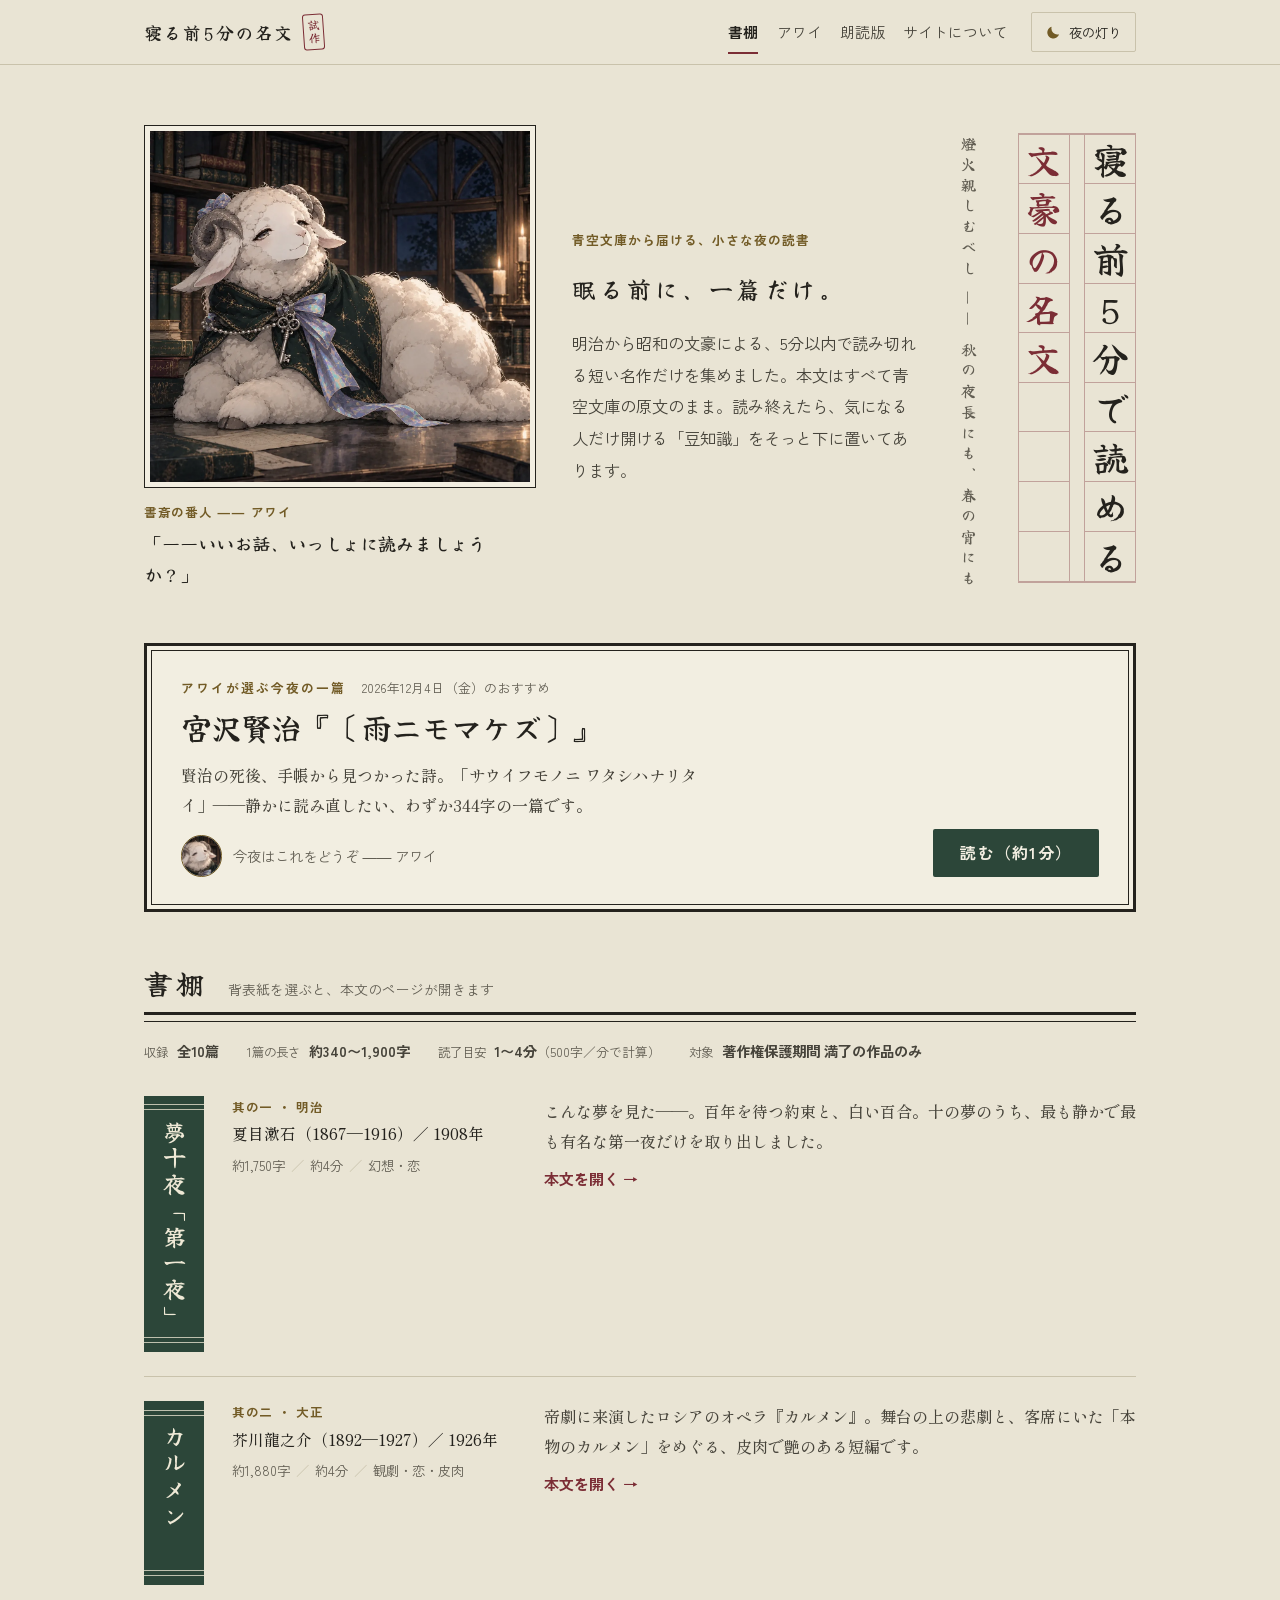
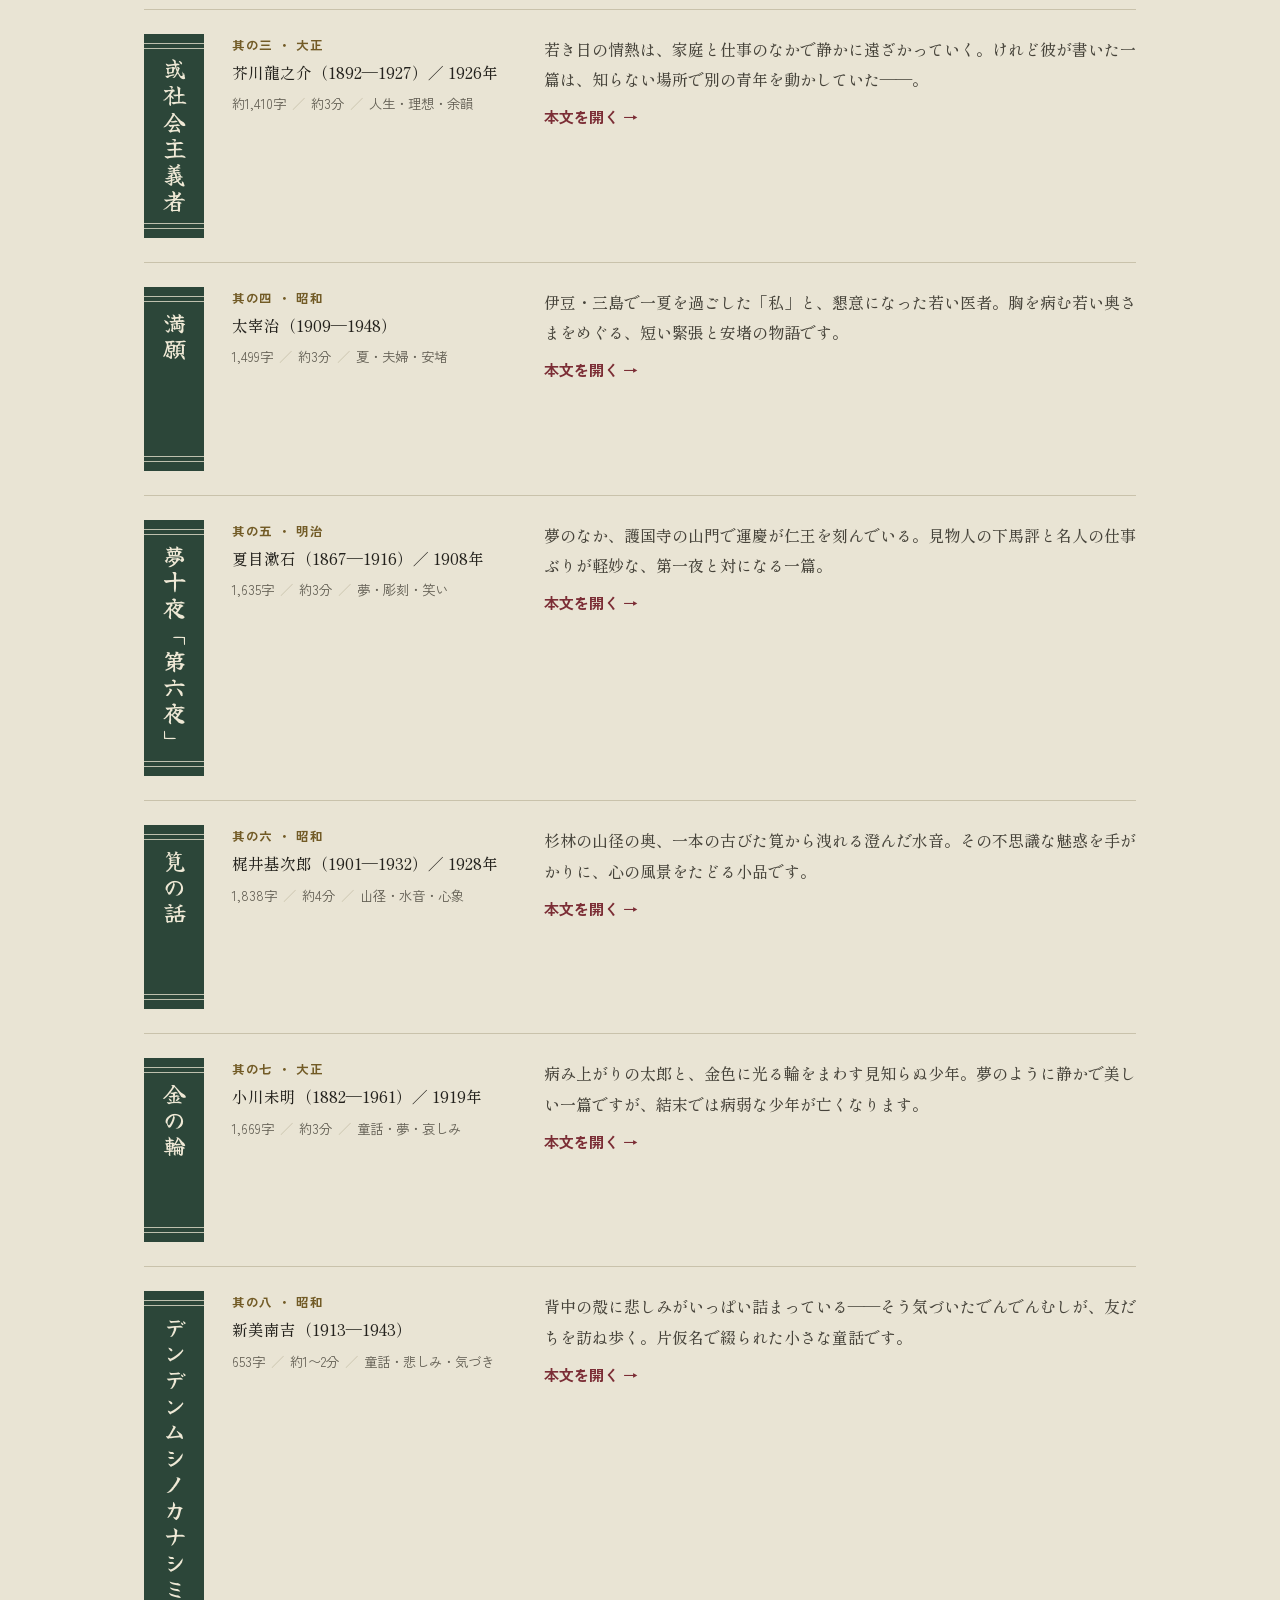
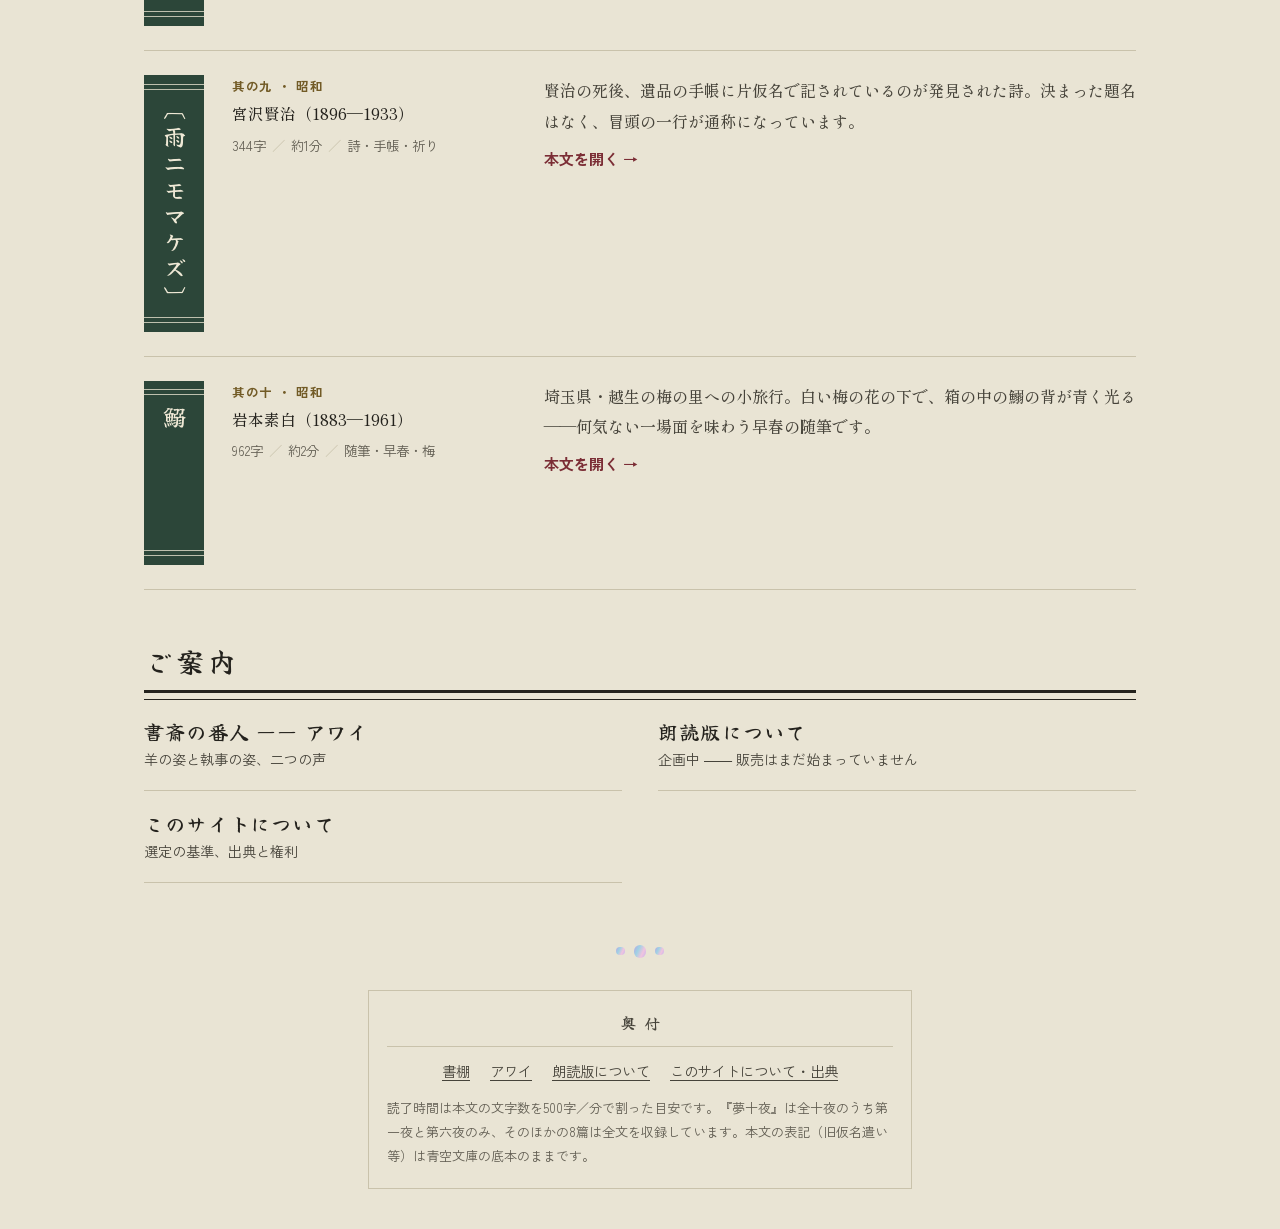
<file: index.html>
<!doctype html>
<html lang="ja">
<head>
<meta charset="utf-8">
<meta name="viewport" content="width=device-width, initial-scale=1, viewport-fit=cover">
<title>寝る前5分で読める文豪の名文</title>
<meta name="description" content="眠る前に、一篇だけ。明治から昭和の文豪による、5分以内で読み切れる短い名作を集めました。">
<link rel="icon" href="assets/favicon.svg" type="image/svg+xml">
<link rel="preconnect" href="https://fonts.googleapis.com">
<link rel="preconnect" href="https://fonts.gstatic.com" crossorigin>
<link rel="stylesheet" href="https://fonts.googleapis.com/css2?family=Shippori+Mincho:wght@500;700&family=Yuji+Syuku&family=Zen+Kaku+Gothic+New:wght@400;500;700&display=swap">
<link rel="stylesheet" href="assets/style.css">
<script>document.documentElement.lang='ja';try{var t=localStorage.getItem('nemae5-theme');if(t==='dark'||t==='light'){document.documentElement.setAttribute('data-theme',t);}var s=localStorage.getItem('nemae5-size');if(s&&!isNaN(parseFloat(s))){document.documentElement.style.setProperty('--read-size',parseFloat(s)+'rem');}}catch(e){}</script>
</head>
<body>
<header class="bar"><div class="wrap bar-in"><a class="brand" href="index.html">寝る前5分の名文<span class="seal">試作</span></a><nav class="nav" aria-label="サイト内の案内"><a href="index.html" aria-current="page">書棚</a><a href="awai.html">アワイ</a><a href="audio.html">朗読版</a><a href="about.html">サイトについて</a></nav><button class="theme" id="themeBtn" type="button"><svg class="i-moon" viewBox="0 0 24 24" aria-hidden="true"><path fill="currentColor" d="M20 14.5A8.5 8.5 0 0 1 9.5 4a8.5 8.5 0 1 0 10.5 10.5z"/></svg><svg class="i-sun" viewBox="0 0 24 24" aria-hidden="true"><circle cx="12" cy="12" r="4.5" fill="currentColor"/><path fill="none" stroke="currentColor" stroke-width="2" stroke-linecap="round" d="M12 2v3M12 19v3M2 12h3M19 12h3M4.9 4.9 7 7M17 17l2.1 2.1M4.9 19.1 7 17M17 7l2.1-2.1"/></svg><span id="themeLbl">夜の灯り</span></button></div></header>
<main>
<section class="tobira"><div class="wrap tobira-in"><h1 class="genko" aria-label="寝る前5分で読める文豪の名文"><span class="col" aria-hidden="true"><span>寝</span><span>る</span><span>前</span><span>5</span><span>分</span><span>で</span><span>読</span><span>め</span><span>る</span></span><span class="col em" aria-hidden="true"><span>文</span><span>豪</span><span>の</span><span>名</span><span>文</span><span></span><span></span><span></span><span></span></span></h1><p class="soe" aria-hidden="true">燈火親しむべし ―― 秋の夜長にも、春の宵にも</p><div class="tobira-text"><p class="kicker">青空文庫から届ける、小さな夜の読書</p><p class="tagline">眠る前に、一篇だけ。</p><p class="lead">明治から昭和の文豪による、5分以内で読み切れる短い名作だけを集めました。本文はすべて青空文庫の原文のまま。読み終えたら、気になる人だけ開ける「豆知識」をそっと下に置いてあります。</p></div><figure class="awai-greet"><a class="frame" href="awai.html" style="display:block"><img src="assets/awai-sheep.webp" alt="書斎にいる羊のアワイ。星柄の深緑のマントをまとい、銀の鍵と虹色のリボンをつけている" width="1200" height="1107"></a><figcaption><span class="awai-name">書斎の番人 ―― アワイ</span><span class="awai-line">「――いいお話、いっしょに読みましょうか？」</span></figcaption></figure></div></section>
<div class="wrap">
<a class="tonight" id="tonightLink" href="yume.html"><span><span class="t-label">アワイが選ぶ今夜の一篇<span class="t-date" id="tonightDate"></span></span><span class="t-title" id="tonightTitle">夏目漱石『夢十夜』より「第一夜」</span><span class="t-desc" id="tonightDesc">「百年待っていて下さい」――死にゆく女と、墓の傍らで待ち続ける「自分」。夢そのもののような一篇で、眠りへの境目にいちばん似合います。</span><span class="t-from"><img class="awai-cut" src="assets/awai-sheep-face.webp" alt="" width="192" height="192">今夜はこれをどうぞ ―― アワイ</span></span><span class="btn" id="tonightBtn">読む（約4分）</span></a>
<section class="sec" id="shelf"><div class="sec-head"><h2>書棚</h2><p>背表紙を選ぶと、本文のページが開きます</p></div><dl class="facts"><div><dt>収録</dt><dd>全10篇</dd></div><div><dt>1篇の長さ</dt><dd>約340〜1,900字</dd></div><div><dt>読了目安</dt><dd>1〜4分<small>（500字／分で計算）</small></dd></div><div><dt>対象</dt><dd>著作権保護期間 満了の作品のみ</dd></div></dl><ol class="shelf"><li><a class="book" href="yume.html"><span class="spine"><span class="s-title">夢十夜「第一夜」</span></span><span class="b-body"><span class="b-meta"><span class="no">其の一 ・ 明治</span><span class="b-author">夏目漱石（1867―1916）／ 1908年</span><span class="specs"><span>約1,750字</span><span>約4分</span><span>幻想・恋</span></span></span><span class="b-text"><span class="b-desc">こんな夢を見た――。百年を待つ約束と、白い百合。十の夢のうち、最も静かで最も有名な第一夜だけを取り出しました。</span><span class="b-go">本文を開く →</span></span></span></a></li><li><a class="book" href="carmen.html"><span class="spine"><span class="s-title">カルメン</span></span><span class="b-body"><span class="b-meta"><span class="no">其の二 ・ 大正</span><span class="b-author">芥川龍之介（1892―1927）／ 1926年</span><span class="specs"><span>約1,880字</span><span>約4分</span><span>観劇・恋・皮肉</span></span></span><span class="b-text"><span class="b-desc">帝劇に来演したロシアのオペラ『カルメン』。舞台の上の悲劇と、客席にいた「本物のカルメン」をめぐる、皮肉で艶のある短編です。</span><span class="b-go">本文を開く →</span></span></span></a></li><li><a class="book" href="shakai.html"><span class="spine"><span class="s-title">或社会主義者</span></span><span class="b-body"><span class="b-meta"><span class="no">其の三 ・ 大正</span><span class="b-author">芥川龍之介（1892―1927）／ 1926年</span><span class="specs"><span>約1,410字</span><span>約3分</span><span>人生・理想・余韻</span></span></span><span class="b-text"><span class="b-desc">若き日の情熱は、家庭と仕事のなかで静かに遠ざかっていく。けれど彼が書いた一篇は、知らない場所で別の青年を動かしていた――。</span><span class="b-go">本文を開く →</span></span></span></a></li><li><a class="book" href="mangan.html"><span class="spine"><span class="s-title">満願</span></span><span class="b-body"><span class="b-meta"><span class="no">其の四 ・ 昭和</span><span class="b-author">太宰治（1909―1948）</span><span class="specs"><span>1,499字</span><span>約3分</span><span>夏・夫婦・安堵</span></span></span><span class="b-text"><span class="b-desc">伊豆・三島で一夏を過ごした「私」と、懇意になった若い医者。胸を病む若い奥さまをめぐる、短い緊張と安堵の物語です。</span><span class="b-go">本文を開く →</span></span></span></a></li><li><a class="book" href="yume6.html"><span class="spine"><span class="s-title">夢十夜「第六夜」</span></span><span class="b-body"><span class="b-meta"><span class="no">其の五 ・ 明治</span><span class="b-author">夏目漱石（1867―1916）／ 1908年</span><span class="specs"><span>1,635字</span><span>約3分</span><span>夢・彫刻・笑い</span></span></span><span class="b-text"><span class="b-desc">夢のなか、護国寺の山門で運慶が仁王を刻んでいる。見物人の下馬評と名人の仕事ぶりが軽妙な、第一夜と対になる一篇。</span><span class="b-go">本文を開く →</span></span></span></a></li><li><a class="book" href="kakei.html"><span class="spine"><span class="s-title">筧の話</span></span><span class="b-body"><span class="b-meta"><span class="no">其の六 ・ 昭和</span><span class="b-author">梶井基次郎（1901―1932）／ 1928年</span><span class="specs"><span>1,838字</span><span>約4分</span><span>山径・水音・心象</span></span></span><span class="b-text"><span class="b-desc">杉林の山径の奥、一本の古びた筧から洩れる澄んだ水音。その不思議な魅惑を手がかりに、心の風景をたどる小品です。</span><span class="b-go">本文を開く →</span></span></span></a></li><li><a class="book" href="kinwa.html"><span class="spine"><span class="s-title">金の輪</span></span><span class="b-body"><span class="b-meta"><span class="no">其の七 ・ 大正</span><span class="b-author">小川未明（1882―1961）／ 1919年</span><span class="specs"><span>1,669字</span><span>約3分</span><span>童話・夢・哀しみ</span></span></span><span class="b-text"><span class="b-desc">病み上がりの太郎と、金色に光る輪をまわす見知らぬ少年。夢のように静かで美しい一篇ですが、結末では病弱な少年が亡くなります。</span><span class="b-go">本文を開く →</span></span></span></a></li><li><a class="book" href="denden.html"><span class="spine"><span class="s-title">デンデンムシノカナシミ</span></span><span class="b-body"><span class="b-meta"><span class="no">其の八 ・ 昭和</span><span class="b-author">新美南吉（1913―1943）</span><span class="specs"><span>653字</span><span>約1〜2分</span><span>童話・悲しみ・気づき</span></span></span><span class="b-text"><span class="b-desc">背中の殻に悲しみがいっぱい詰まっている――そう気づいたでんでんむしが、友だちを訪ね歩く。片仮名で綴られた小さな童話です。</span><span class="b-go">本文を開く →</span></span></span></a></li><li><a class="book" href="ame.html"><span class="spine"><span class="s-title">〔雨ニモマケズ〕</span></span><span class="b-body"><span class="b-meta"><span class="no">其の九 ・ 昭和</span><span class="b-author">宮沢賢治（1896―1933）</span><span class="specs"><span>344字</span><span>約1分</span><span>詩・手帳・祈り</span></span></span><span class="b-text"><span class="b-desc">賢治の死後、遺品の手帳に片仮名で記されているのが発見された詩。決まった題名はなく、冒頭の一行が通称になっています。</span><span class="b-go">本文を開く →</span></span></span></a></li><li><a class="book" href="iwashi.html"><span class="spine"><span class="s-title">鰯</span></span><span class="b-body"><span class="b-meta"><span class="no">其の十 ・ 昭和</span><span class="b-author">岩本素白（1883―1961）</span><span class="specs"><span>962字</span><span>約2分</span><span>随筆・早春・梅</span></span></span><span class="b-text"><span class="b-desc">埼玉県・越生の梅の里への小旅行。白い梅の花の下で、箱の中の鰯の背が青く光る――何気ない一場面を味わう早春の随筆です。</span><span class="b-go">本文を開く →</span></span></span></a></li></ol></section>
<section class="sec"><div class="sec-head"><h2>ご案内</h2></div><div class="more"><a href="awai.html"><b>書斎の番人 ―― アワイ</b><span>羊の姿と執事の姿、二つの声</span></a><a href="audio.html"><b>朗読版について</b><span>企画中 ―― 販売はまだ始まっていません</span></a><a href="about.html"><b>このサイトについて</b><span>選定の基準、出典と権利</span></a></div></section>
</div>
</main>
<footer class="foot"><div class="wrap"><div class="tama" aria-hidden="true"><i></i><i></i><i></i></div><div class="okuzuke" style="margin-top:2rem"><h2>奥付</h2><nav aria-label="フッター"><a href="index.html">書棚</a><a href="awai.html">アワイ</a><a href="audio.html">朗読版について</a><a href="about.html">このサイトについて・出典</a></nav><p>読了時間は本文の文字数を500字／分で割った目安です。『夢十夜』は全十夜のうち第一夜と第六夜のみ、そのほかの8篇は全文を収録しています。本文の表記（旧仮名遣い等）は青空文庫の底本のままです。</p></div></div></footer>
<script src="assets/site.js"></script>
</body>
</html>
</file>
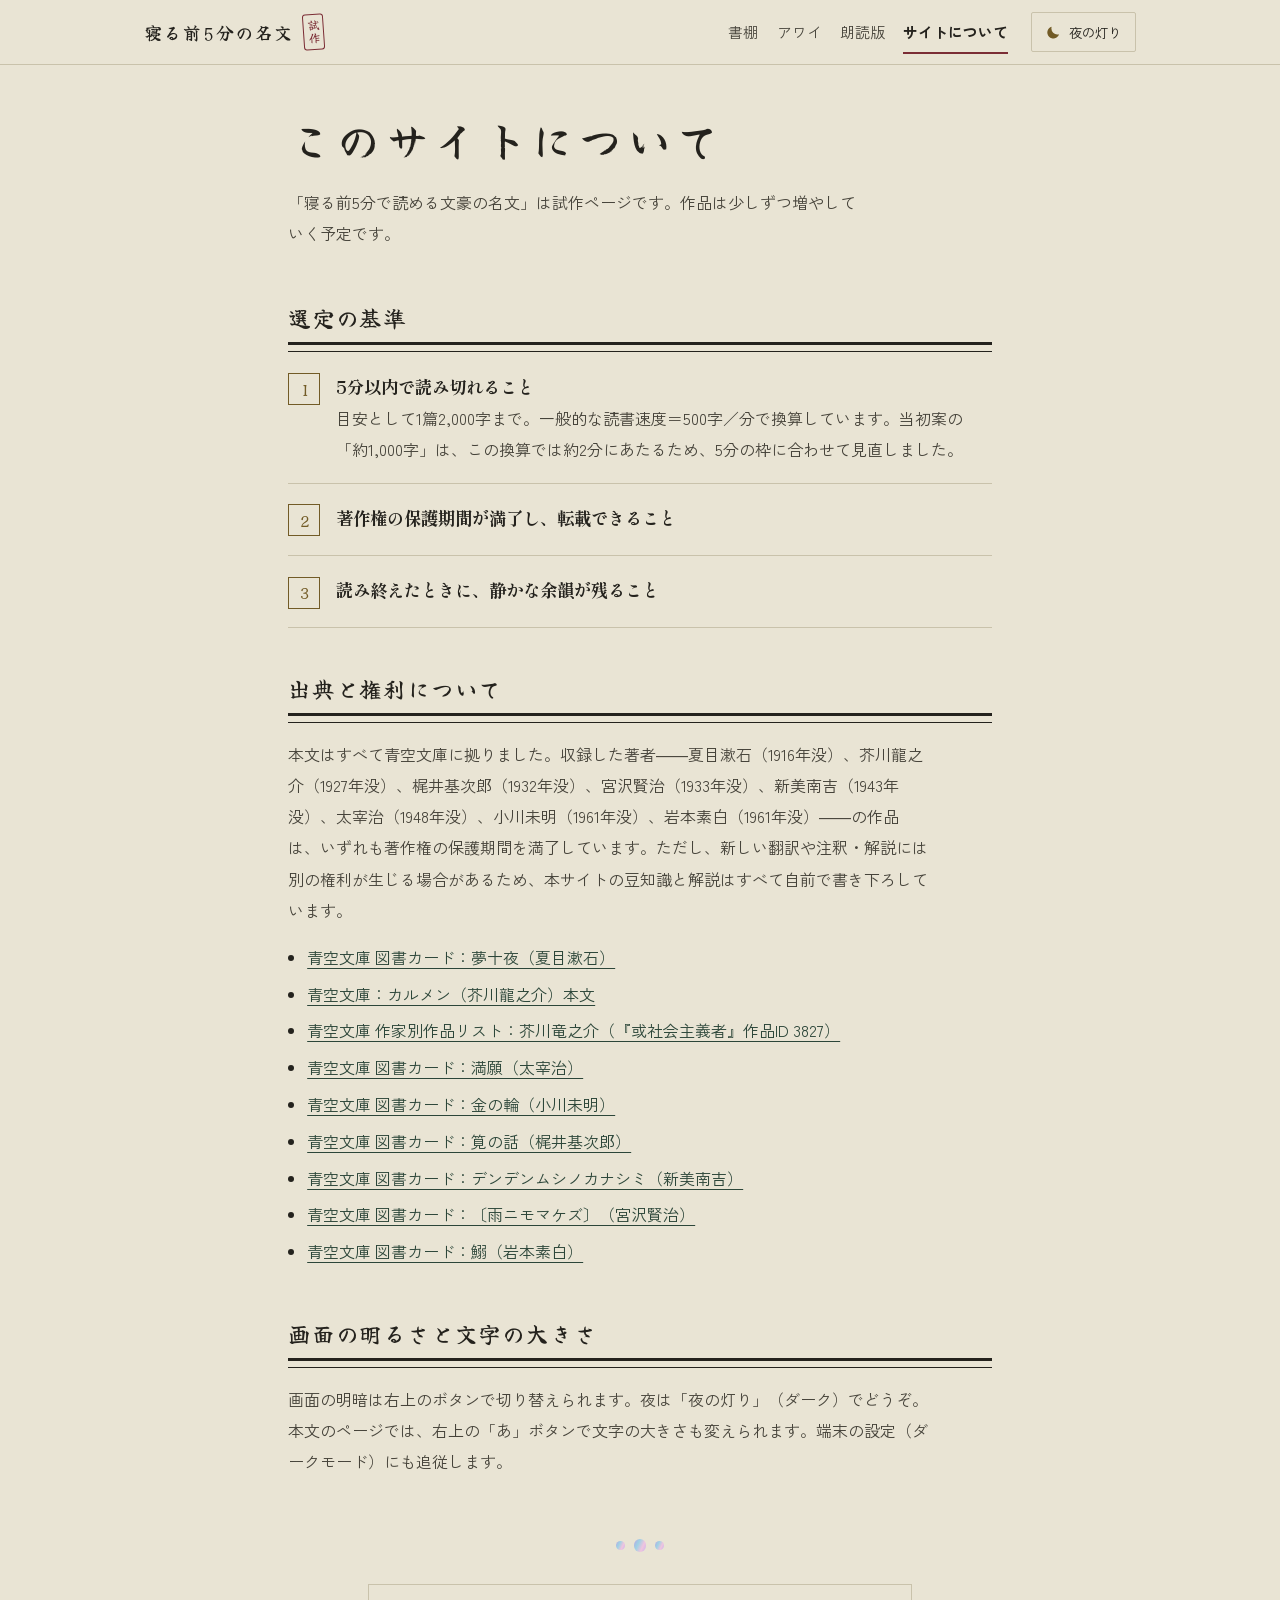
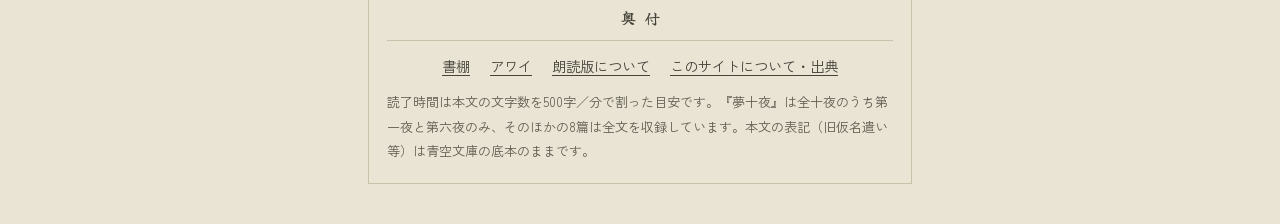
<file: about.html>
<!doctype html>
<html lang="ja">
<head>
<meta charset="utf-8">
<meta name="viewport" content="width=device-width, initial-scale=1, viewport-fit=cover">
<title>このサイトについて｜寝る前5分の名文</title>
<meta name="description" content="作品の選定基準、出典と権利について。">
<link rel="icon" href="assets/favicon.svg" type="image/svg+xml">
<link rel="preconnect" href="https://fonts.googleapis.com">
<link rel="preconnect" href="https://fonts.gstatic.com" crossorigin>
<link rel="stylesheet" href="https://fonts.googleapis.com/css2?family=Shippori+Mincho:wght@500;700&family=Yuji+Syuku&family=Zen+Kaku+Gothic+New:wght@400;500;700&display=swap">
<link rel="stylesheet" href="assets/style.css">
<script>document.documentElement.lang='ja';try{var t=localStorage.getItem('nemae5-theme');if(t==='dark'||t==='light'){document.documentElement.setAttribute('data-theme',t);}var s=localStorage.getItem('nemae5-size');if(s&&!isNaN(parseFloat(s))){document.documentElement.style.setProperty('--read-size',parseFloat(s)+'rem');}}catch(e){}</script>
</head>
<body>
<header class="bar"><div class="wrap bar-in"><a class="brand" href="index.html">寝る前5分の名文<span class="seal">試作</span></a><nav class="nav" aria-label="サイト内の案内"><a href="index.html">書棚</a><a href="awai.html">アワイ</a><a href="audio.html">朗読版</a><a href="about.html" aria-current="page">サイトについて</a></nav><button class="theme" id="themeBtn" type="button"><svg class="i-moon" viewBox="0 0 24 24" aria-hidden="true"><path fill="currentColor" d="M20 14.5A8.5 8.5 0 0 1 9.5 4a8.5 8.5 0 1 0 10.5 10.5z"/></svg><svg class="i-sun" viewBox="0 0 24 24" aria-hidden="true"><circle cx="12" cy="12" r="4.5" fill="currentColor"/><path fill="none" stroke="currentColor" stroke-width="2" stroke-linecap="round" d="M12 2v3M12 19v3M2 12h3M19 12h3M4.9 4.9 7 7M17 17l2.1 2.1M4.9 19.1 7 17M17 7l2.1-2.1"/></svg><span id="themeLbl">夜の灯り</span></button></div></header>
<main class="wrap narrow">
<header class="page-head"><h1>このサイトについて</h1><p class="lead">「寝る前5分で読める文豪の名文」は試作ページです。作品は少しずつ増やしていく予定です。</p></header>
<section class="block"><h2>選定の基準</h2><ol class="steps"><li><span class="n">1</span><div><b>5分以内で読み切れること</b><br>目安として1篇2,000字まで。一般的な読書速度＝500字／分で換算しています。当初案の「約1,000字」は、この換算では約2分にあたるため、5分の枠に合わせて見直しました。</div></li><li><span class="n">2</span><div><b>著作権の保護期間が満了し、転載できること</b></div></li><li><span class="n">3</span><div><b>読み終えたときに、静かな余韻が残ること</b></div></li></ol></section>
<section class="block"><h2>出典と権利について</h2><p>本文はすべて青空文庫に拠りました。収録した著者――夏目漱石（1916年没）、芥川龍之介（1927年没）、梶井基次郎（1932年没）、宮沢賢治（1933年没）、新美南吉（1943年没）、太宰治（1948年没）、小川未明（1961年没）、岩本素白（1961年没）――の作品は、いずれも著作権の保護期間を満了しています。ただし、新しい翻訳や注釈・解説には別の権利が生じる場合があるため、本サイトの豆知識と解説はすべて自前で書き下ろしています。</p><ul class="links">
<li><a href="https://www.aozora.gr.jp/cards/000148/card799.html" target="_blank" rel="noopener">青空文庫 図書カード：夢十夜（夏目漱石）</a></li>
<li><a href="https://www.aozora.gr.jp/cards/000879/files/29_15178.html" target="_blank" rel="noopener">青空文庫：カルメン（芥川龍之介）本文</a></li>
<li><a href="https://www.aozora.gr.jp/index_pages/person879.html" target="_blank" rel="noopener">青空文庫 作家別作品リスト：芥川竜之介（『或社会主義者』作品ID 3827）</a></li>
<li><a href="https://www.aozora.gr.jp/cards/000035/card1564.html" target="_blank" rel="noopener">青空文庫 図書カード：満願（太宰治）</a></li>
<li><a href="https://www.aozora.gr.jp/cards/001475/card54408.html" target="_blank" rel="noopener">青空文庫 図書カード：金の輪（小川未明）</a></li>
<li><a href="https://www.aozora.gr.jp/cards/000074/card420.html" target="_blank" rel="noopener">青空文庫 図書カード：筧の話（梶井基次郎）</a></li>
<li><a href="https://www.aozora.gr.jp/cards/000121/card43403.html" target="_blank" rel="noopener">青空文庫 図書カード：デンデンムシノカナシミ（新美南吉）</a></li>
<li><a href="https://www.aozora.gr.jp/cards/000081/card45630.html" target="_blank" rel="noopener">青空文庫 図書カード：〔雨ニモマケズ〕（宮沢賢治）</a></li>
<li><a href="https://www.aozora.gr.jp/cards/001534/card52197.html" target="_blank" rel="noopener">青空文庫 図書カード：鰯（岩本素白）</a></li>
</ul></section>
<section class="block"><h2>画面の明るさと文字の大きさ</h2><p>画面の明暗は右上のボタンで切り替えられます。夜は「夜の灯り」（ダーク）でどうぞ。本文のページでは、右上の「あ」ボタンで文字の大きさも変えられます。端末の設定（ダークモード）にも追従します。</p></section>
</main>
<footer class="foot"><div class="wrap"><div class="tama" aria-hidden="true"><i></i><i></i><i></i></div><div class="okuzuke" style="margin-top:2rem"><h2>奥付</h2><nav aria-label="フッター"><a href="index.html">書棚</a><a href="awai.html">アワイ</a><a href="audio.html">朗読版について</a><a href="about.html">このサイトについて・出典</a></nav><p>読了時間は本文の文字数を500字／分で割った目安です。『夢十夜』は全十夜のうち第一夜と第六夜のみ、そのほかの8篇は全文を収録しています。本文の表記（旧仮名遣い等）は青空文庫の底本のままです。</p></div></div></footer>
<script src="assets/site.js"></script>
</body>
</html>
</file>
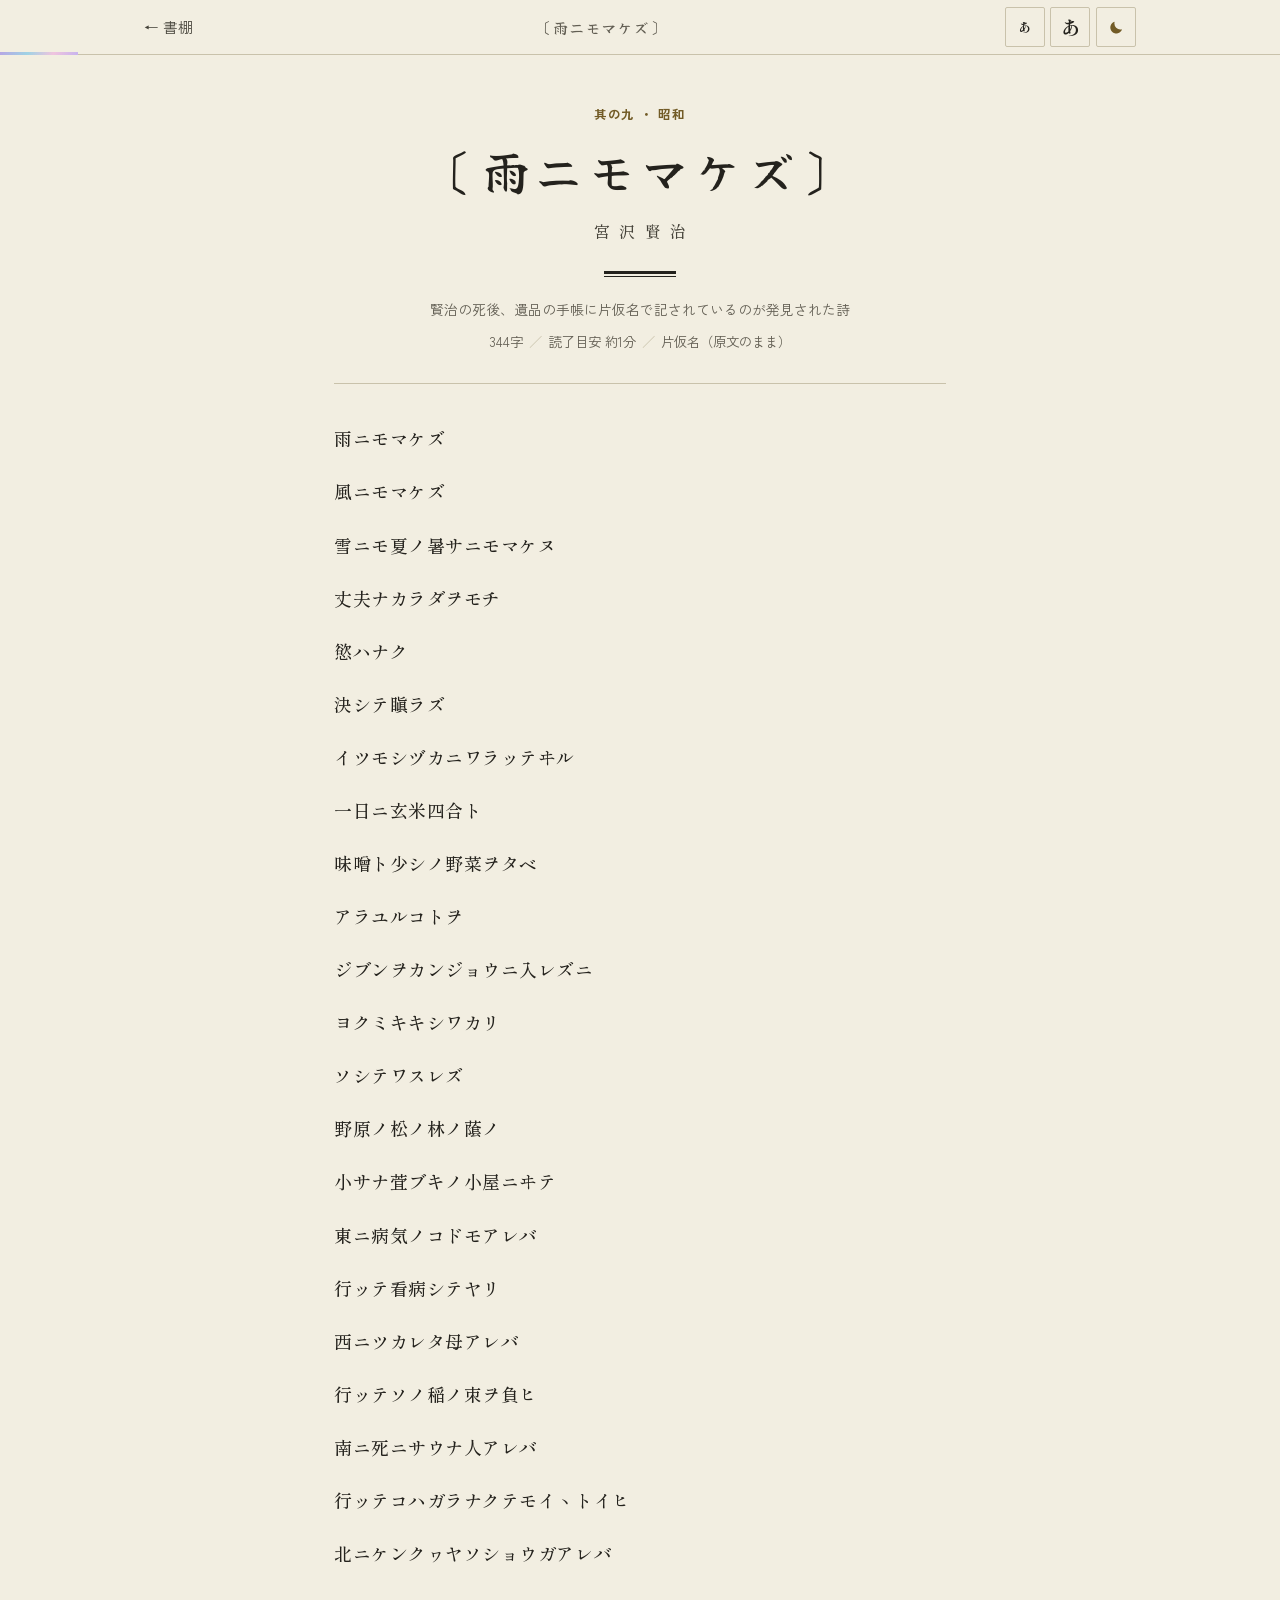
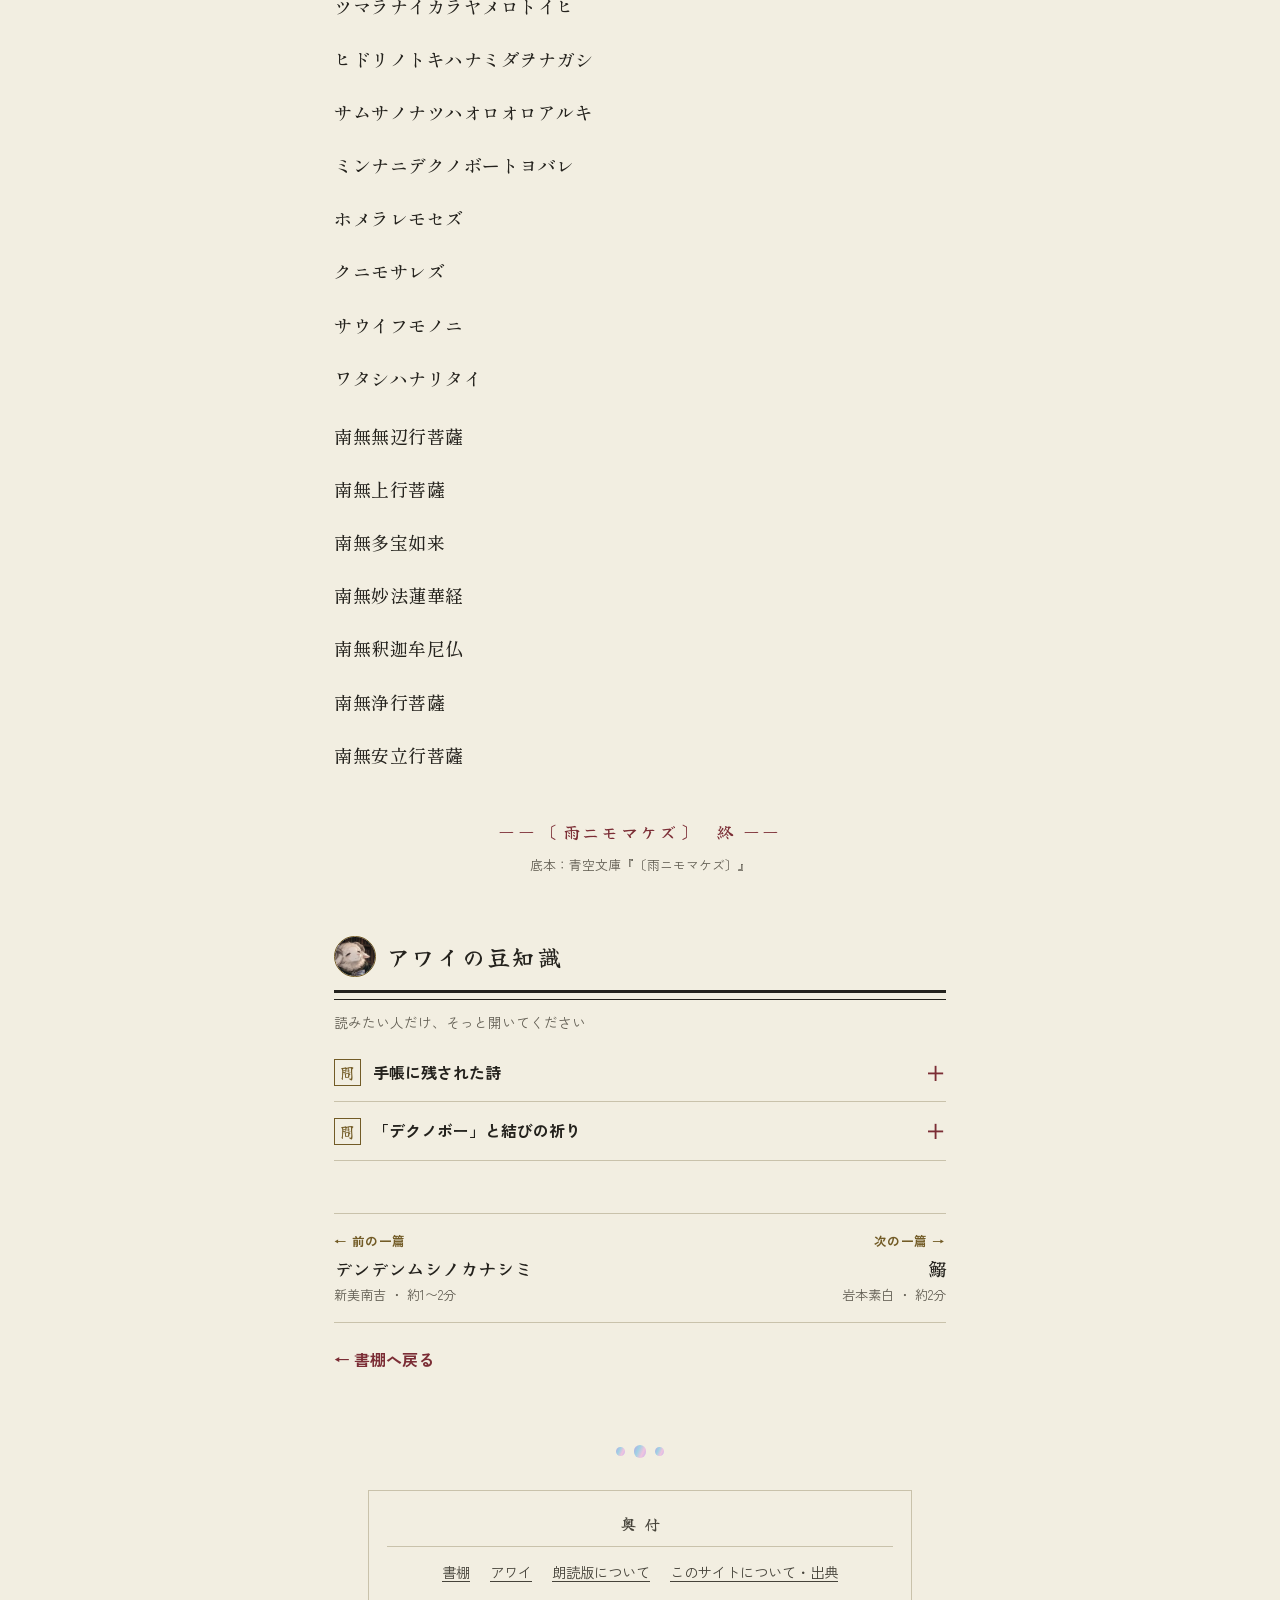
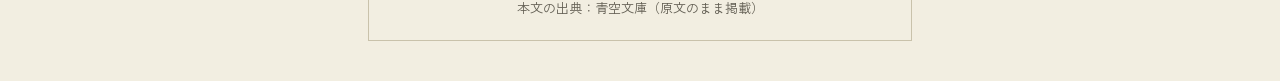
<file: ame.html>
<!doctype html>
<html lang="ja">
<head>
<meta charset="utf-8">
<meta name="viewport" content="width=device-width, initial-scale=1, viewport-fit=cover">
<title>〔雨ニモマケズ〕｜寝る前5分の名文</title>
<meta name="description" content="宮沢賢治「〔雨ニモマケズ〕」を読む。約1分。">
<link rel="icon" href="assets/favicon.svg" type="image/svg+xml">
<link rel="preconnect" href="https://fonts.googleapis.com">
<link rel="preconnect" href="https://fonts.gstatic.com" crossorigin>
<link rel="stylesheet" href="https://fonts.googleapis.com/css2?family=Shippori+Mincho:wght@500;700&family=Yuji+Syuku&family=Zen+Kaku+Gothic+New:wght@400;500;700&display=swap">
<link rel="stylesheet" href="assets/style.css">
<script>document.documentElement.lang='ja';try{var t=localStorage.getItem('nemae5-theme');if(t==='dark'||t==='light'){document.documentElement.setAttribute('data-theme',t);}var s=localStorage.getItem('nemae5-size');if(s&&!isNaN(parseFloat(s))){document.documentElement.style.setProperty('--read-size',parseFloat(s)+'rem');}}catch(e){}</script>
</head>
<body class="reading">
<header class="bar reading"><div class="wrap bar-in"><a class="back" href="index.html#shelf">← 書棚</a><span class="bar-title">〔雨ニモマケズ〕</span><span class="tools"><button class="sz minus" id="fontMinus" type="button" aria-label="文字を小さく">あ</button><button class="sz plus" id="fontPlus" type="button" aria-label="文字を大きく">あ</button><button class="theme icon" id="themeBtn" type="button"><svg class="i-moon" viewBox="0 0 24 24" aria-hidden="true"><path fill="currentColor" d="M20 14.5A8.5 8.5 0 0 1 9.5 4a8.5 8.5 0 1 0 10.5 10.5z"/></svg><svg class="i-sun" viewBox="0 0 24 24" aria-hidden="true"><circle cx="12" cy="12" r="4.5" fill="currentColor"/><path fill="none" stroke="currentColor" stroke-width="2" stroke-linecap="round" d="M12 2v3M12 19v3M2 12h3M19 12h3M4.9 4.9 7 7M17 17l2.1 2.1M4.9 19.1 7 17M17 7l2.1-2.1"/></svg></button></span></div><div id="progress"></div></header>
<main class="wrap sheet">
<article>
<header class="work-head"><span class="no">其の九 ・ 昭和</span><h1>〔雨ニモマケズ〕</h1><p class="w-author">宮沢賢治</p><span class="kazari"></span><p class="w-sub">賢治の死後、遺品の手帳に片仮名で記されているのが発見された詩</p><p class="specs"><span>344字</span><span>読了目安 約1分</span><span>片仮名（原文のまま）</span></p></header>
<div class="honbun" id="honbun">
<p class="kaiwa">雨ニモマケズ</p>
<p class="kaiwa">風ニモマケズ</p>
<p class="kaiwa">雪ニモ夏ノ暑サニモマケヌ</p>
<p class="kaiwa">丈夫ナカラダヲモチ</p>
<p class="kaiwa">慾ハナク</p>
<p class="kaiwa">決シテ瞋ラズ</p>
<p class="kaiwa">イツモシヅカニワラッテヰル</p>
<p class="kaiwa">一日ニ玄米四合ト</p>
<p class="kaiwa">味噌ト少シノ野菜ヲタベ</p>
<p class="kaiwa">アラユルコトヲ</p>
<p class="kaiwa">ジブンヲカンジョウニ入レズニ</p>
<p class="kaiwa">ヨクミキキシワカリ</p>
<p class="kaiwa">ソシテワスレズ</p>
<p class="kaiwa">野原ノ松ノ林ノ䕃ノ</p>
<p class="kaiwa">小サナ萓ブキノ小屋ニヰテ</p>
<p class="kaiwa">東ニ病気ノコドモアレバ</p>
<p class="kaiwa">行ッテ看病シテヤリ</p>
<p class="kaiwa">西ニツカレタ母アレバ</p>
<p class="kaiwa">行ッテソノ稲ノ朿ヲ負ヒ</p>
<p class="kaiwa">南ニ死ニサウナ人アレバ</p>
<p class="kaiwa">行ッテコハガラナクテモイヽトイヒ</p>
<p class="kaiwa">北ニケンクヮヤソショウガアレバ</p>
<p class="kaiwa">ツマラナイカラヤメロトイヒ</p>
<p class="kaiwa">ヒドリノトキハナミダヲナガシ</p>
<p class="kaiwa">サムサノナツハオロオロアルキ</p>
<p class="kaiwa">ミンナニデクノボートヨバレ</p>
<p class="kaiwa">ホメラレモセズ</p>
<p class="kaiwa">クニモサレズ</p>
<p class="kaiwa">サウイフモノニ</p>
<p class="kaiwa">ワタシハナリタイ</p>
<p class="kaiwa" style="margin-top:1.2em">南無無辺行菩薩</p>
<p class="kaiwa">南無上行菩薩</p>
<p class="kaiwa">南無多宝如来</p>
<p class="kaiwa">南無妙法蓮華経</p>
<p class="kaiwa">南無釈迦牟尼仏</p>
<p class="kaiwa">南無浄行菩薩</p>
<p class="kaiwa">南無安立行菩薩</p>
</div>
<p class="fin">―― 〔雨ニモマケズ〕　終 ――</p><p class="teihon">底本：青空文庫『〔雨ニモマケズ〕』</p>
</article>
<section class="trivia"><h2><img class="awai-cut" src="assets/awai-sheep-face.webp" alt="" width="192" height="192">アワイの豆知識</h2><p class="hint">読みたい人だけ、そっと開いてください</p>
<details>
<summary><span class="q">問</span>手帳に残された詩<span class="mark">＋</span></summary>
<div class="inner">
<p>宮沢賢治（1896―1933）の死後、遺品の手帳に片仮名で記されているのが発見された詩で、生前は発表されませんでした。決まった題名はなく、冒頭の一行が通称として使われています。青空文庫でも〔雨ニモマケズ〕と括弧付きで登録されています。</p>
</div>
</details>
<details>
<summary><span class="q">問</span>「デクノボー」と結びの祈り<span class="mark">＋</span></summary>
<div class="inner">
<p>「デクノボー（木偶の坊）」は、本来は役に立たない人への呼び名です。褒められもせず、苦にもされず、それでも人のために動き回る――賢治は「そういうものに私はなりたい」と結びます。末尾の菩薩や仏の名は、法華経への祈りの言葉です。</p>
</div>
</details>
</section>
<nav class="next" aria-label="前後の作品"><div class="pn"><a href="denden.html"><small>← 前の一篇</small><b>デンデンムシノカナシミ</b><span>新美南吉 ・ 約1〜2分</span></a><a class="nx" href="iwashi.html"><small>次の一篇 →</small><b>鰯</b><span>岩本素白 ・ 約2分</span></a></div><a class="to-shelf" href="index.html#shelf">← 書棚へ戻る</a></nav>
</main>
<footer class="foot"><div class="wrap"><div class="tama" aria-hidden="true"><i></i><i></i><i></i></div><div class="okuzuke" style="margin-top:2rem"><h2>奥付</h2><nav aria-label="フッター"><a href="index.html">書棚</a><a href="awai.html">アワイ</a><a href="audio.html">朗読版について</a><a href="about.html">このサイトについて・出典</a></nav><p style="text-align:center">本文の出典：青空文庫（原文のまま掲載）</p></div></div></footer>
<script src="assets/site.js"></script>
</body>
</html>
</file>
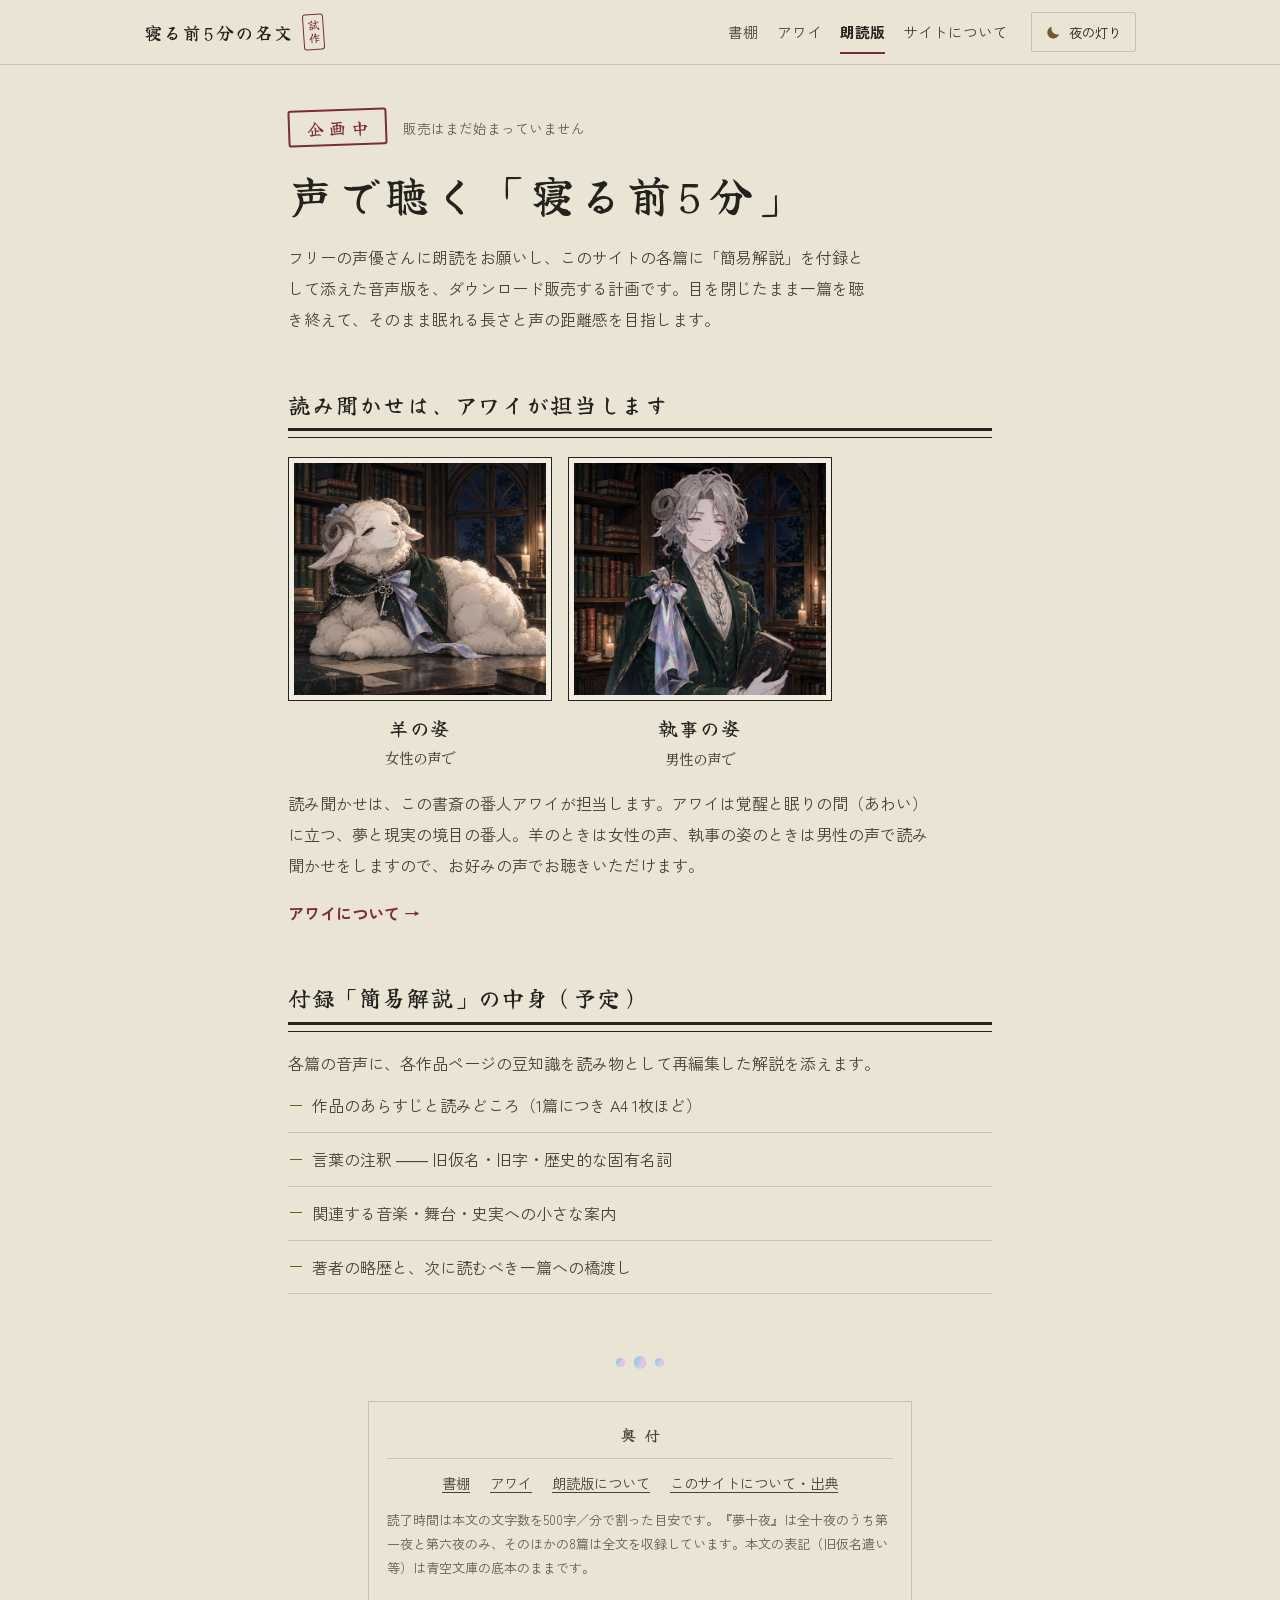
<file: audio.html>
<!doctype html>
<html lang="ja">
<head>
<meta charset="utf-8">
<meta name="viewport" content="width=device-width, initial-scale=1, viewport-fit=cover">
<title>朗読版について｜寝る前5分の名文</title>
<meta name="description" content="朗読音声の販売計画（企画中）。読み聞かせはアワイが担当します。">
<link rel="icon" href="assets/favicon.svg" type="image/svg+xml">
<link rel="preconnect" href="https://fonts.googleapis.com">
<link rel="preconnect" href="https://fonts.gstatic.com" crossorigin>
<link rel="stylesheet" href="https://fonts.googleapis.com/css2?family=Shippori+Mincho:wght@500;700&family=Yuji+Syuku&family=Zen+Kaku+Gothic+New:wght@400;500;700&display=swap">
<link rel="stylesheet" href="assets/style.css">
<script>document.documentElement.lang='ja';try{var t=localStorage.getItem('nemae5-theme');if(t==='dark'||t==='light'){document.documentElement.setAttribute('data-theme',t);}var s=localStorage.getItem('nemae5-size');if(s&&!isNaN(parseFloat(s))){document.documentElement.style.setProperty('--read-size',parseFloat(s)+'rem');}}catch(e){}</script>
</head>
<body>
<header class="bar"><div class="wrap bar-in"><a class="brand" href="index.html">寝る前5分の名文<span class="seal">試作</span></a><nav class="nav" aria-label="サイト内の案内"><a href="index.html">書棚</a><a href="awai.html">アワイ</a><a href="audio.html" aria-current="page">朗読版</a><a href="about.html">サイトについて</a></nav><button class="theme" id="themeBtn" type="button"><svg class="i-moon" viewBox="0 0 24 24" aria-hidden="true"><path fill="currentColor" d="M20 14.5A8.5 8.5 0 0 1 9.5 4a8.5 8.5 0 1 0 10.5 10.5z"/></svg><svg class="i-sun" viewBox="0 0 24 24" aria-hidden="true"><circle cx="12" cy="12" r="4.5" fill="currentColor"/><path fill="none" stroke="currentColor" stroke-width="2" stroke-linecap="round" d="M12 2v3M12 19v3M2 12h3M19 12h3M4.9 4.9 7 7M17 17l2.1 2.1M4.9 19.1 7 17M17 7l2.1-2.1"/></svg><span id="themeLbl">夜の灯り</span></button></div></header>
<main class="wrap narrow">
<header class="page-head"><div class="stamp-row"><span class="stamp">企画中</span><span class="status-note">販売はまだ始まっていません</span></div><h1>声で聴く「寝る前5分」</h1><p class="lead">フリーの声優さんに朗読をお願いし、このサイトの各篇に「簡易解説」を付録として添えた音声版を、ダウンロード販売する計画です。目を閉じたまま一篇を聴き終えて、そのまま眠れる長さと声の距離感を目指します。</p></header>
<section class="block"><h2>読み聞かせは、アワイが担当します</h2><div class="awai-pair small"><figure style="margin:0"><div class="frame"><img src="assets/awai-sheep.webp" alt="羊の姿のアワイ。星柄の深緑のマントに、銀の鍵と虹色のリボン" width="1200" height="1107" loading="lazy"></div><figcaption><b>羊の姿</b>女性の声で</figcaption></figure><figure style="margin:0"><div class="frame"><img src="assets/awai-butler.webp" alt="執事の姿のアワイ。巻き毛の灰色の髪と小さな羊の角、深緑の服に銀の鍵と虹色のリボン" width="1200" height="1108" loading="lazy"></div><figcaption><b>執事の姿</b>男性の声で</figcaption></figure></div><p>読み聞かせは、この書斎の番人アワイが担当します。アワイは覚醒と眠りの間（あわい）に立つ、夢と現実の境目の番人。羊のときは女性の声、執事の姿のときは男性の声で読み聞かせをしますので、お好みの声でお聴きいただけます。</p><a class="more-link" href="awai.html">アワイについて →</a></section>
<section class="block"><h2>付録「簡易解説」の中身（予定）</h2><p>各篇の音声に、各作品ページの豆知識を読み物として再編集した解説を添えます。</p><ul class="checklist">
<li>作品のあらすじと読みどころ（1篇につき A4 1枚ほど）</li>
<li>言葉の注釈 ―― 旧仮名・旧字・歴史的な固有名詞</li>
<li>関連する音楽・舞台・史実への小さな案内</li>
<li>著者の略歴と、次に読むべき一篇への橋渡し</li>
</ul></section>
</main>
<footer class="foot"><div class="wrap"><div class="tama" aria-hidden="true"><i></i><i></i><i></i></div><div class="okuzuke" style="margin-top:2rem"><h2>奥付</h2><nav aria-label="フッター"><a href="index.html">書棚</a><a href="awai.html">アワイ</a><a href="audio.html">朗読版について</a><a href="about.html">このサイトについて・出典</a></nav><p>読了時間は本文の文字数を500字／分で割った目安です。『夢十夜』は全十夜のうち第一夜と第六夜のみ、そのほかの8篇は全文を収録しています。本文の表記（旧仮名遣い等）は青空文庫の底本のままです。</p></div></div></footer>
<script src="assets/site.js"></script>
</body>
</html>
</file>
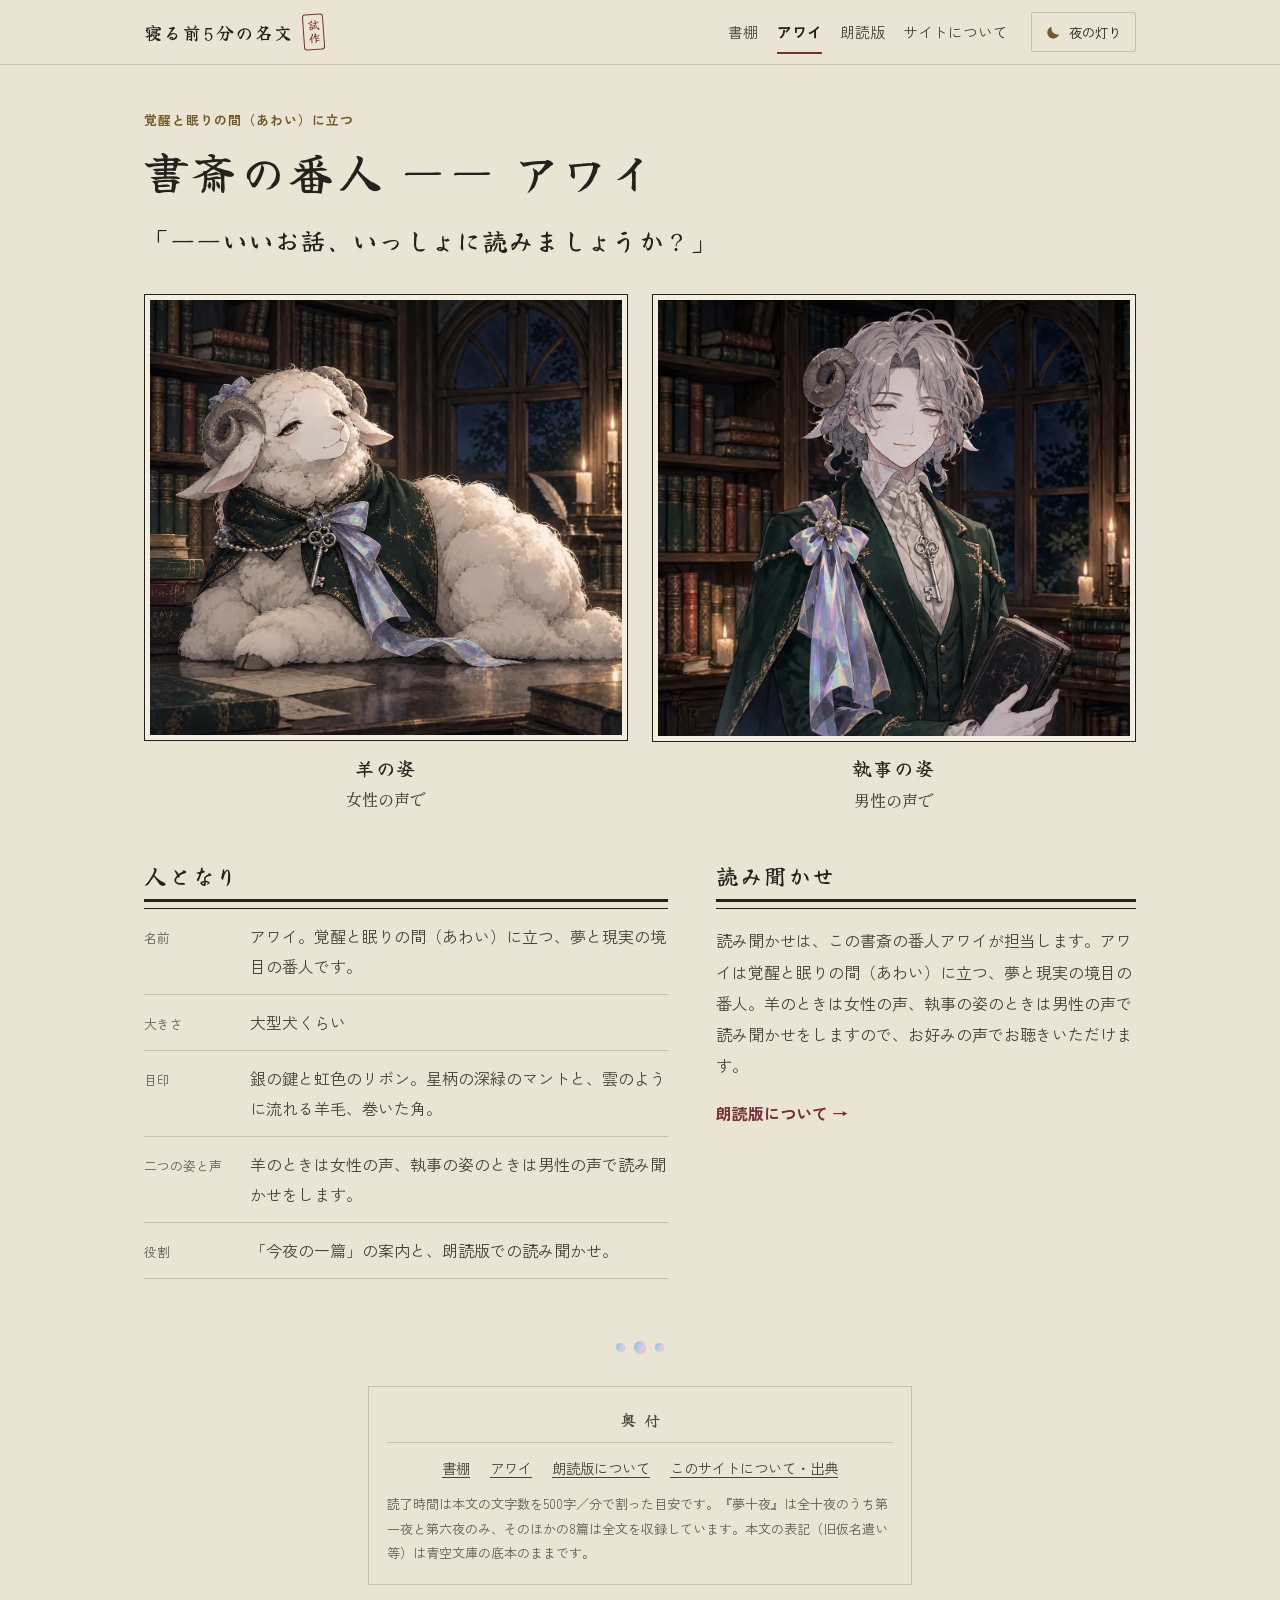
<file: awai.html>
<!doctype html>
<html lang="ja">
<head>
<meta charset="utf-8">
<meta name="viewport" content="width=device-width, initial-scale=1, viewport-fit=cover">
<title>アワイ｜寝る前5分の名文</title>
<meta name="description" content="書斎の番人アワイの紹介。羊の姿と執事の姿、二つの声で読み聞かせをします。">
<link rel="icon" href="assets/favicon.svg" type="image/svg+xml">
<link rel="preconnect" href="https://fonts.googleapis.com">
<link rel="preconnect" href="https://fonts.gstatic.com" crossorigin>
<link rel="stylesheet" href="https://fonts.googleapis.com/css2?family=Shippori+Mincho:wght@500;700&family=Yuji+Syuku&family=Zen+Kaku+Gothic+New:wght@400;500;700&display=swap">
<link rel="stylesheet" href="assets/style.css">
<script>document.documentElement.lang='ja';try{var t=localStorage.getItem('nemae5-theme');if(t==='dark'||t==='light'){document.documentElement.setAttribute('data-theme',t);}var s=localStorage.getItem('nemae5-size');if(s&&!isNaN(parseFloat(s))){document.documentElement.style.setProperty('--read-size',parseFloat(s)+'rem');}}catch(e){}</script>
</head>
<body>
<header class="bar"><div class="wrap bar-in"><a class="brand" href="index.html">寝る前5分の名文<span class="seal">試作</span></a><nav class="nav" aria-label="サイト内の案内"><a href="index.html">書棚</a><a href="awai.html" aria-current="page">アワイ</a><a href="audio.html">朗読版</a><a href="about.html">サイトについて</a></nav><button class="theme" id="themeBtn" type="button"><svg class="i-moon" viewBox="0 0 24 24" aria-hidden="true"><path fill="currentColor" d="M20 14.5A8.5 8.5 0 0 1 9.5 4a8.5 8.5 0 1 0 10.5 10.5z"/></svg><svg class="i-sun" viewBox="0 0 24 24" aria-hidden="true"><circle cx="12" cy="12" r="4.5" fill="currentColor"/><path fill="none" stroke="currentColor" stroke-width="2" stroke-linecap="round" d="M12 2v3M12 19v3M2 12h3M19 12h3M4.9 4.9 7 7M17 17l2.1 2.1M4.9 19.1 7 17M17 7l2.1-2.1"/></svg><span id="themeLbl">夜の灯り</span></button></div></header>
<main class="wrap">
<header class="page-head"><p class="kicker">覚醒と眠りの間（あわい）に立つ</p><h1 style="margin-top:.6rem">書斎の番人 ―― アワイ</h1><p class="quote">「――いいお話、いっしょに読みましょうか？」</p></header>
<div class="awai-pair"><figure style="margin:0"><div class="frame"><img src="assets/awai-sheep.webp" alt="羊の姿のアワイ。星柄の深緑のマントに、銀の鍵と虹色のリボン" width="1200" height="1107" loading="lazy"></div><figcaption><b>羊の姿</b>女性の声で</figcaption></figure><figure style="margin:0"><div class="frame"><img src="assets/awai-butler.webp" alt="執事の姿のアワイ。巻き毛の灰色の髪と小さな羊の角、深緑の服に銀の鍵と虹色のリボン" width="1200" height="1108" loading="lazy"></div><figcaption><b>執事の姿</b>男性の声で</figcaption></figure></div>
<div class="cols"><section class="block"><h2>人となり</h2><dl class="profile"><div><dt>名前</dt><dd>アワイ。覚醒と眠りの間（あわい）に立つ、夢と現実の境目の番人です。</dd></div><div><dt>大きさ</dt><dd>大型犬くらい</dd></div><div><dt>目印</dt><dd>銀の鍵と虹色のリボン。星柄の深緑のマントと、雲のように流れる羊毛、巻いた角。</dd></div><div><dt>二つの姿と声</dt><dd>羊のときは女性の声、執事の姿のときは男性の声で読み聞かせをします。</dd></div><div><dt>役割</dt><dd>「今夜の一篇」の案内と、朗読版での読み聞かせ。</dd></div></dl></section>
<section class="block"><h2>読み聞かせ</h2><p>読み聞かせは、この書斎の番人アワイが担当します。アワイは覚醒と眠りの間（あわい）に立つ、夢と現実の境目の番人。羊のときは女性の声、執事の姿のときは男性の声で読み聞かせをしますので、お好みの声でお聴きいただけます。</p><a class="more-link" href="audio.html">朗読版について →</a></section></div>
</main>
<footer class="foot"><div class="wrap"><div class="tama" aria-hidden="true"><i></i><i></i><i></i></div><div class="okuzuke" style="margin-top:2rem"><h2>奥付</h2><nav aria-label="フッター"><a href="index.html">書棚</a><a href="awai.html">アワイ</a><a href="audio.html">朗読版について</a><a href="about.html">このサイトについて・出典</a></nav><p>読了時間は本文の文字数を500字／分で割った目安です。『夢十夜』は全十夜のうち第一夜と第六夜のみ、そのほかの8篇は全文を収録しています。本文の表記（旧仮名遣い等）は青空文庫の底本のままです。</p></div></div></footer>
<script src="assets/site.js"></script>
</body>
</html>
</file>
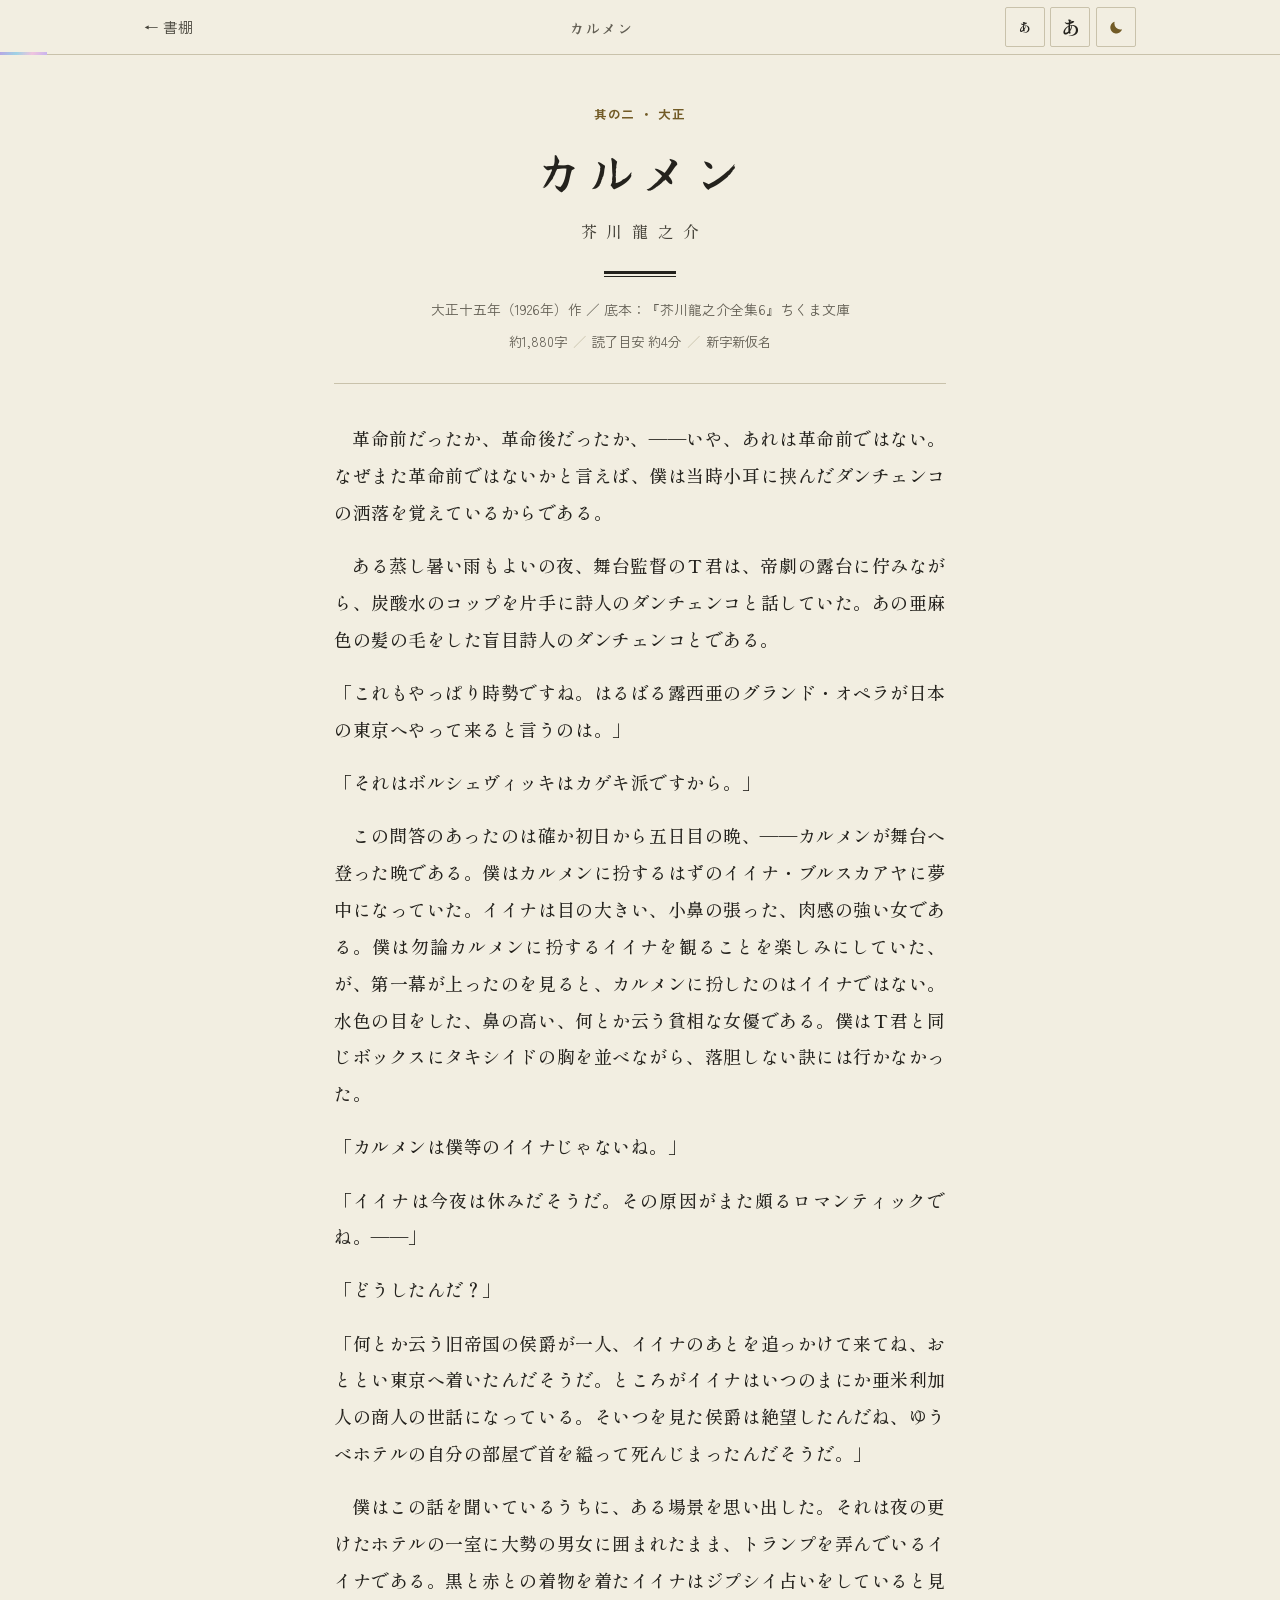
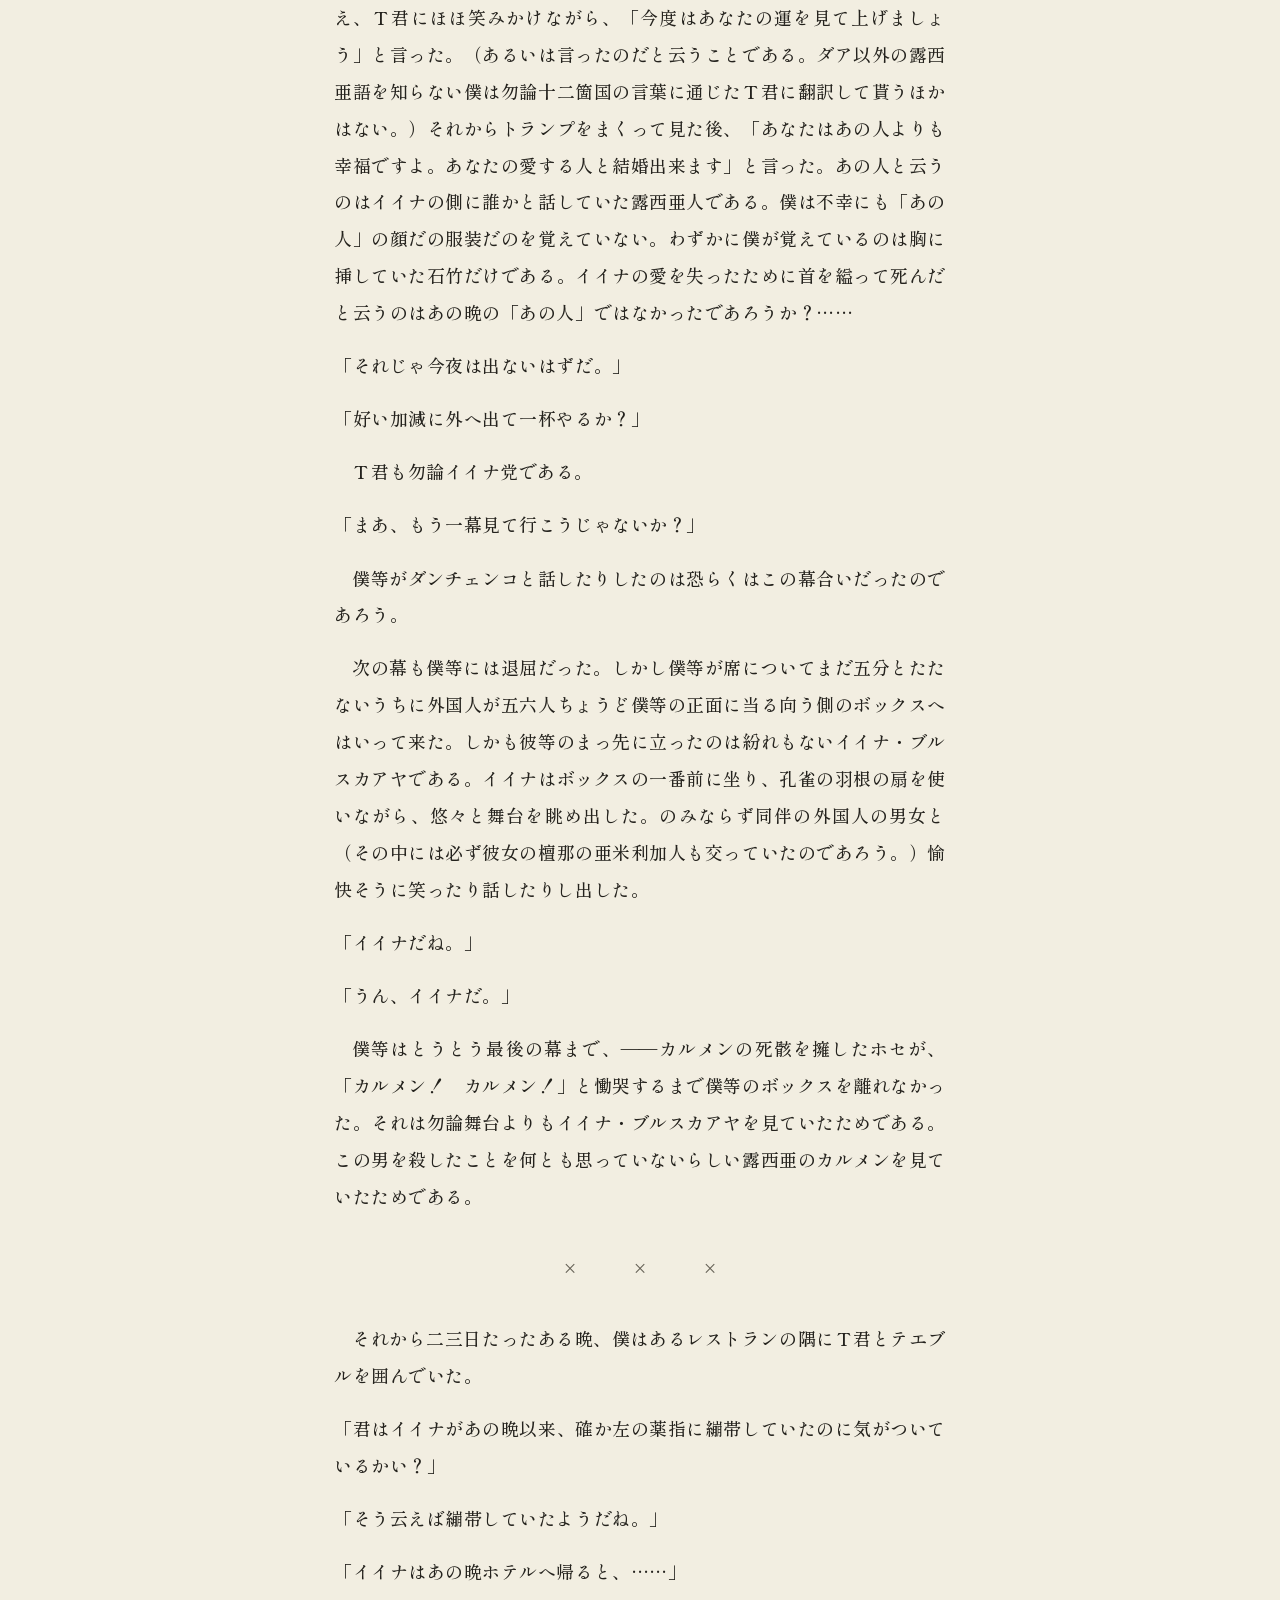
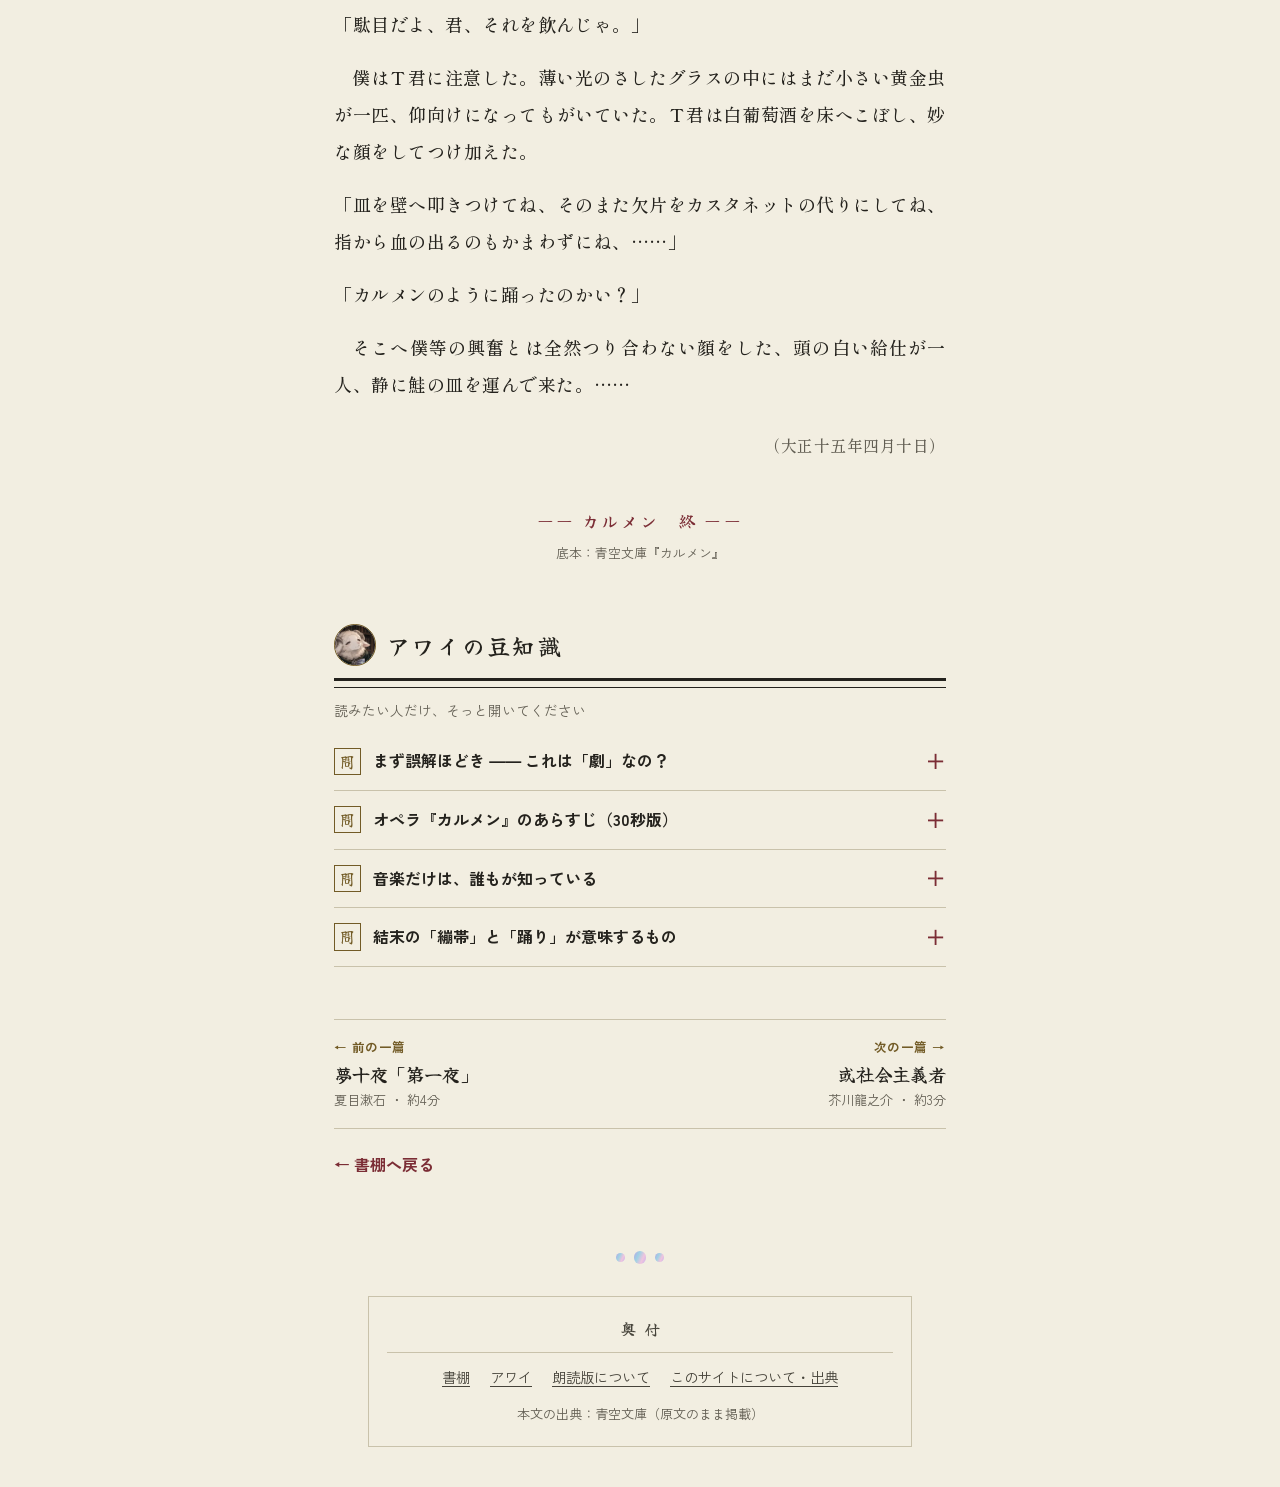
<file: carmen.html>
<!doctype html>
<html lang="ja">
<head>
<meta charset="utf-8">
<meta name="viewport" content="width=device-width, initial-scale=1, viewport-fit=cover">
<title>カルメン｜寝る前5分の名文</title>
<meta name="description" content="芥川龍之介「カルメン」を読む。約4分。">
<link rel="icon" href="assets/favicon.svg" type="image/svg+xml">
<link rel="preconnect" href="https://fonts.googleapis.com">
<link rel="preconnect" href="https://fonts.gstatic.com" crossorigin>
<link rel="stylesheet" href="https://fonts.googleapis.com/css2?family=Shippori+Mincho:wght@500;700&family=Yuji+Syuku&family=Zen+Kaku+Gothic+New:wght@400;500;700&display=swap">
<link rel="stylesheet" href="assets/style.css">
<script>document.documentElement.lang='ja';try{var t=localStorage.getItem('nemae5-theme');if(t==='dark'||t==='light'){document.documentElement.setAttribute('data-theme',t);}var s=localStorage.getItem('nemae5-size');if(s&&!isNaN(parseFloat(s))){document.documentElement.style.setProperty('--read-size',parseFloat(s)+'rem');}}catch(e){}</script>
</head>
<body class="reading">
<header class="bar reading"><div class="wrap bar-in"><a class="back" href="index.html#shelf">← 書棚</a><span class="bar-title">カルメン</span><span class="tools"><button class="sz minus" id="fontMinus" type="button" aria-label="文字を小さく">あ</button><button class="sz plus" id="fontPlus" type="button" aria-label="文字を大きく">あ</button><button class="theme icon" id="themeBtn" type="button"><svg class="i-moon" viewBox="0 0 24 24" aria-hidden="true"><path fill="currentColor" d="M20 14.5A8.5 8.5 0 0 1 9.5 4a8.5 8.5 0 1 0 10.5 10.5z"/></svg><svg class="i-sun" viewBox="0 0 24 24" aria-hidden="true"><circle cx="12" cy="12" r="4.5" fill="currentColor"/><path fill="none" stroke="currentColor" stroke-width="2" stroke-linecap="round" d="M12 2v3M12 19v3M2 12h3M19 12h3M4.9 4.9 7 7M17 17l2.1 2.1M4.9 19.1 7 17M17 7l2.1-2.1"/></svg></button></span></div><div id="progress"></div></header>
<main class="wrap sheet">
<article>
<header class="work-head"><span class="no">其の二 ・ 大正</span><h1>カルメン</h1><p class="w-author">芥川龍之介</p><span class="kazari"></span><p class="w-sub">大正十五年（1926年）作 ／ 底本：『芥川龍之介全集6』ちくま文庫</p><p class="specs"><span>約1,880字</span><span>読了目安 約4分</span><span>新字新仮名</span></p></header>
<div class="honbun" id="honbun">
<p>革命前だったか、革命後だったか、――いや、あれは革命前ではない。なぜまた革命前ではないかと言えば、僕は当時小耳に挟んだダンチェンコの洒落を覚えているからである。</p>
<p>ある蒸し暑い雨もよいの夜、舞台監督のＴ君は、帝劇の露台に佇みながら、炭酸水のコップを片手に詩人のダンチェンコと話していた。あの亜麻色の髪の毛をした盲目詩人のダンチェンコとである。</p>
<p class="kaiwa">「これもやっぱり時勢ですね。はるばる露西亜のグランド・オペラが日本の東京へやって来ると言うのは。」</p>
<p class="kaiwa">「それはボルシェヴィッキはカゲキ派ですから。」</p>
<p>この問答のあったのは確か初日から五日目の晩、――カルメンが舞台へ登った晩である。僕はカルメンに扮するはずのイイナ・ブルスカアヤに夢中になっていた。イイナは目の大きい、小鼻の張った、肉感の強い女である。僕は勿論カルメンに扮するイイナを観ることを楽しみにしていた、が、第一幕が上ったのを見ると、カルメンに扮したのはイイナではない。水色の目をした、鼻の高い、何とか云う貧相な女優である。僕はＴ君と同じボックスにタキシイドの胸を並べながら、落胆しない訣には行かなかった。</p>
<p class="kaiwa">「カルメンは僕等のイイナじゃないね。」</p>
<p class="kaiwa">「イイナは今夜は休みだそうだ。その原因がまた頗るロマンティックでね。――」</p>
<p class="kaiwa">「どうしたんだ？」</p>
<p class="kaiwa">「何とか云う旧帝国の侯爵が一人、イイナのあとを追っかけて来てね、おととい東京へ着いたんだそうだ。ところがイイナはいつのまにか亜米利加人の商人の世話になっている。そいつを見た侯爵は絶望したんだね、ゆうべホテルの自分の部屋で首を縊って死んじまったんだそうだ。」</p>
<p>僕はこの話を聞いているうちに、ある場景を思い出した。それは夜の更けたホテルの一室に大勢の男女に囲まれたまま、トランプを弄んでいるイイナである。黒と赤との着物を着たイイナはジプシイ占いをしていると見え、Ｔ君にほほ笑みかけながら、「今度はあなたの運を見て上げましょう」と言った。（あるいは言ったのだと云うことである。ダア以外の露西亜語を知らない僕は勿論十二箇国の言葉に通じたＴ君に翻訳して貰うほかはない。）それからトランプをまくって見た後、「あなたはあの人よりも幸福ですよ。あなたの愛する人と結婚出来ます」と言った。あの人と云うのはイイナの側に誰かと話していた露西亜人である。僕は不幸にも「あの人」の顔だの服装だのを覚えていない。わずかに僕が覚えているのは胸に挿していた石竹だけである。イイナの愛を失ったために首を縊って死んだと云うのはあの晩の「あの人」ではなかったであろうか？……</p>
<p class="kaiwa">「それじゃ今夜は出ないはずだ。」</p>
<p class="kaiwa">「好い加減に外へ出て一杯やるか？」</p>
<p>Ｔ君も勿論イイナ党である。</p>
<p class="kaiwa">「まあ、もう一幕見て行こうじゃないか？」</p>
<p>僕等がダンチェンコと話したりしたのは恐らくはこの幕合いだったのであろう。</p>
<p>次の幕も僕等には退屈だった。しかし僕等が席についてまだ五分とたたないうちに外国人が五六人ちょうど僕等の正面に当る向う側のボックスへはいって来た。しかも彼等のまっ先に立ったのは紛れもないイイナ・ブルスカアヤである。イイナはボックスの一番前に坐り、孔雀の羽根の扇を使いながら、悠々と舞台を眺め出した。のみならず同伴の外国人の男女と（その中には必ず彼女の檀那の亜米利加人も交っていたのであろう。）愉快そうに笑ったり話したりし出した。</p>
<p class="kaiwa">「イイナだね。」</p>
<p class="kaiwa">「うん、イイナだ。」</p>
<p>僕等はとうとう最後の幕まで、――カルメンの死骸を擁したホセが、「カルメン！　カルメン！」と慟哭するまで僕等のボックスを離れなかった。それは勿論舞台よりもイイナ・ブルスカアヤを見ていたためである。この男を殺したことを何とも思っていないらしい露西亜のカルメンを見ていたためである。</p>
<p class="sep">×　×　×</p>
<p>それから二三日たったある晩、僕はあるレストランの隅にＴ君とテエブルを囲んでいた。</p>
<p class="kaiwa">「君はイイナがあの晩以来、確か左の薬指に繃帯していたのに気がついているかい？」</p>
<p class="kaiwa">「そう云えば繃帯していたようだね。」</p>
<p class="kaiwa">「イイナはあの晩ホテルへ帰ると、……」</p>
<p class="kaiwa">「駄目だよ、君、それを飲んじゃ。」</p>
<p>僕はＴ君に注意した。薄い光のさしたグラスの中にはまだ小さい黄金虫が一匹、仰向けになってもがいていた。Ｔ君は白葡萄酒を床へこぼし、妙な顔をしてつけ加えた。</p>
<p class="kaiwa">「皿を壁へ叩きつけてね、そのまた欠片をカスタネットの代りにしてね、指から血の出るのもかまわずにね、……」</p>
<p class="kaiwa">「カルメンのように踊ったのかい？」</p>
<p>そこへ僕等の興奮とは全然つり合わない顔をした、頭の白い給仕が一人、静に鮭の皿を運んで来た。……</p>
<p class="date">（大正十五年四月十日）</p>
</div>
<p class="fin">―― カルメン　終 ――</p><p class="teihon">底本：青空文庫『カルメン』</p>
</article>
<section class="trivia"><h2><img class="awai-cut" src="assets/awai-sheep-face.webp" alt="" width="192" height="192">アワイの豆知識</h2><p class="hint">読みたい人だけ、そっと開いてください</p>
<details>
<summary><span class="q">問</span>まず誤解ほどき ―― これは「劇」なの？<span class="mark">＋</span></summary>
<div class="inner">
<p>芥川の『カルメン』自体は<strong>短編小説</strong>です。劇（舞台作品）なのは、作中の「僕」たちが帝劇で観ている<strong>オペラ『カルメン』</strong>のほう。つまりこれは「劇の翻訳」ではなく、「オペラを観に行った夜」の物語です。</p>
<p>しかも肝心の舞台はほとんど描かれません。描かれるのは客席の出来事――休演した歌姫イイナと、彼女を追って命を絶った侯爵、そして何事もなかったように観劇するイイナ。舞台上のカルメンより、客席の「露西亜のカルメン」のほうがよほどカルメンらしい、という二重構造がこの一篇の眼目です。</p>
</div>
</details>
<details>
<summary><span class="q">問</span>オペラ『カルメン』のあらすじ（30秒版）<span class="mark">＋</span></summary>
<div class="inner">
<p>原作はメリメの小説、作曲はビゼー。初演は1875年、パリ。</p>
<ul>
<li>舞台はスペイン。自由奔放なジプシーの女カルメンに、真面目な兵士ホセが恋をする。</li>
<li>ホセはカルメンのために脱走し、密輸団にまで身を落とすが、カルメンの心は闘牛士エスカミーリョへ移っていく。</li>
<li>闘牛場の外で、すがりつくホセをカルメンが拒んだとき、ホセは彼女を刺してしまう。「カルメン！　カルメン！」という慟哭は、この最後の場面です。</li>
</ul>
<p>芥川の小説で、侯爵の死とイイナの無関心は、この悲劇の「現実版」として重ねられています。</p>
</div>
</details>
<details>
<summary><span class="q">問</span>音楽だけは、誰もが知っている<span class="mark">＋</span></summary>
<div class="inner">
<p>『カルメン』の旋律は、日本でも広告や番組、運動会などで繰り返し使われてきました。特に有名なのは二曲です。</p>
<ul>
<li><strong>「ハバネラ」</strong>――カルメンが歌う「恋は野の鳥」。聞けば「ああ、あの曲」と思うはずです。</li>
<li><strong>「闘牛士の歌」</strong>――エスカミーリョの登場曲。勇壮で、日本では応援や行進の場面でもおなじみです。</li>
</ul>
<p>動画で聴くなら、動画サイトで「カルメン ハバネラ」「カルメン 闘牛士の歌」と検索を。3〜4分で、この小説の舞台の空気が耳から戻ってきます。明日の朝のお楽しみにどうぞ（寝る前は本文だけ、がこのサイトの約束です）。</p>
</div>
</details>
<details>
<summary><span class="q">問</span>結末の「繃帯」と「踊り」が意味するもの<span class="mark">＋</span></summary>
<div class="inner">
<p>後半、話はＴ君の口から断片的にだけ語られ、給仕の登場で遮られて終わります。イイナはあの晩、皿を割ってその欠片をカスタネット代わりにし、指から血を流しながら踊ったらしい――。</p>
<p>侯爵の死への彼女なりの応答だったのか、単なる気まぐれだったのか、芥川は断定しません。説明不足ではなく、これが狙いです。「分からなさ」ごと残して眠るのが、この一篇の読み方です。</p>
</div>
</details>
</section>
<nav class="next" aria-label="前後の作品"><div class="pn"><a href="yume.html"><small>← 前の一篇</small><b>夢十夜「第一夜」</b><span>夏目漱石 ・ 約4分</span></a><a class="nx" href="shakai.html"><small>次の一篇 →</small><b>或社会主義者</b><span>芥川龍之介 ・ 約3分</span></a></div><a class="to-shelf" href="index.html#shelf">← 書棚へ戻る</a></nav>
</main>
<footer class="foot"><div class="wrap"><div class="tama" aria-hidden="true"><i></i><i></i><i></i></div><div class="okuzuke" style="margin-top:2rem"><h2>奥付</h2><nav aria-label="フッター"><a href="index.html">書棚</a><a href="awai.html">アワイ</a><a href="audio.html">朗読版について</a><a href="about.html">このサイトについて・出典</a></nav><p style="text-align:center">本文の出典：青空文庫（原文のまま掲載）</p></div></div></footer>
<script src="assets/site.js"></script>
</body>
</html>
</file>
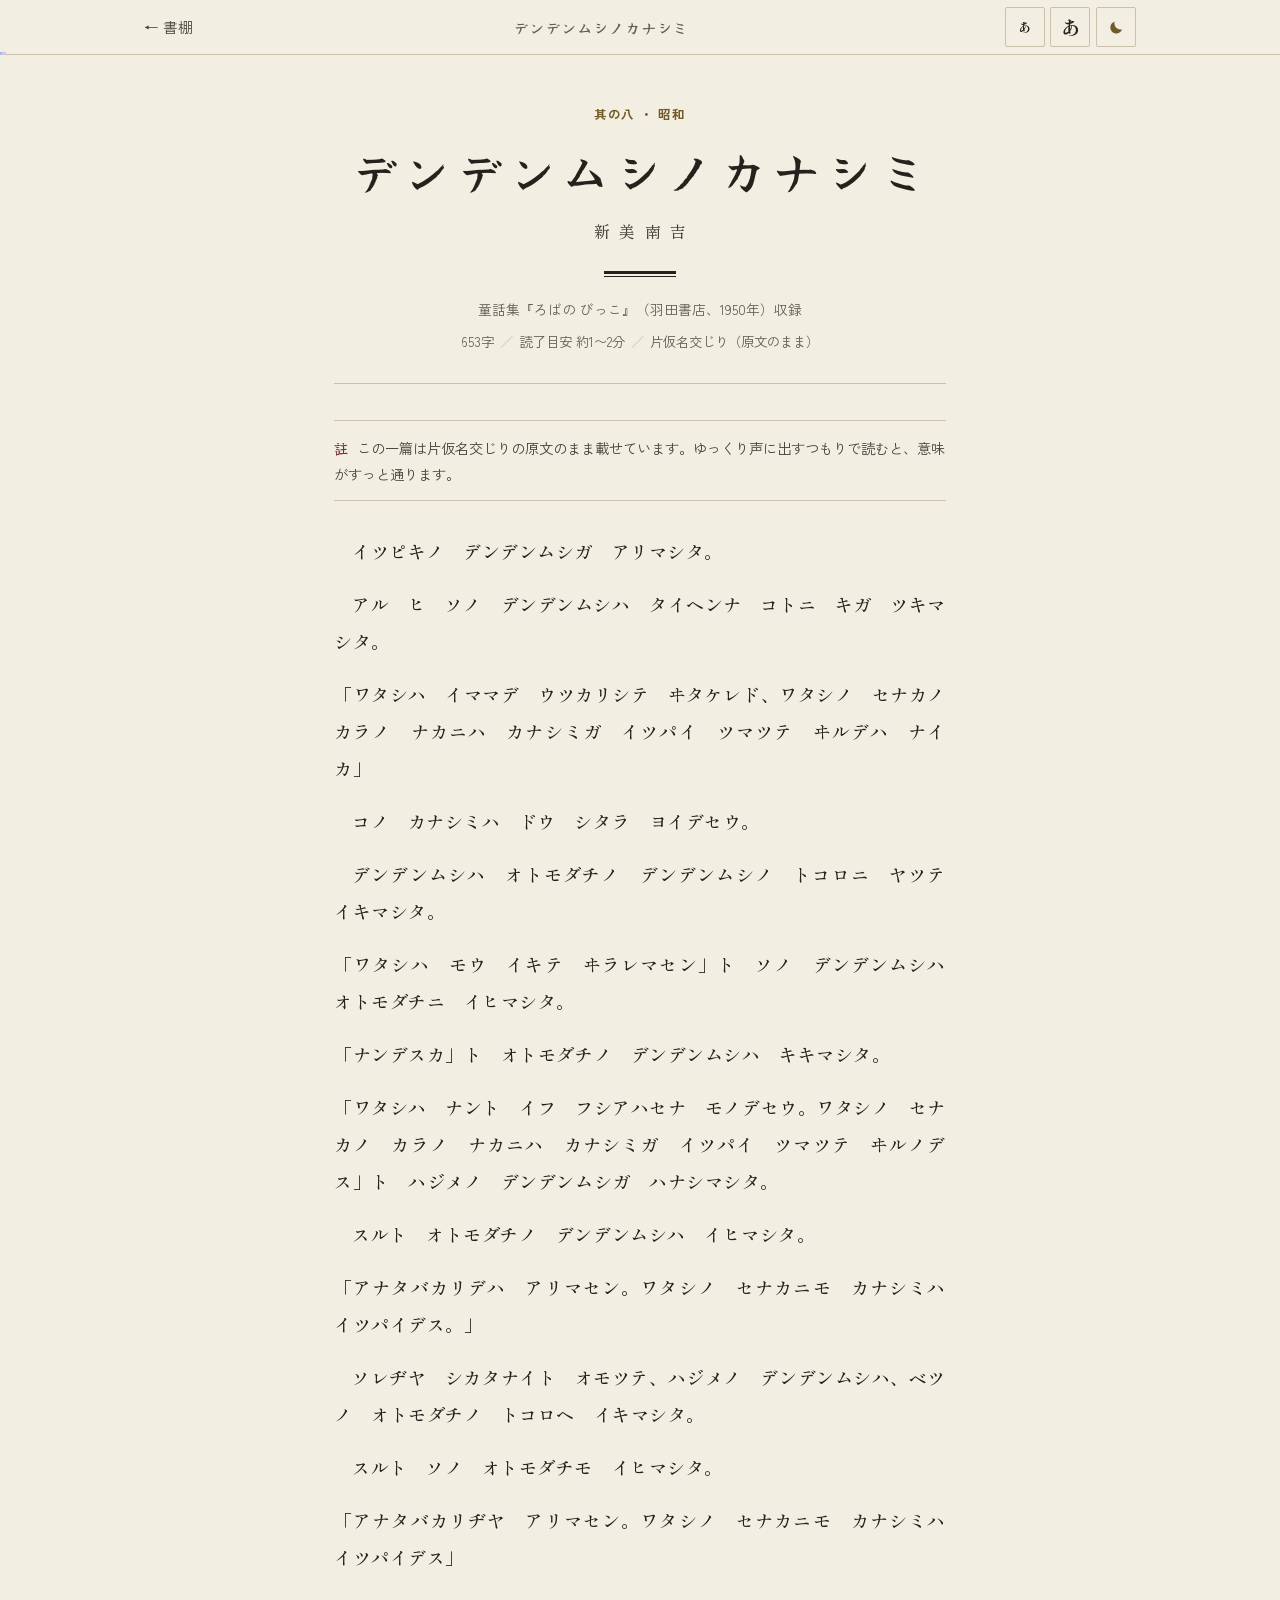
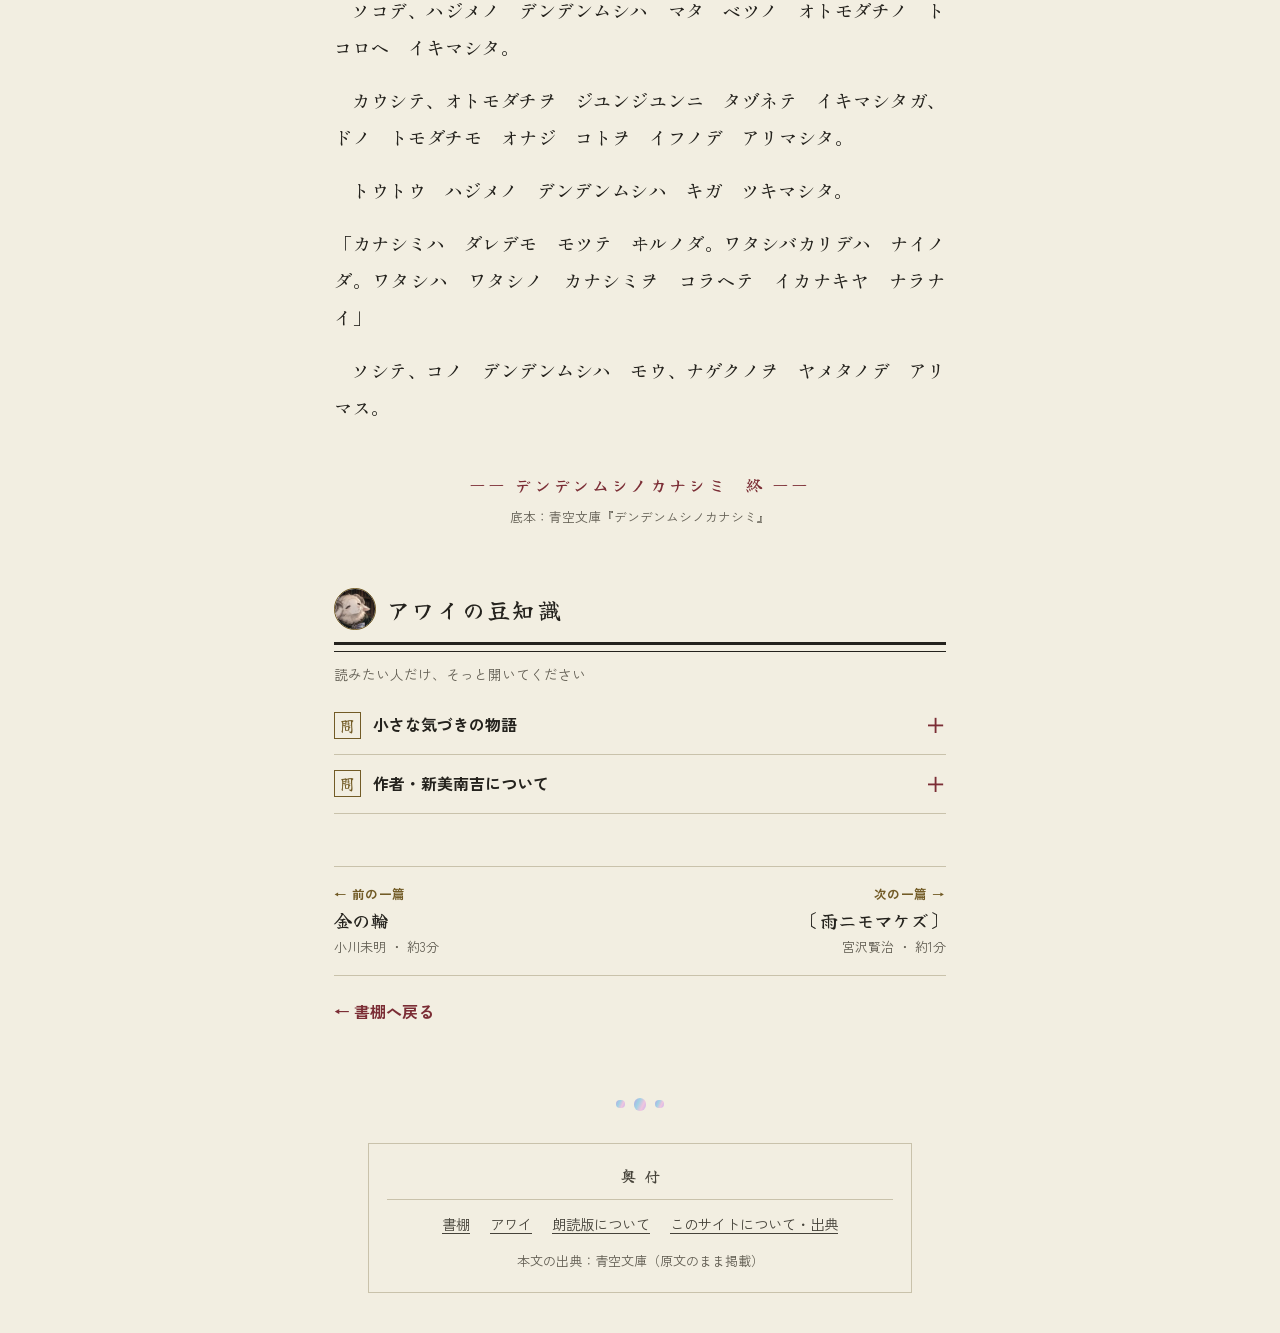
<file: denden.html>
<!doctype html>
<html lang="ja">
<head>
<meta charset="utf-8">
<meta name="viewport" content="width=device-width, initial-scale=1, viewport-fit=cover">
<title>デンデンムシノカナシミ｜寝る前5分の名文</title>
<meta name="description" content="新美南吉「デンデンムシノカナシミ」を読む。約1〜2分。">
<link rel="icon" href="assets/favicon.svg" type="image/svg+xml">
<link rel="preconnect" href="https://fonts.googleapis.com">
<link rel="preconnect" href="https://fonts.gstatic.com" crossorigin>
<link rel="stylesheet" href="https://fonts.googleapis.com/css2?family=Shippori+Mincho:wght@500;700&family=Yuji+Syuku&family=Zen+Kaku+Gothic+New:wght@400;500;700&display=swap">
<link rel="stylesheet" href="assets/style.css">
<script>document.documentElement.lang='ja';try{var t=localStorage.getItem('nemae5-theme');if(t==='dark'||t==='light'){document.documentElement.setAttribute('data-theme',t);}var s=localStorage.getItem('nemae5-size');if(s&&!isNaN(parseFloat(s))){document.documentElement.style.setProperty('--read-size',parseFloat(s)+'rem');}}catch(e){}</script>
</head>
<body class="reading">
<header class="bar reading"><div class="wrap bar-in"><a class="back" href="index.html#shelf">← 書棚</a><span class="bar-title">デンデンムシノカナシミ</span><span class="tools"><button class="sz minus" id="fontMinus" type="button" aria-label="文字を小さく">あ</button><button class="sz plus" id="fontPlus" type="button" aria-label="文字を大きく">あ</button><button class="theme icon" id="themeBtn" type="button"><svg class="i-moon" viewBox="0 0 24 24" aria-hidden="true"><path fill="currentColor" d="M20 14.5A8.5 8.5 0 0 1 9.5 4a8.5 8.5 0 1 0 10.5 10.5z"/></svg><svg class="i-sun" viewBox="0 0 24 24" aria-hidden="true"><circle cx="12" cy="12" r="4.5" fill="currentColor"/><path fill="none" stroke="currentColor" stroke-width="2" stroke-linecap="round" d="M12 2v3M12 19v3M2 12h3M19 12h3M4.9 4.9 7 7M17 17l2.1 2.1M4.9 19.1 7 17M17 7l2.1-2.1"/></svg></button></span></div><div id="progress"></div></header>
<main class="wrap sheet">
<article>
<header class="work-head"><span class="no">其の八 ・ 昭和</span><h1>デンデンムシノカナシミ</h1><p class="w-author">新美南吉</p><span class="kazari"></span><p class="w-sub">童話集『ろばの びっこ』（羽田書店、1950年）収録</p><p class="specs"><span>653字</span><span>読了目安 約1〜2分</span><span>片仮名交じり（原文のまま）</span></p></header>
<p class="callout"><b>註</b>この一篇は片仮名交じりの原文のまま載せています。ゆっくり声に出すつもりで読むと、意味がすっと通ります。</p>
<div class="honbun" id="honbun">
<p>イツピキノ　デンデンムシガ　アリマシタ。</p>
<p>アル　ヒ　ソノ　デンデンムシハ　タイヘンナ　コトニ　キガ　ツキマシタ。</p>
<p class="kaiwa">「ワタシハ　イママデ　ウツカリシテ　ヰタケレド、ワタシノ　セナカノ　カラノ　ナカニハ　カナシミガ　イツパイ　ツマツテ　ヰルデハ　ナイカ」</p>
<p>コノ　カナシミハ　ドウ　シタラ　ヨイデセウ。</p>
<p>デンデンムシハ　オトモダチノ　デンデンムシノ　トコロニ　ヤツテ　イキマシタ。</p>
<p class="kaiwa">「ワタシハ　モウ　イキテ　ヰラレマセン」ト　ソノ　デンデンムシハ　オトモダチニ　イヒマシタ。</p>
<p class="kaiwa">「ナンデスカ」ト　オトモダチノ　デンデンムシハ　キキマシタ。</p>
<p class="kaiwa">「ワタシハ　ナント　イフ　フシアハセナ　モノデセウ。ワタシノ　セナカノ　カラノ　ナカニハ　カナシミガ　イツパイ　ツマツテ　ヰルノデス」ト　ハジメノ　デンデンムシガ　ハナシマシタ。</p>
<p>スルト　オトモダチノ　デンデンムシハ　イヒマシタ。</p>
<p class="kaiwa">「アナタバカリデハ　アリマセン。ワタシノ　セナカニモ　カナシミハ　イツパイデス。」</p>
<p>ソレヂヤ　シカタナイト　オモツテ、ハジメノ　デンデンムシハ、ベツノ　オトモダチノ　トコロヘ　イキマシタ。</p>
<p>スルト　ソノ　オトモダチモ　イヒマシタ。</p>
<p class="kaiwa">「アナタバカリヂヤ　アリマセン。ワタシノ　セナカニモ　カナシミハ　イツパイデス」</p>
<p>ソコデ、ハジメノ　デンデンムシハ　マタ　ベツノ　オトモダチノ　トコロヘ　イキマシタ。</p>
<p>カウシテ、オトモダチヲ　ジユンジユンニ　タヅネテ　イキマシタガ、ドノ　トモダチモ　オナジ　コトヲ　イフノデ　アリマシタ。</p>
<p>トウトウ　ハジメノ　デンデンムシハ　キガ　ツキマシタ。</p>
<p class="kaiwa">「カナシミハ　ダレデモ　モツテ　ヰルノダ。ワタシバカリデハ　ナイノダ。ワタシハ　ワタシノ　カナシミヲ　コラヘテ　イカナキヤ　ナラナイ」</p>
<p>ソシテ、コノ　デンデンムシハ　モウ、ナゲクノヲ　ヤメタノデ　アリマス。</p>
</div>
<p class="fin">―― デンデンムシノカナシミ　終 ――</p><p class="teihon">底本：青空文庫『デンデンムシノカナシミ』</p>
</article>
<section class="trivia"><h2><img class="awai-cut" src="assets/awai-sheep-face.webp" alt="" width="192" height="192">アワイの豆知識</h2><p class="hint">読みたい人だけ、そっと開いてください</p>
<details>
<summary><span class="q">問</span>小さな気づきの物語<span class="mark">＋</span></summary>
<div class="inner">
<p>「悲しみは誰でも背負っている」――小さなでんでんむしが友だちを訪ね歩くうちにたどり着く気づきを描いた、片仮名交じりの幼年童話です。自分の悲しみが消えるわけではないけれど、「私ばかりではない」と知ることで、嘆くのをやめられる。その静かな転換が一篇の心です。</p>
</div>
</details>
<details>
<summary><span class="q">問</span>作者・新美南吉について<span class="mark">＋</span></summary>
<div class="inner">
<p>新美南吉（1913―1943）は愛知県半田市出身の童話作家で、代表作に『ごん狐』『手袋を買いに』があります。本作は南吉の没後に刊行された童話集『ろばの びっこ』（羽田書店、1950年）に収録されました。</p>
</div>
</details>
</section>
<nav class="next" aria-label="前後の作品"><div class="pn"><a href="kinwa.html"><small>← 前の一篇</small><b>金の輪</b><span>小川未明 ・ 約3分</span></a><a class="nx" href="ame.html"><small>次の一篇 →</small><b>〔雨ニモマケズ〕</b><span>宮沢賢治 ・ 約1分</span></a></div><a class="to-shelf" href="index.html#shelf">← 書棚へ戻る</a></nav>
</main>
<footer class="foot"><div class="wrap"><div class="tama" aria-hidden="true"><i></i><i></i><i></i></div><div class="okuzuke" style="margin-top:2rem"><h2>奥付</h2><nav aria-label="フッター"><a href="index.html">書棚</a><a href="awai.html">アワイ</a><a href="audio.html">朗読版について</a><a href="about.html">このサイトについて・出典</a></nav><p style="text-align:center">本文の出典：青空文庫（原文のまま掲載）</p></div></div></footer>
<script src="assets/site.js"></script>
</body>
</html>
</file>
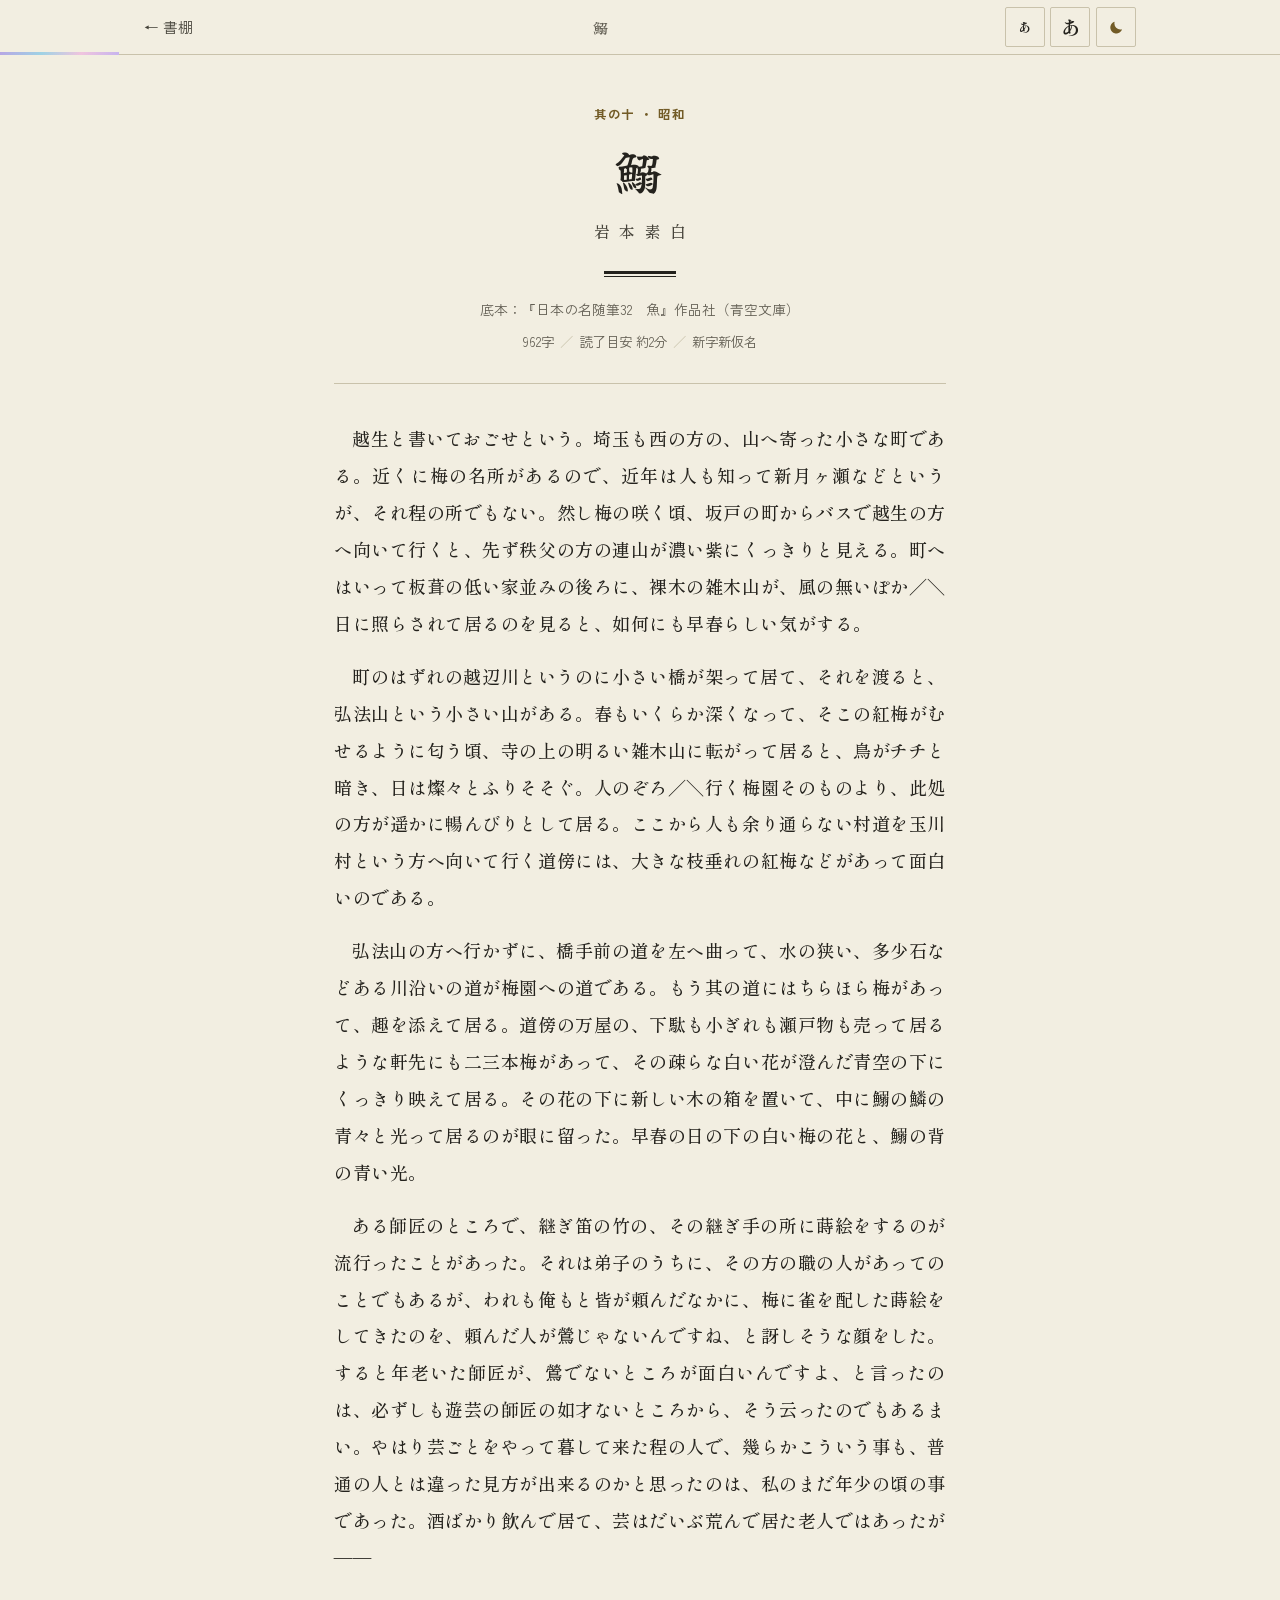
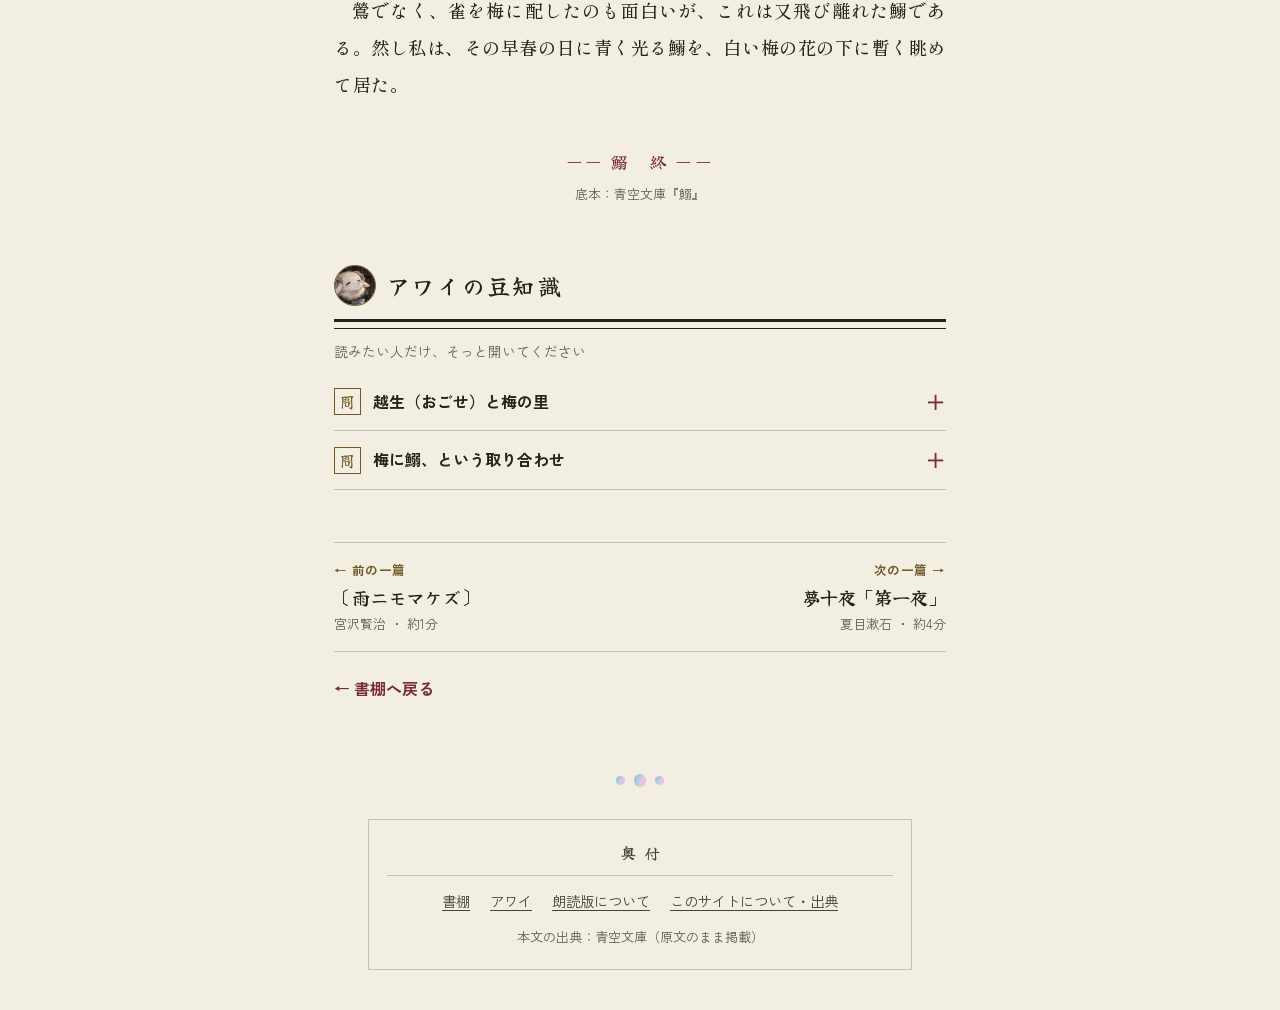
<file: iwashi.html>
<!doctype html>
<html lang="ja">
<head>
<meta charset="utf-8">
<meta name="viewport" content="width=device-width, initial-scale=1, viewport-fit=cover">
<title>鰯｜寝る前5分の名文</title>
<meta name="description" content="岩本素白「鰯」を読む。約2分。">
<link rel="icon" href="assets/favicon.svg" type="image/svg+xml">
<link rel="preconnect" href="https://fonts.googleapis.com">
<link rel="preconnect" href="https://fonts.gstatic.com" crossorigin>
<link rel="stylesheet" href="https://fonts.googleapis.com/css2?family=Shippori+Mincho:wght@500;700&family=Yuji+Syuku&family=Zen+Kaku+Gothic+New:wght@400;500;700&display=swap">
<link rel="stylesheet" href="assets/style.css">
<script>document.documentElement.lang='ja';try{var t=localStorage.getItem('nemae5-theme');if(t==='dark'||t==='light'){document.documentElement.setAttribute('data-theme',t);}var s=localStorage.getItem('nemae5-size');if(s&&!isNaN(parseFloat(s))){document.documentElement.style.setProperty('--read-size',parseFloat(s)+'rem');}}catch(e){}</script>
</head>
<body class="reading">
<header class="bar reading"><div class="wrap bar-in"><a class="back" href="index.html#shelf">← 書棚</a><span class="bar-title">鰯</span><span class="tools"><button class="sz minus" id="fontMinus" type="button" aria-label="文字を小さく">あ</button><button class="sz plus" id="fontPlus" type="button" aria-label="文字を大きく">あ</button><button class="theme icon" id="themeBtn" type="button"><svg class="i-moon" viewBox="0 0 24 24" aria-hidden="true"><path fill="currentColor" d="M20 14.5A8.5 8.5 0 0 1 9.5 4a8.5 8.5 0 1 0 10.5 10.5z"/></svg><svg class="i-sun" viewBox="0 0 24 24" aria-hidden="true"><circle cx="12" cy="12" r="4.5" fill="currentColor"/><path fill="none" stroke="currentColor" stroke-width="2" stroke-linecap="round" d="M12 2v3M12 19v3M2 12h3M19 12h3M4.9 4.9 7 7M17 17l2.1 2.1M4.9 19.1 7 17M17 7l2.1-2.1"/></svg></button></span></div><div id="progress"></div></header>
<main class="wrap sheet">
<article>
<header class="work-head"><span class="no">其の十 ・ 昭和</span><h1>鰯</h1><p class="w-author">岩本素白</p><span class="kazari"></span><p class="w-sub">底本：『日本の名随筆32　魚』作品社（青空文庫）</p><p class="specs"><span>962字</span><span>読了目安 約2分</span><span>新字新仮名</span></p></header>
<div class="honbun" id="honbun">
<p>越生と書いておごせという。埼玉も西の方の、山へ寄った小さな町である。近くに梅の名所があるので、近年は人も知って新月ヶ瀬などというが、それ程の所でもない。然し梅の咲く頃、坂戸の町からバスで越生の方へ向いて行くと、先ず秩父の方の連山が濃い紫にくっきりと見える。町へはいって板葺の低い家並みの後ろに、裸木の雑木山が、風の無いぽか／＼日に照らされて居るのを見ると、如何にも早春らしい気がする。</p>
<p>町のはずれの越辺川というのに小さい橋が架って居て、それを渡ると、弘法山という小さい山がある。春もいくらか深くなって、そこの紅梅がむせるように匂う頃、寺の上の明るい雑木山に転がって居ると、鳥がチチと暗き、日は燦々とふりそそぐ。人のぞろ／＼行く梅園そのものより、此処の方が遥かに暢んびりとして居る。ここから人も余り通らない村道を玉川村という方へ向いて行く道傍には、大きな枝垂れの紅梅などがあって面白いのである。</p>
<p>弘法山の方へ行かずに、橋手前の道を左へ曲って、水の狭い、多少石などある川沿いの道が梅園への道である。もう其の道にはちらほら梅があって、趣を添えて居る。道傍の万屋の、下駄も小ぎれも瀬戸物も売って居るような軒先にも二三本梅があって、その疎らな白い花が澄んだ青空の下にくっきり映えて居る。その花の下に新しい木の箱を置いて、中に鰯の鱗の青々と光って居るのが眼に留った。早春の日の下の白い梅の花と、鰯の背の青い光。</p>
<p>ある師匠のところで、継ぎ笛の竹の、その継ぎ手の所に蒔絵をするのが流行ったことがあった。それは弟子のうちに、その方の職の人があってのことでもあるが、われも俺もと皆が頼んだなかに、梅に雀を配した蒔絵をしてきたのを、頼んだ人が鶯じゃないんですね、と訝しそうな顔をした。すると年老いた師匠が、鶯でないところが面白いんですよ、と言ったのは、必ずしも遊芸の師匠の如才ないところから、そう云ったのでもあるまい。やはり芸ごとをやって暮して来た程の人で、幾らかこういう事も、普通の人とは違った見方が出来るのかと思ったのは、私のまだ年少の頃の事であった。酒ばかり飲んで居て、芸はだいぶ荒んで居た老人ではあったが――</p>
<p>鶯でなく、雀を梅に配したのも面白いが、これは又飛び離れた鰯である。然し私は、その早春の日に青く光る鰯を、白い梅の花の下に暫く眺めて居た。</p>
</div>
<p class="fin">―― 鰯　終 ――</p><p class="teihon">底本：青空文庫『鰯』</p>
</article>
<section class="trivia"><h2><img class="awai-cut" src="assets/awai-sheep-face.webp" alt="" width="192" height="192">アワイの豆知識</h2><p class="hint">読みたい人だけ、そっと開いてください</p>
<details>
<summary><span class="q">問</span>越生（おごせ）と梅の里<span class="mark">＋</span></summary>
<div class="inner">
<p>岩本素白（1883―1961）は大正から昭和にかけて活躍した随筆家。本作は埼玉県・越生の梅の里への小旅行を描く、早春の随筆です。梅園そのものより、人の少ない弘法山のほうが「遥かに暢んびりとして居る」という目線に、素白らしい静けさがあります。</p>
</div>
</details>
<details>
<summary><span class="q">問</span>梅に鰯、という取り合わせ<span class="mark">＋</span></summary>
<div class="inner">
<p>梅の花のお供は鶯と相場が決まっていますが、蒔絵の話では「鶯でないところが面白い」。白い梅の花の下で、箱の中の鰯の背が青く光る――何気ない一場面の、飛び離れた取り合わせの美しさを味わう一篇です。</p>
</div>
</details>
</section>
<nav class="next" aria-label="前後の作品"><div class="pn"><a href="ame.html"><small>← 前の一篇</small><b>〔雨ニモマケズ〕</b><span>宮沢賢治 ・ 約1分</span></a><a class="nx" href="yume.html"><small>次の一篇 →</small><b>夢十夜「第一夜」</b><span>夏目漱石 ・ 約4分</span></a></div><a class="to-shelf" href="index.html#shelf">← 書棚へ戻る</a></nav>
</main>
<footer class="foot"><div class="wrap"><div class="tama" aria-hidden="true"><i></i><i></i><i></i></div><div class="okuzuke" style="margin-top:2rem"><h2>奥付</h2><nav aria-label="フッター"><a href="index.html">書棚</a><a href="awai.html">アワイ</a><a href="audio.html">朗読版について</a><a href="about.html">このサイトについて・出典</a></nav><p style="text-align:center">本文の出典：青空文庫（原文のまま掲載）</p></div></div></footer>
<script src="assets/site.js"></script>
</body>
</html>
</file>
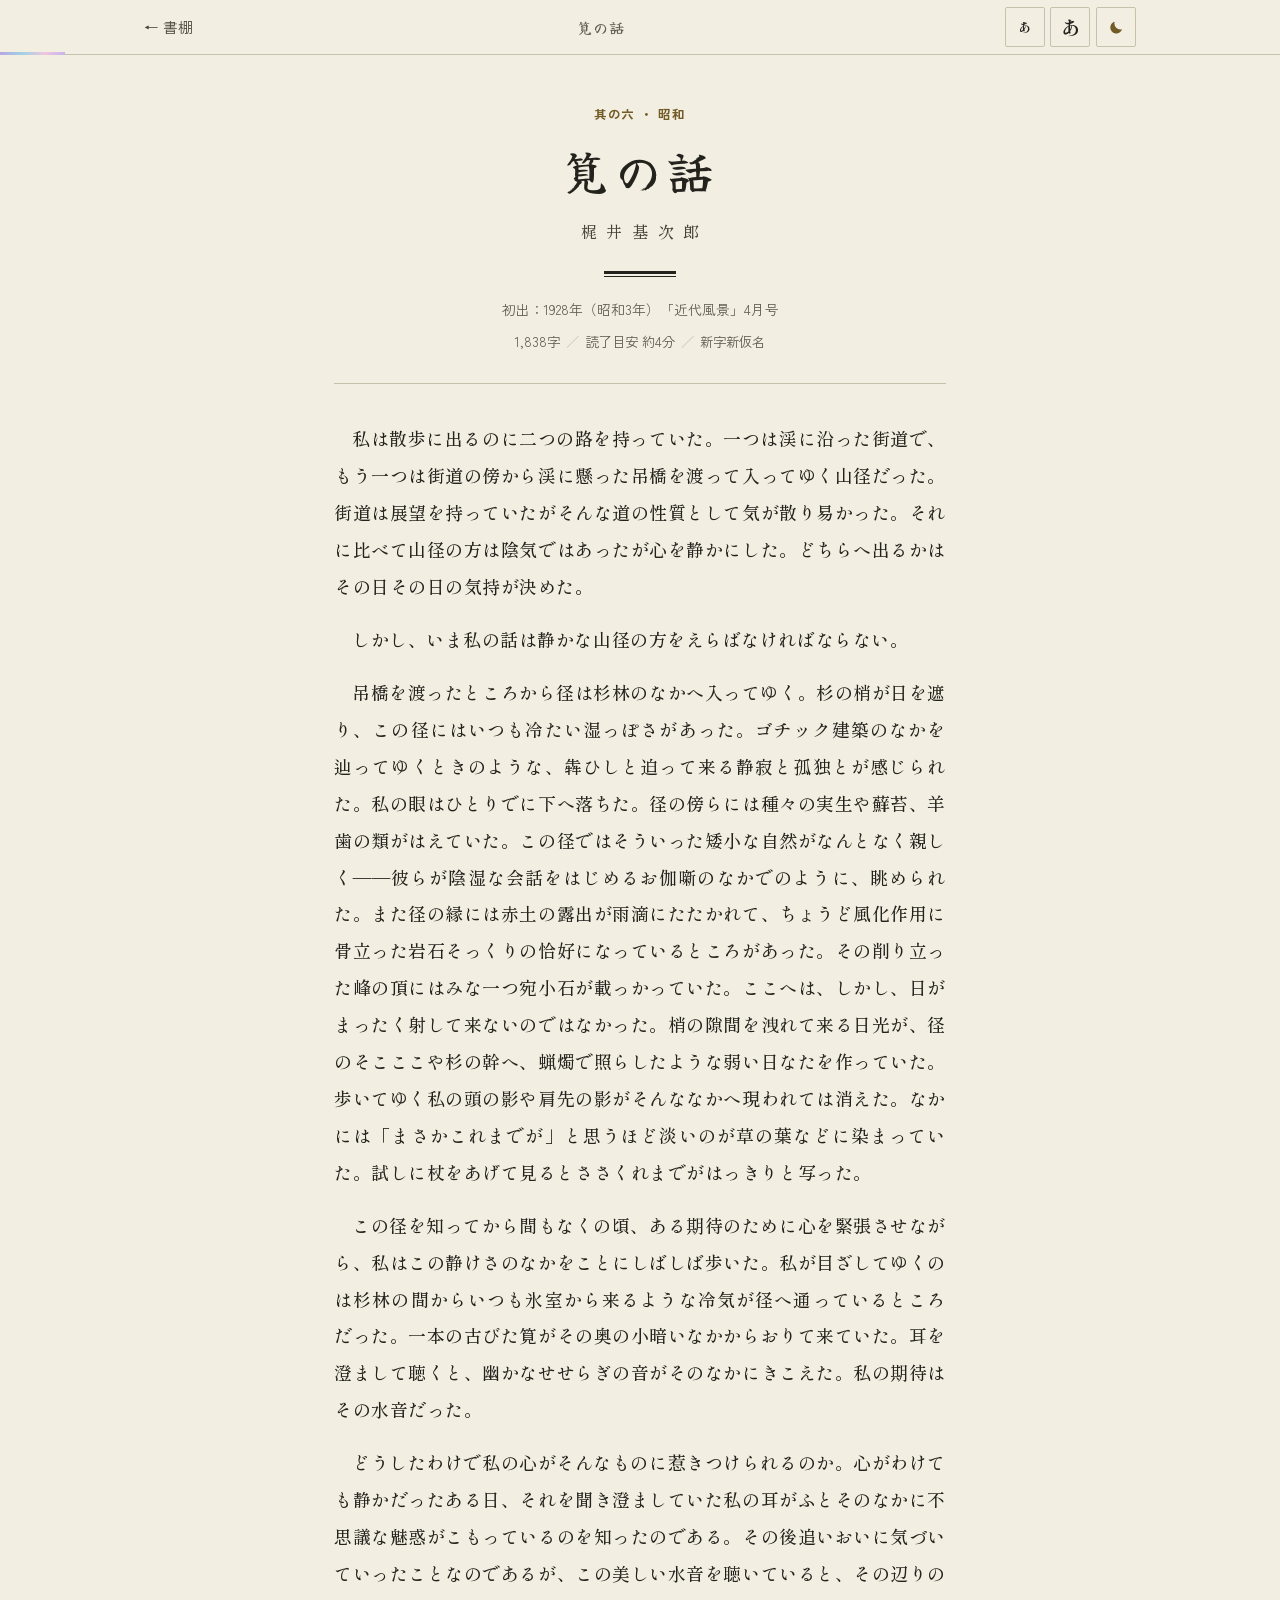
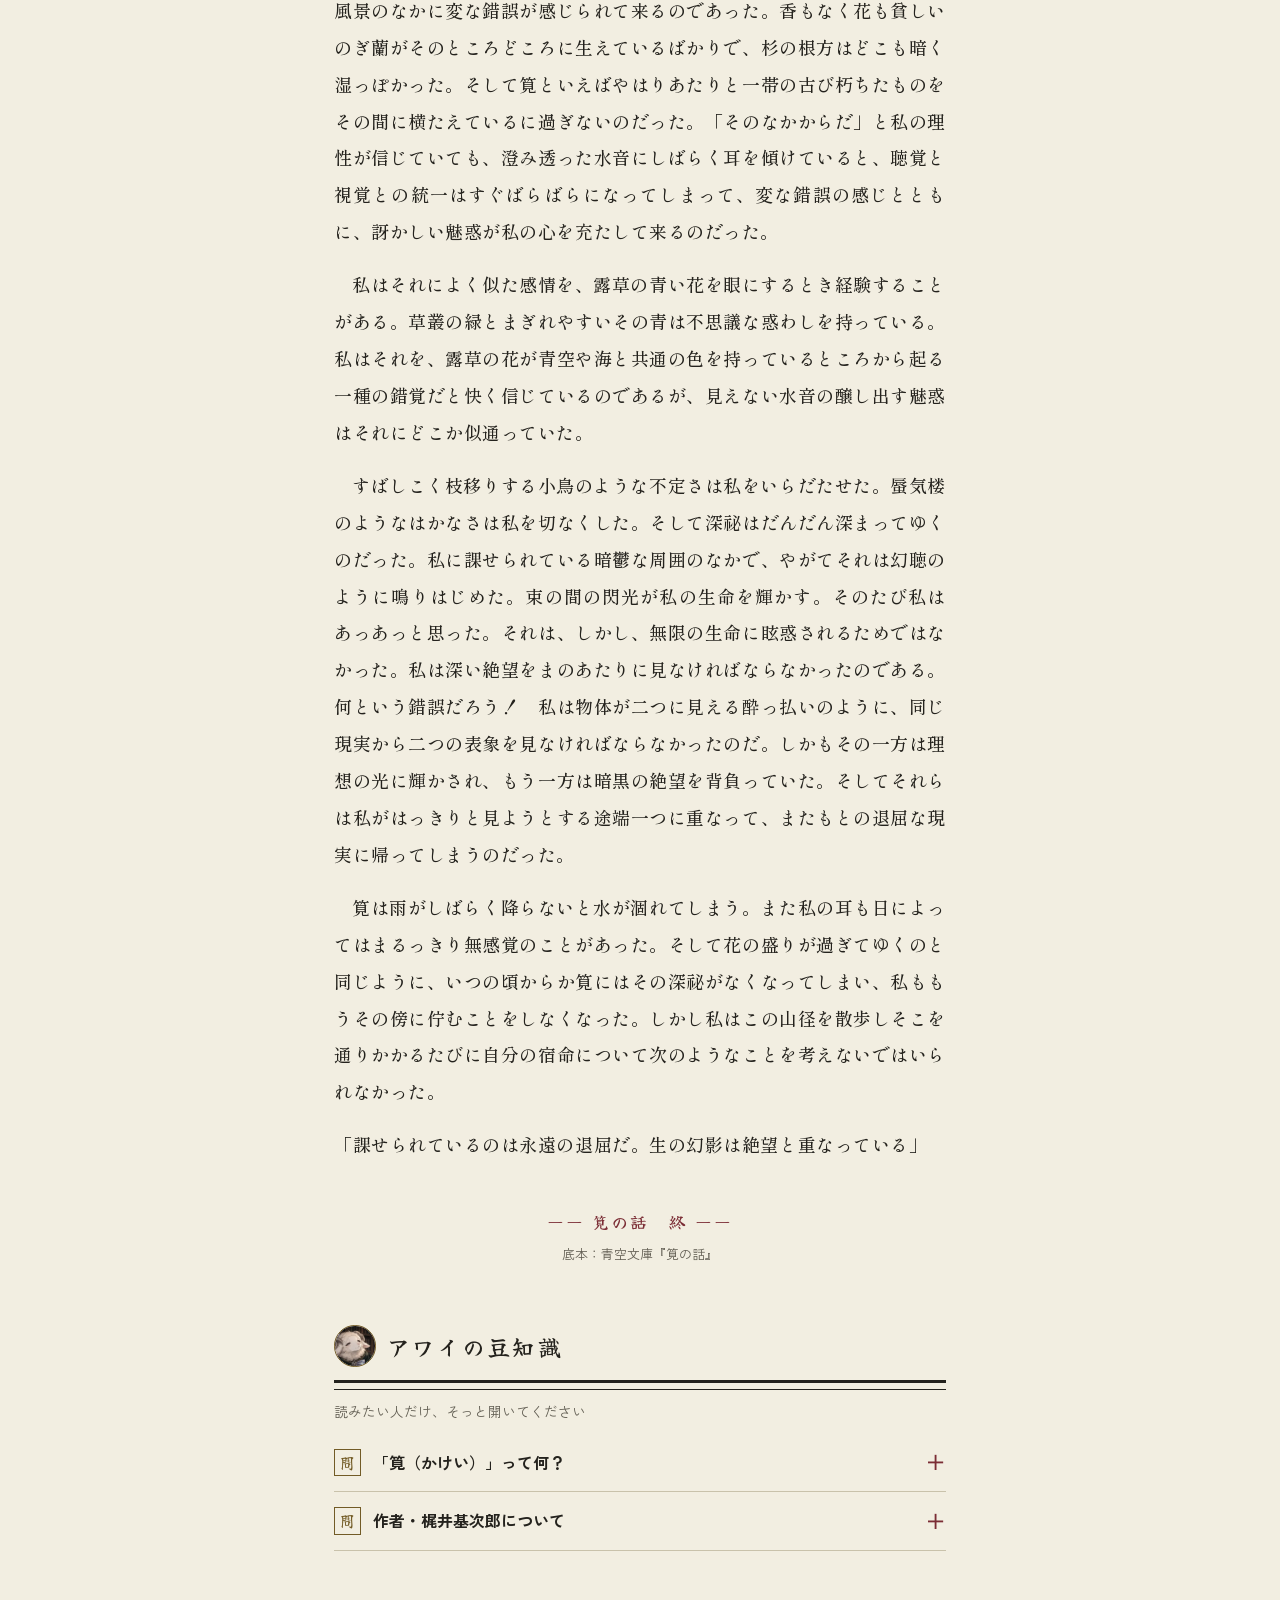
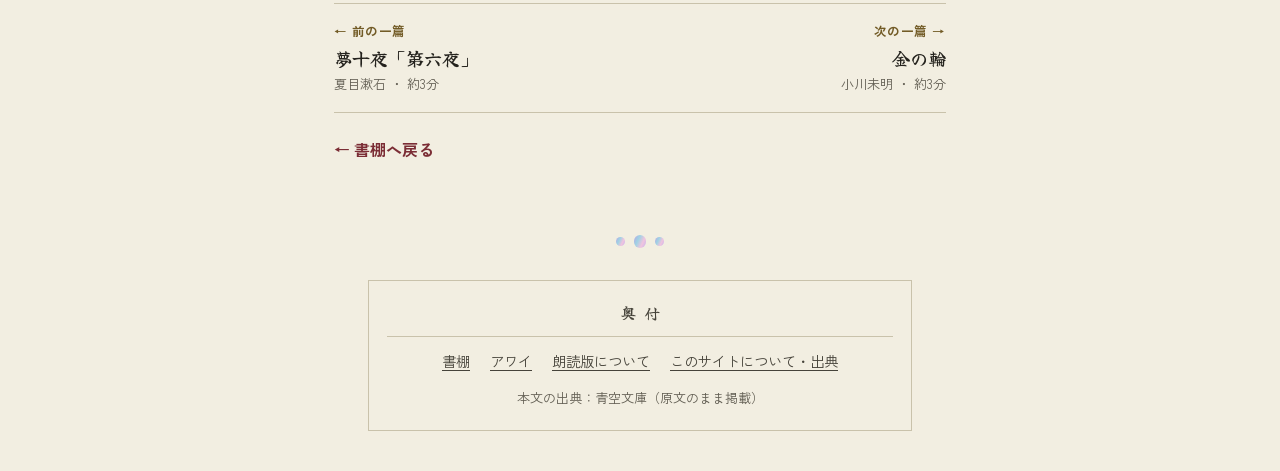
<file: kakei.html>
<!doctype html>
<html lang="ja">
<head>
<meta charset="utf-8">
<meta name="viewport" content="width=device-width, initial-scale=1, viewport-fit=cover">
<title>筧の話｜寝る前5分の名文</title>
<meta name="description" content="梶井基次郎「筧の話」を読む。約4分。">
<link rel="icon" href="assets/favicon.svg" type="image/svg+xml">
<link rel="preconnect" href="https://fonts.googleapis.com">
<link rel="preconnect" href="https://fonts.gstatic.com" crossorigin>
<link rel="stylesheet" href="https://fonts.googleapis.com/css2?family=Shippori+Mincho:wght@500;700&family=Yuji+Syuku&family=Zen+Kaku+Gothic+New:wght@400;500;700&display=swap">
<link rel="stylesheet" href="assets/style.css">
<script>document.documentElement.lang='ja';try{var t=localStorage.getItem('nemae5-theme');if(t==='dark'||t==='light'){document.documentElement.setAttribute('data-theme',t);}var s=localStorage.getItem('nemae5-size');if(s&&!isNaN(parseFloat(s))){document.documentElement.style.setProperty('--read-size',parseFloat(s)+'rem');}}catch(e){}</script>
</head>
<body class="reading">
<header class="bar reading"><div class="wrap bar-in"><a class="back" href="index.html#shelf">← 書棚</a><span class="bar-title">筧の話</span><span class="tools"><button class="sz minus" id="fontMinus" type="button" aria-label="文字を小さく">あ</button><button class="sz plus" id="fontPlus" type="button" aria-label="文字を大きく">あ</button><button class="theme icon" id="themeBtn" type="button"><svg class="i-moon" viewBox="0 0 24 24" aria-hidden="true"><path fill="currentColor" d="M20 14.5A8.5 8.5 0 0 1 9.5 4a8.5 8.5 0 1 0 10.5 10.5z"/></svg><svg class="i-sun" viewBox="0 0 24 24" aria-hidden="true"><circle cx="12" cy="12" r="4.5" fill="currentColor"/><path fill="none" stroke="currentColor" stroke-width="2" stroke-linecap="round" d="M12 2v3M12 19v3M2 12h3M19 12h3M4.9 4.9 7 7M17 17l2.1 2.1M4.9 19.1 7 17M17 7l2.1-2.1"/></svg></button></span></div><div id="progress"></div></header>
<main class="wrap sheet">
<article>
<header class="work-head"><span class="no">其の六 ・ 昭和</span><h1>筧の話</h1><p class="w-author">梶井基次郎</p><span class="kazari"></span><p class="w-sub">初出：1928年（昭和3年）「近代風景」4月号</p><p class="specs"><span>1,838字</span><span>読了目安 約4分</span><span>新字新仮名</span></p></header>
<div class="honbun" id="honbun">
<p>私は散歩に出るのに二つの路を持っていた。一つは渓に沿った街道で、もう一つは街道の傍から渓に懸った吊橋を渡って入ってゆく山径だった。街道は展望を持っていたがそんな道の性質として気が散り易かった。それに比べて山径の方は陰気ではあったが心を静かにした。どちらへ出るかはその日その日の気持が決めた。</p>
<p>しかし、いま私の話は静かな山径の方をえらばなければならない。</p>
<p>吊橋を渡ったところから径は杉林のなかへ入ってゆく。杉の梢が日を遮り、この径にはいつも冷たい湿っぽさがあった。ゴチック建築のなかを辿ってゆくときのような、犇ひしと迫って来る静寂と孤独とが感じられた。私の眼はひとりでに下へ落ちた。径の傍らには種々の実生や蘚苔、羊歯の類がはえていた。この径ではそういった矮小な自然がなんとなく親しく――彼らが陰湿な会話をはじめるお伽噺のなかでのように、眺められた。また径の縁には赤土の露出が雨滴にたたかれて、ちょうど風化作用に骨立った岩石そっくりの恰好になっているところがあった。その削り立った峰の頂にはみな一つ宛小石が載っかっていた。ここへは、しかし、日がまったく射して来ないのではなかった。梢の隙間を洩れて来る日光が、径のそこここや杉の幹へ、蝋燭で照らしたような弱い日なたを作っていた。歩いてゆく私の頭の影や肩先の影がそんななかへ現われては消えた。なかには「まさかこれまでが」と思うほど淡いのが草の葉などに染まっていた。試しに杖をあげて見るとささくれまでがはっきりと写った。</p>
<p>この径を知ってから間もなくの頃、ある期待のために心を緊張させながら、私はこの静けさのなかをことにしばしば歩いた。私が目ざしてゆくのは杉林の間からいつも氷室から来るような冷気が径へ通っているところだった。一本の古びた筧がその奥の小暗いなかからおりて来ていた。耳を澄まして聴くと、幽かなせせらぎの音がそのなかにきこえた。私の期待はその水音だった。</p>
<p>どうしたわけで私の心がそんなものに惹きつけられるのか。心がわけても静かだったある日、それを聞き澄ましていた私の耳がふとそのなかに不思議な魅惑がこもっているのを知ったのである。その後追いおいに気づいていったことなのであるが、この美しい水音を聴いていると、その辺りの風景のなかに変な錯誤が感じられて来るのであった。香もなく花も貧しいのぎ蘭がそのところどころに生えているばかりで、杉の根方はどこも暗く湿っぽかった。そして筧といえばやはりあたりと一帯の古び朽ちたものをその間に横たえているに過ぎないのだった。「そのなかからだ」と私の理性が信じていても、澄み透った水音にしばらく耳を傾けていると、聴覚と視覚との統一はすぐばらばらになってしまって、変な錯誤の感じとともに、訝かしい魅惑が私の心を充たして来るのだった。</p>
<p>私はそれによく似た感情を、露草の青い花を眼にするとき経験することがある。草叢の緑とまぎれやすいその青は不思議な惑わしを持っている。私はそれを、露草の花が青空や海と共通の色を持っているところから起る一種の錯覚だと快く信じているのであるが、見えない水音の醸し出す魅惑はそれにどこか似通っていた。</p>
<p>すばしこく枝移りする小鳥のような不定さは私をいらだたせた。蜃気楼のようなはかなさは私を切なくした。そして深祕はだんだん深まってゆくのだった。私に課せられている暗鬱な周囲のなかで、やがてそれは幻聴のように鳴りはじめた。束の間の閃光が私の生命を輝かす。そのたび私はあっあっと思った。それは、しかし、無限の生命に眩惑されるためではなかった。私は深い絶望をまのあたりに見なければならなかったのである。何という錯誤だろう！　私は物体が二つに見える酔っ払いのように、同じ現実から二つの表象を見なければならなかったのだ。しかもその一方は理想の光に輝かされ、もう一方は暗黒の絶望を背負っていた。そしてそれらは私がはっきりと見ようとする途端一つに重なって、またもとの退屈な現実に帰ってしまうのだった。</p>
<p>筧は雨がしばらく降らないと水が涸れてしまう。また私の耳も日によってはまるっきり無感覚のことがあった。そして花の盛りが過ぎてゆくのと同じように、いつの頃からか筧にはその深祕がなくなってしまい、私ももうその傍に佇むことをしなくなった。しかし私はこの山径を散歩しそこを通りかかるたびに自分の宿命について次のようなことを考えないではいられなかった。</p>
<p class="kaiwa">「課せられているのは永遠の退屈だ。生の幻影は絶望と重なっている」</p>
</div>
<p class="fin">―― 筧の話　終 ――</p><p class="teihon">底本：青空文庫『筧の話』</p>
</article>
<section class="trivia"><h2><img class="awai-cut" src="assets/awai-sheep-face.webp" alt="" width="192" height="192">アワイの豆知識</h2><p class="hint">読みたい人だけ、そっと開いてください</p>
<details>
<summary><span class="q">問</span>「筧（かけい）」って何？<span class="mark">＋</span></summary>
<div class="inner">
<p>筧は、竹筒などを継いで山の水を引く仕掛けのこと。本作は、山道で出会った筧の水音を手がかりに、心の風景を静かにたどる小品です。見た目には古びて朽ちたものから、なぜ澄み透った水音だけがこれほど美しく響くのか――その「錯誤」の感覚が一篇の中心にあります。</p>
</div>
</details>
<details>
<summary><span class="q">問</span>作者・梶井基次郎について<span class="mark">＋</span></summary>
<div class="inner">
<p>梶井基次郎（1901―1932）は『檸檬』の作者として知られますが、本作のような自然観照の短編も残しました。初出は1928年（昭和3年）「近代風景」4月号です。</p>
</div>
</details>
</section>
<nav class="next" aria-label="前後の作品"><div class="pn"><a href="yume6.html"><small>← 前の一篇</small><b>夢十夜「第六夜」</b><span>夏目漱石 ・ 約3分</span></a><a class="nx" href="kinwa.html"><small>次の一篇 →</small><b>金の輪</b><span>小川未明 ・ 約3分</span></a></div><a class="to-shelf" href="index.html#shelf">← 書棚へ戻る</a></nav>
</main>
<footer class="foot"><div class="wrap"><div class="tama" aria-hidden="true"><i></i><i></i><i></i></div><div class="okuzuke" style="margin-top:2rem"><h2>奥付</h2><nav aria-label="フッター"><a href="index.html">書棚</a><a href="awai.html">アワイ</a><a href="audio.html">朗読版について</a><a href="about.html">このサイトについて・出典</a></nav><p style="text-align:center">本文の出典：青空文庫（原文のまま掲載）</p></div></div></footer>
<script src="assets/site.js"></script>
</body>
</html>
</file>
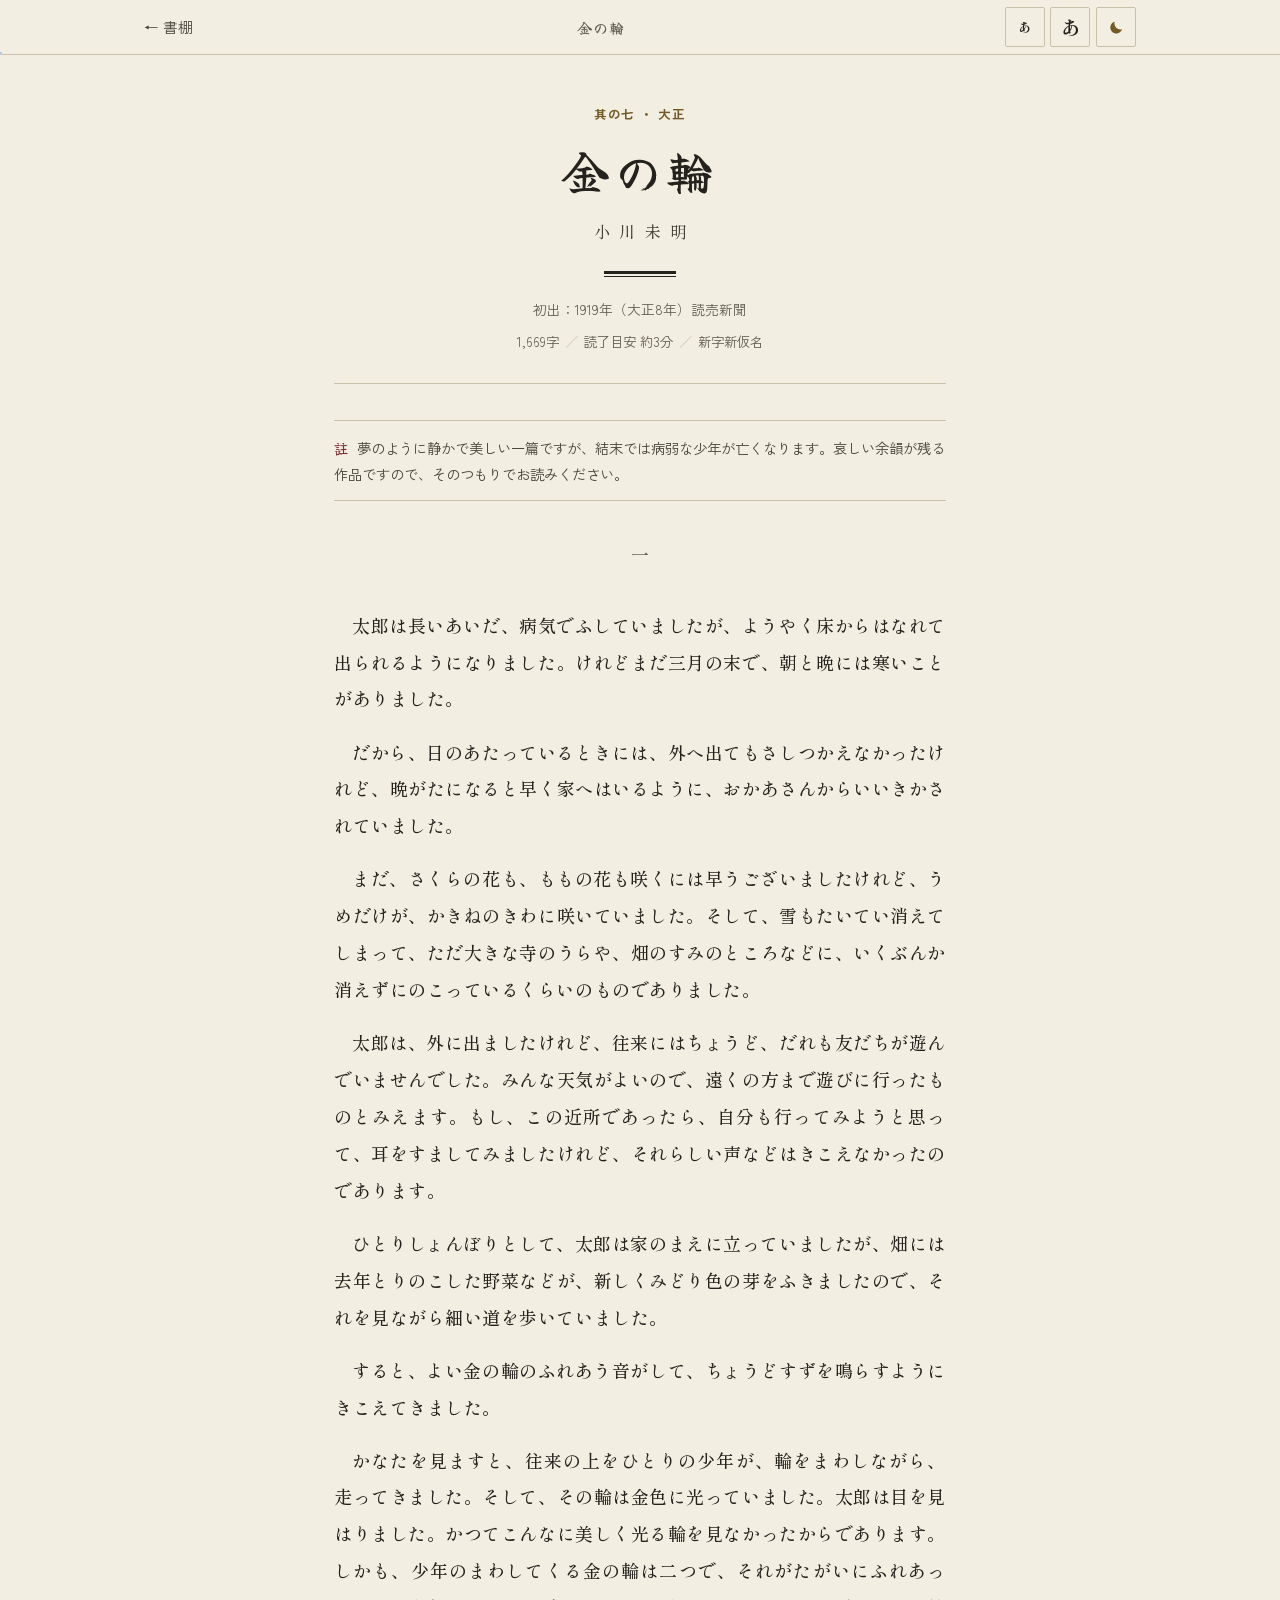
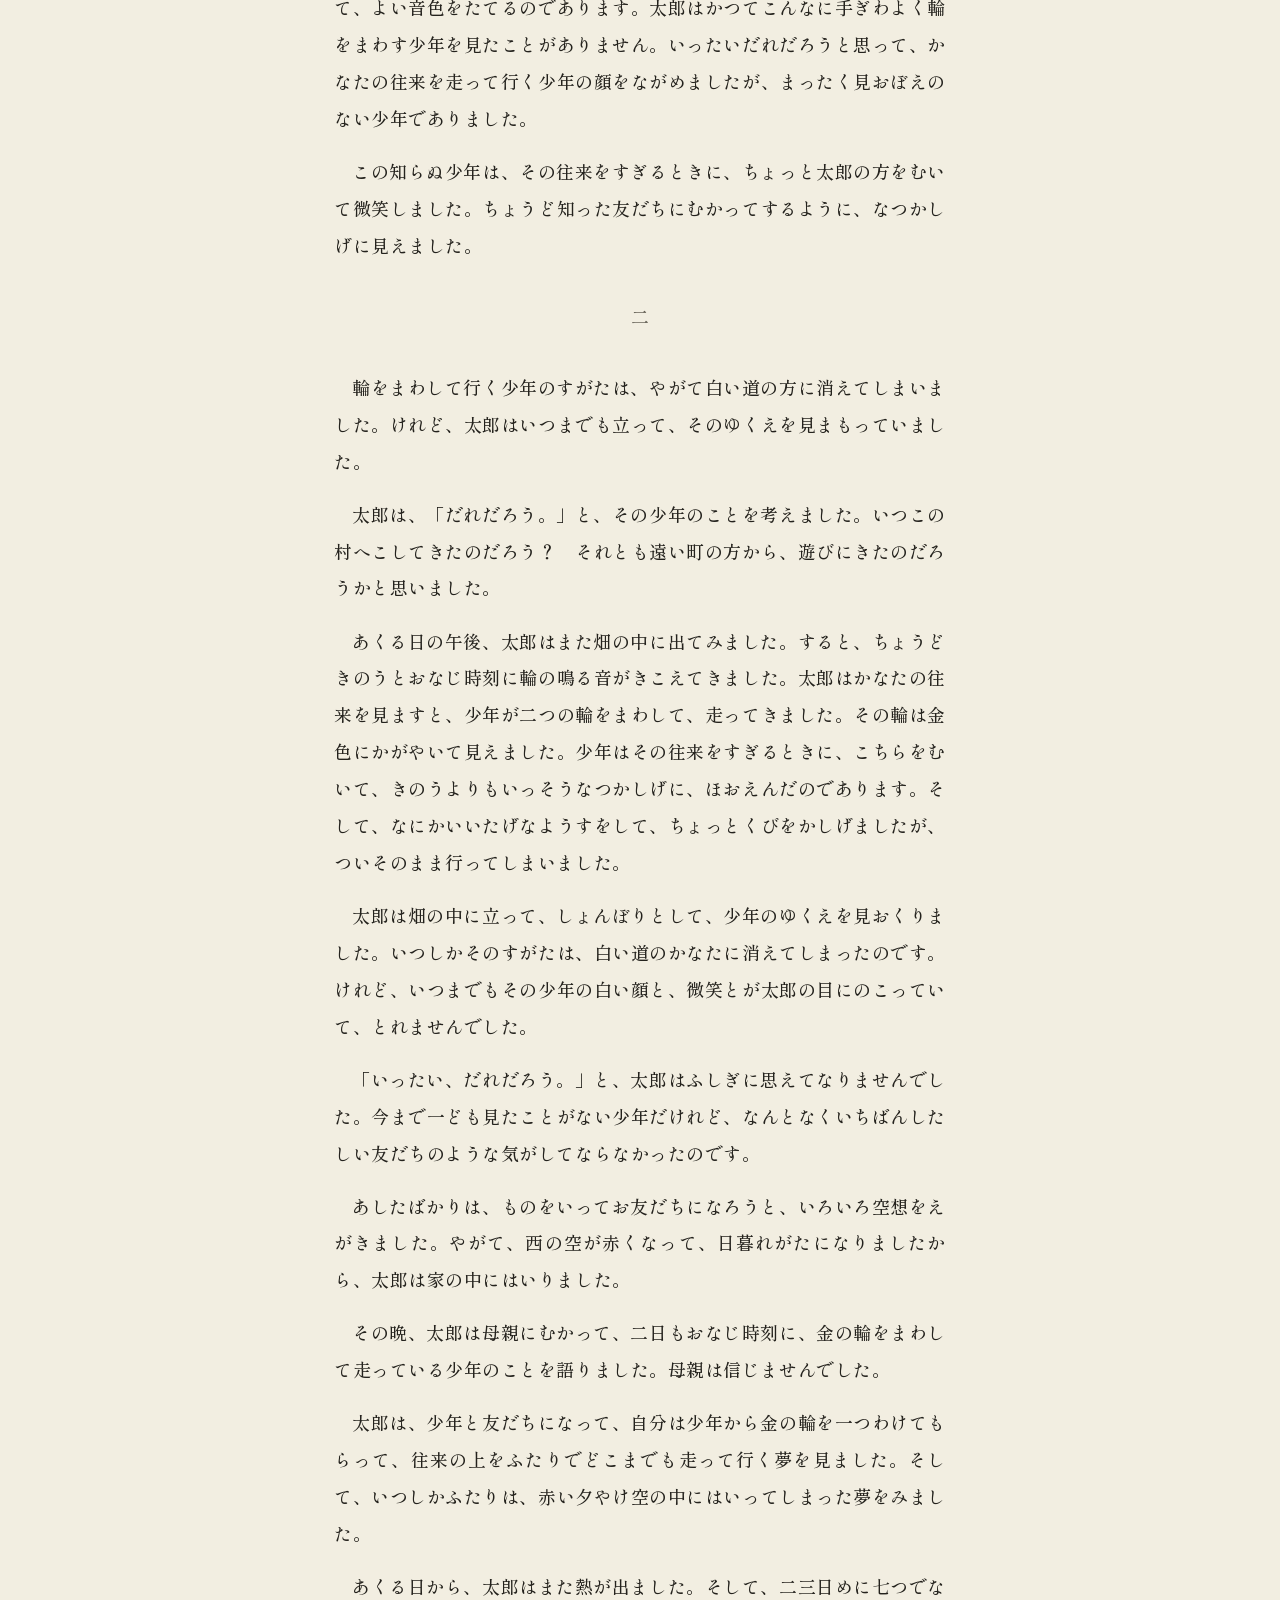
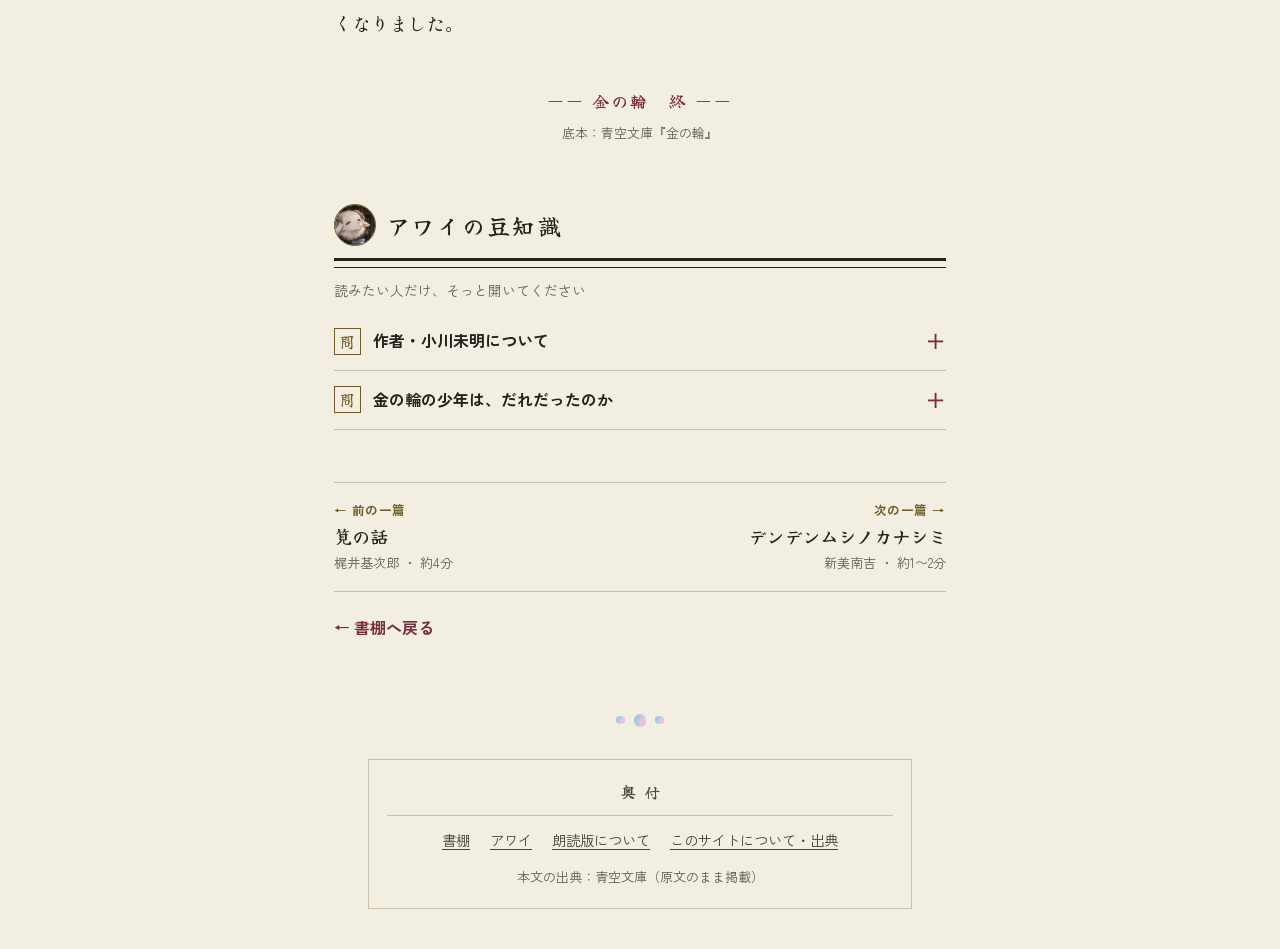
<file: kinwa.html>
<!doctype html>
<html lang="ja">
<head>
<meta charset="utf-8">
<meta name="viewport" content="width=device-width, initial-scale=1, viewport-fit=cover">
<title>金の輪｜寝る前5分の名文</title>
<meta name="description" content="小川未明「金の輪」を読む。約3分。">
<link rel="icon" href="assets/favicon.svg" type="image/svg+xml">
<link rel="preconnect" href="https://fonts.googleapis.com">
<link rel="preconnect" href="https://fonts.gstatic.com" crossorigin>
<link rel="stylesheet" href="https://fonts.googleapis.com/css2?family=Shippori+Mincho:wght@500;700&family=Yuji+Syuku&family=Zen+Kaku+Gothic+New:wght@400;500;700&display=swap">
<link rel="stylesheet" href="assets/style.css">
<script>document.documentElement.lang='ja';try{var t=localStorage.getItem('nemae5-theme');if(t==='dark'||t==='light'){document.documentElement.setAttribute('data-theme',t);}var s=localStorage.getItem('nemae5-size');if(s&&!isNaN(parseFloat(s))){document.documentElement.style.setProperty('--read-size',parseFloat(s)+'rem');}}catch(e){}</script>
</head>
<body class="reading">
<header class="bar reading"><div class="wrap bar-in"><a class="back" href="index.html#shelf">← 書棚</a><span class="bar-title">金の輪</span><span class="tools"><button class="sz minus" id="fontMinus" type="button" aria-label="文字を小さく">あ</button><button class="sz plus" id="fontPlus" type="button" aria-label="文字を大きく">あ</button><button class="theme icon" id="themeBtn" type="button"><svg class="i-moon" viewBox="0 0 24 24" aria-hidden="true"><path fill="currentColor" d="M20 14.5A8.5 8.5 0 0 1 9.5 4a8.5 8.5 0 1 0 10.5 10.5z"/></svg><svg class="i-sun" viewBox="0 0 24 24" aria-hidden="true"><circle cx="12" cy="12" r="4.5" fill="currentColor"/><path fill="none" stroke="currentColor" stroke-width="2" stroke-linecap="round" d="M12 2v3M12 19v3M2 12h3M19 12h3M4.9 4.9 7 7M17 17l2.1 2.1M4.9 19.1 7 17M17 7l2.1-2.1"/></svg></button></span></div><div id="progress"></div></header>
<main class="wrap sheet">
<article>
<header class="work-head"><span class="no">其の七 ・ 大正</span><h1>金の輪</h1><p class="w-author">小川未明</p><span class="kazari"></span><p class="w-sub">初出：1919年（大正8年）読売新聞</p><p class="specs"><span>1,669字</span><span>読了目安 約3分</span><span>新字新仮名</span></p></header>
<p class="callout"><b>註</b>夢のように静かで美しい一篇ですが、結末では病弱な少年が亡くなります。哀しい余韻が残る作品ですので、そのつもりでお読みください。</p>
<div class="honbun" id="honbun">
<p class="sep">一</p>
<p>太郎は長いあいだ、病気でふしていましたが、ようやく床からはなれて出られるようになりました。けれどまだ三月の末で、朝と晩には寒いことがありました。</p>
<p>だから、日のあたっているときには、外へ出てもさしつかえなかったけれど、晩がたになると早く家へはいるように、おかあさんからいいきかされていました。</p>
<p>まだ、さくらの花も、ももの花も咲くには早うございましたけれど、うめだけが、かきねのきわに咲いていました。そして、雪もたいてい消えてしまって、ただ大きな寺のうらや、畑のすみのところなどに、いくぶんか消えずにのこっているくらいのものでありました。</p>
<p>太郎は、外に出ましたけれど、往来にはちょうど、だれも友だちが遊んでいませんでした。みんな天気がよいので、遠くの方まで遊びに行ったものとみえます。もし、この近所であったら、自分も行ってみようと思って、耳をすましてみましたけれど、それらしい声などはきこえなかったのであります。</p>
<p>ひとりしょんぼりとして、太郎は家のまえに立っていましたが、畑には去年とりのこした野菜などが、新しくみどり色の芽をふきましたので、それを見ながら細い道を歩いていました。</p>
<p>すると、よい金の輪のふれあう音がして、ちょうどすずを鳴らすようにきこえてきました。</p>
<p>かなたを見ますと、往来の上をひとりの少年が、輪をまわしながら、走ってきました。そして、その輪は金色に光っていました。太郎は目を見はりました。かつてこんなに美しく光る輪を見なかったからであります。しかも、少年のまわしてくる金の輪は二つで、それがたがいにふれあって、よい音色をたてるのであります。太郎はかつてこんなに手ぎわよく輪をまわす少年を見たことがありません。いったいだれだろうと思って、かなたの往来を走って行く少年の顔をながめましたが、まったく見おぼえのない少年でありました。</p>
<p>この知らぬ少年は、その往来をすぎるときに、ちょっと太郎の方をむいて微笑しました。ちょうど知った友だちにむかってするように、なつかしげに見えました。</p>
<p class="sep">二</p>
<p>輪をまわして行く少年のすがたは、やがて白い道の方に消えてしまいました。けれど、太郎はいつまでも立って、そのゆくえを見まもっていました。</p>
<p>太郎は、「だれだろう。」と、その少年のことを考えました。いつこの村へこしてきたのだろう？　それとも遠い町の方から、遊びにきたのだろうかと思いました。</p>
<p>あくる日の午後、太郎はまた畑の中に出てみました。すると、ちょうどきのうとおなじ時刻に輪の鳴る音がきこえてきました。太郎はかなたの往来を見ますと、少年が二つの輪をまわして、走ってきました。その輪は金色にかがやいて見えました。少年はその往来をすぎるときに、こちらをむいて、きのうよりもいっそうなつかしげに、ほおえんだのであります。そして、なにかいいたげなようすをして、ちょっとくびをかしげましたが、ついそのまま行ってしまいました。</p>
<p>太郎は畑の中に立って、しょんぼりとして、少年のゆくえを見おくりました。いつしかそのすがたは、白い道のかなたに消えてしまったのです。けれど、いつまでもその少年の白い顔と、微笑とが太郎の目にのこっていて、とれませんでした。</p>
<p>「いったい、だれだろう。」と、太郎はふしぎに思えてなりませんでした。今まで一ども見たことがない少年だけれど、なんとなくいちばんしたしい友だちのような気がしてならなかったのです。</p>
<p>あしたばかりは、ものをいってお友だちになろうと、いろいろ空想をえがきました。やがて、西の空が赤くなって、日暮れがたになりましたから、太郎は家の中にはいりました。</p>
<p>その晩、太郎は母親にむかって、二日もおなじ時刻に、金の輪をまわして走っている少年のことを語りました。母親は信じませんでした。</p>
<p>太郎は、少年と友だちになって、自分は少年から金の輪を一つわけてもらって、往来の上をふたりでどこまでも走って行く夢を見ました。そして、いつしかふたりは、赤い夕やけ空の中にはいってしまった夢をみました。</p>
<p>あくる日から、太郎はまた熱が出ました。そして、二三日めに七つでなくなりました。</p>
</div>
<p class="fin">―― 金の輪　終 ――</p><p class="teihon">底本：青空文庫『金の輪』</p>
</article>
<section class="trivia"><h2><img class="awai-cut" src="assets/awai-sheep-face.webp" alt="" width="192" height="192">アワイの豆知識</h2><p class="hint">読みたい人だけ、そっと開いてください</p>
<details>
<summary><span class="q">問</span>作者・小川未明について<span class="mark">＋</span></summary>
<div class="inner">
<p>小川未明（1882―1961）は『赤い蝋燭と人魚』の作者で、日本の近代児童文学の礎を築いた作家の一人です。本作の初出は1919年（大正8年）の読売新聞（1月21日〜23日）です。</p>
</div>
</details>
<details>
<summary><span class="q">問</span>金の輪の少年は、だれだったのか<span class="mark">＋</span></summary>
<div class="inner">
<p>作中では明かされません。見知らぬのにいちばん親しい友だちのように感じられ、太郎の見る夢のなかでは二人で夕焼け空へ走って行く――結末と重ねて読むと、少年は太郎を迎えに来た存在のようにも読めます。断定しないところが、この童話の静けさです。</p>
</div>
</details>
</section>
<nav class="next" aria-label="前後の作品"><div class="pn"><a href="kakei.html"><small>← 前の一篇</small><b>筧の話</b><span>梶井基次郎 ・ 約4分</span></a><a class="nx" href="denden.html"><small>次の一篇 →</small><b>デンデンムシノカナシミ</b><span>新美南吉 ・ 約1〜2分</span></a></div><a class="to-shelf" href="index.html#shelf">← 書棚へ戻る</a></nav>
</main>
<footer class="foot"><div class="wrap"><div class="tama" aria-hidden="true"><i></i><i></i><i></i></div><div class="okuzuke" style="margin-top:2rem"><h2>奥付</h2><nav aria-label="フッター"><a href="index.html">書棚</a><a href="awai.html">アワイ</a><a href="audio.html">朗読版について</a><a href="about.html">このサイトについて・出典</a></nav><p style="text-align:center">本文の出典：青空文庫（原文のまま掲載）</p></div></div></footer>
<script src="assets/site.js"></script>
</body>
</html>
</file>
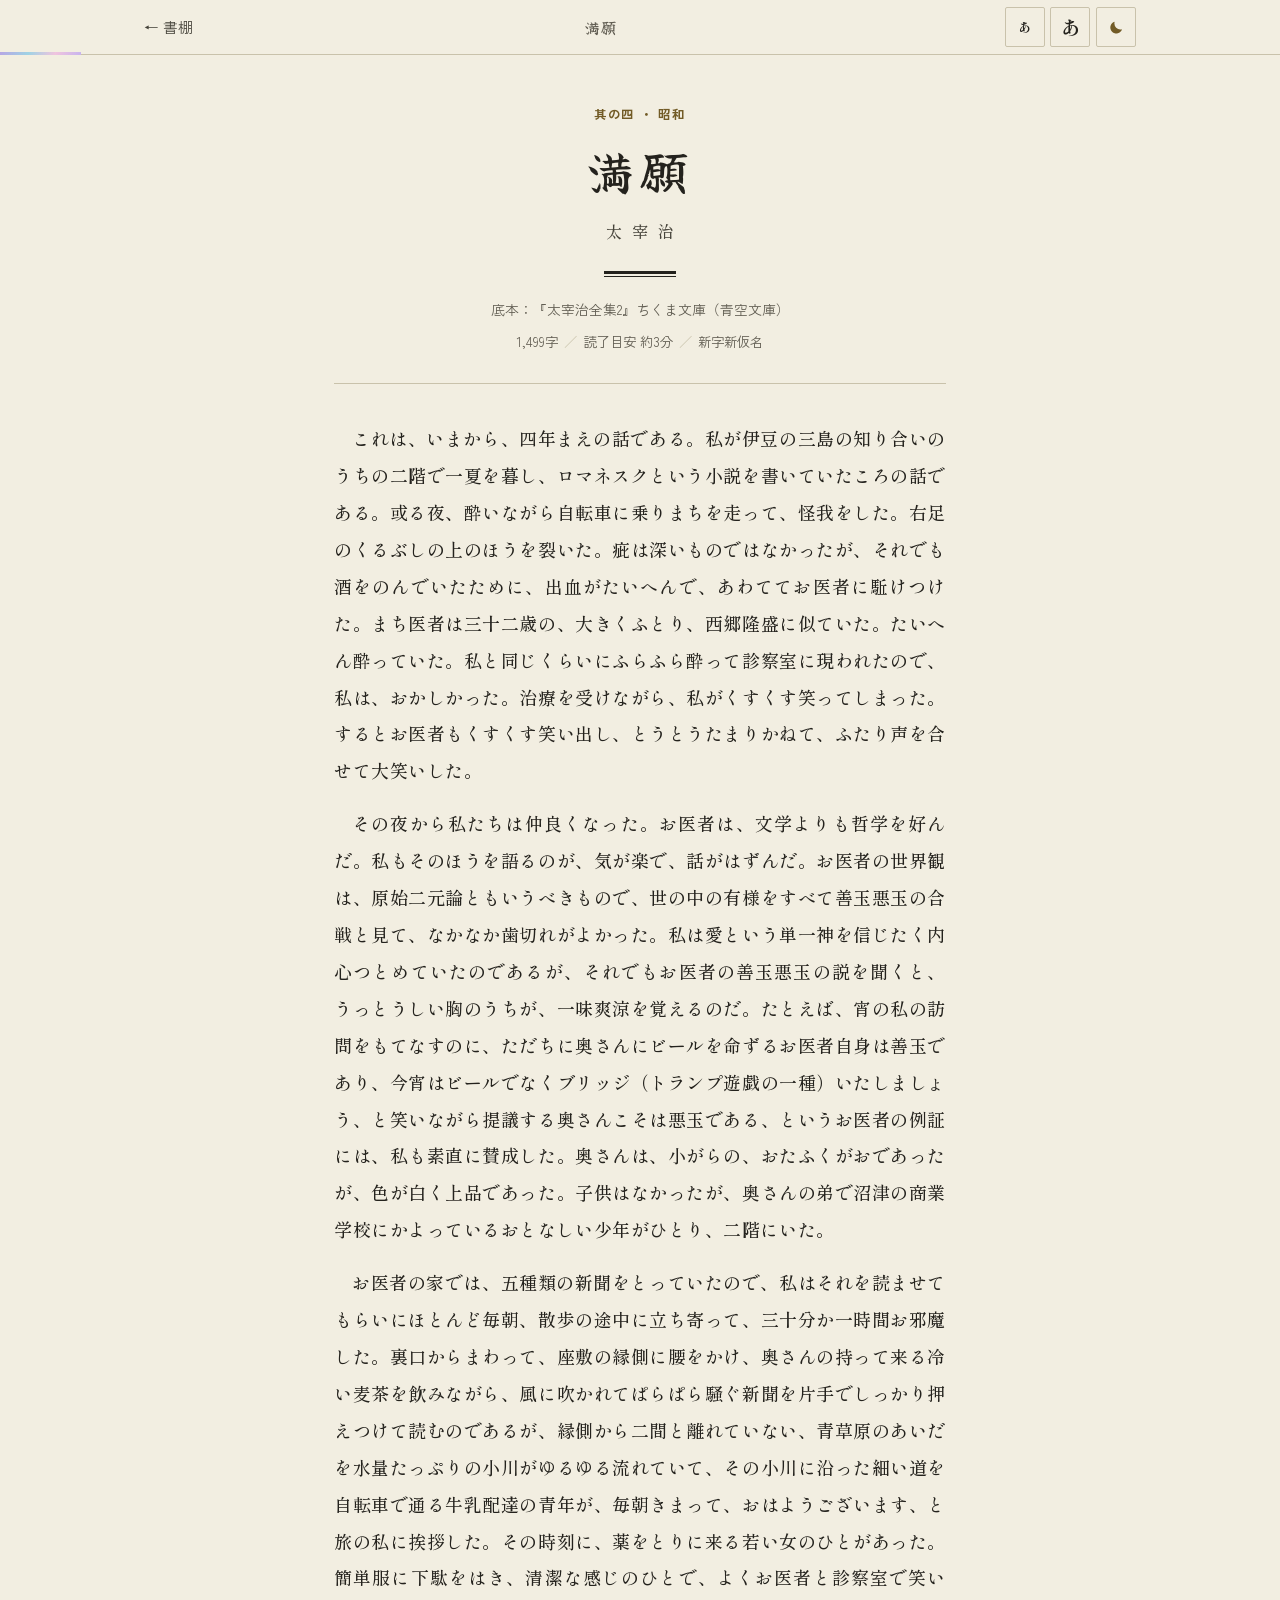
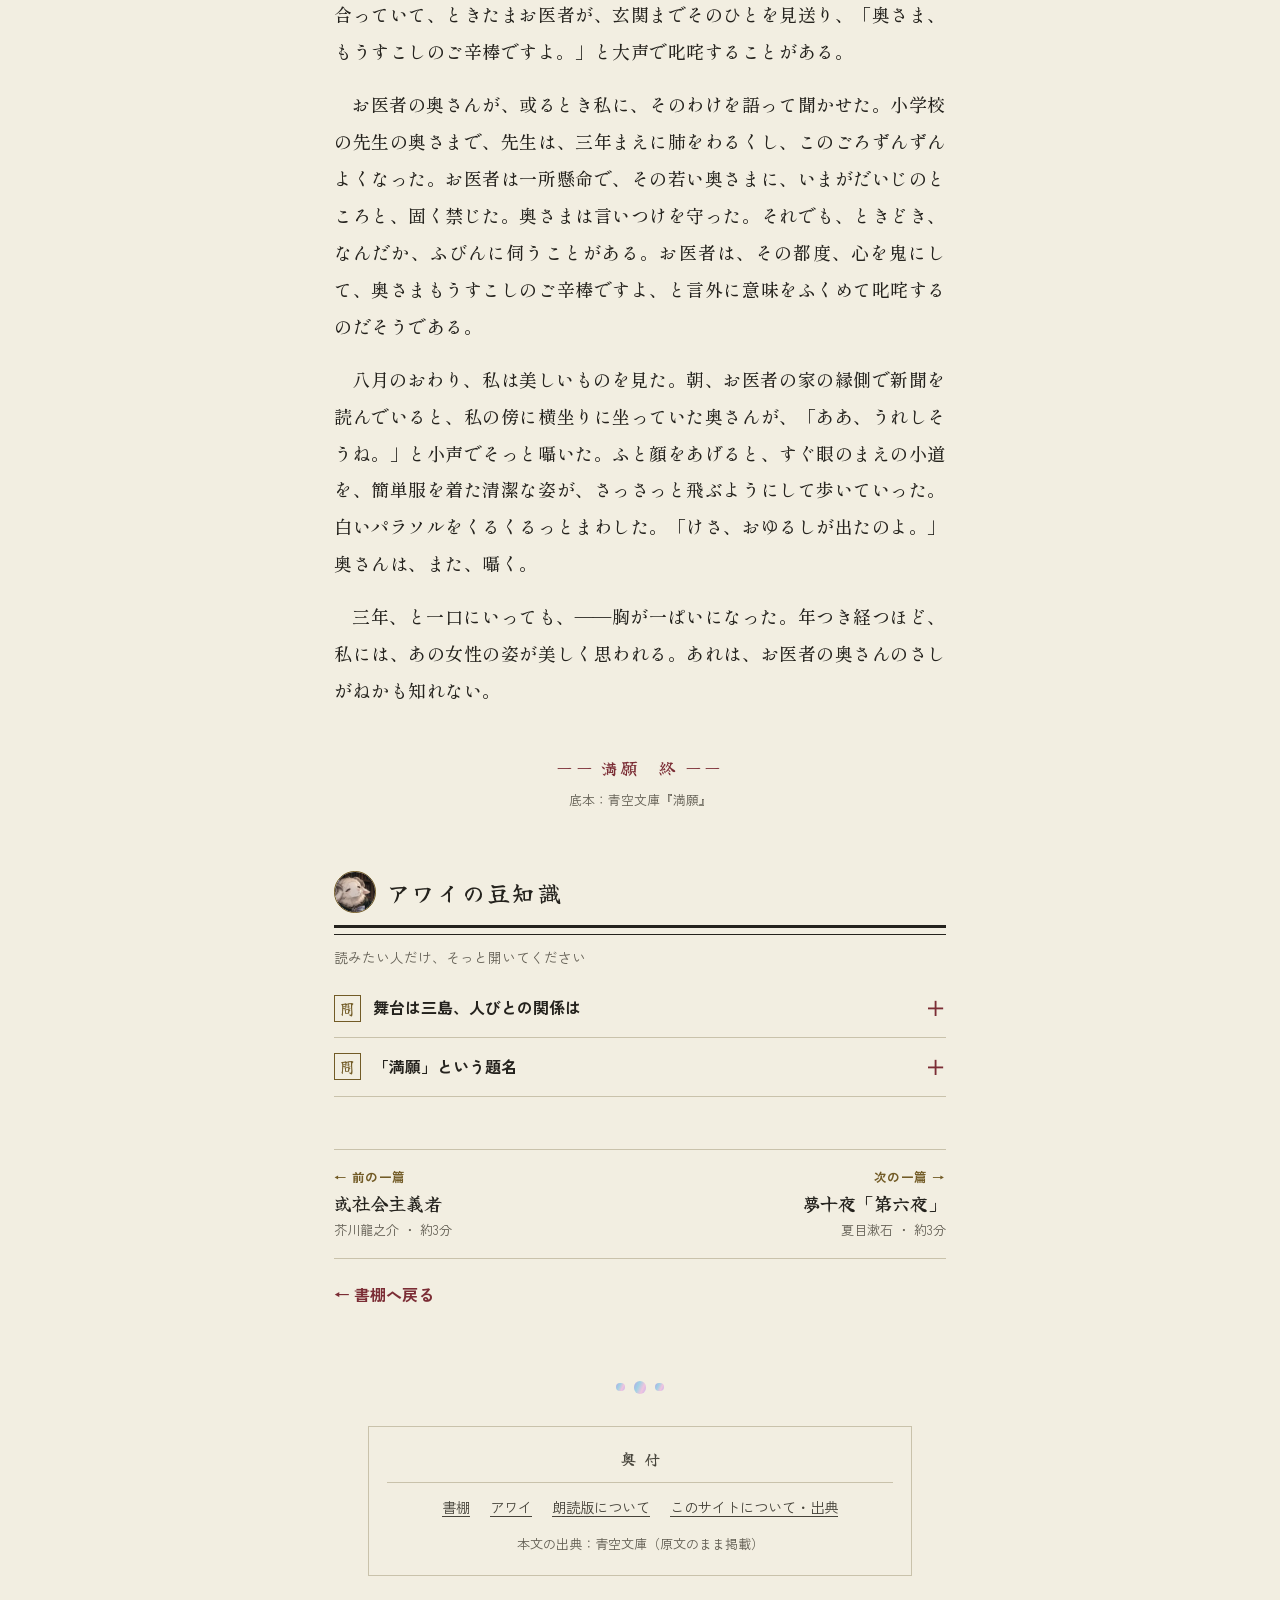
<file: mangan.html>
<!doctype html>
<html lang="ja">
<head>
<meta charset="utf-8">
<meta name="viewport" content="width=device-width, initial-scale=1, viewport-fit=cover">
<title>満願｜寝る前5分の名文</title>
<meta name="description" content="太宰治「満願」を読む。約3分。">
<link rel="icon" href="assets/favicon.svg" type="image/svg+xml">
<link rel="preconnect" href="https://fonts.googleapis.com">
<link rel="preconnect" href="https://fonts.gstatic.com" crossorigin>
<link rel="stylesheet" href="https://fonts.googleapis.com/css2?family=Shippori+Mincho:wght@500;700&family=Yuji+Syuku&family=Zen+Kaku+Gothic+New:wght@400;500;700&display=swap">
<link rel="stylesheet" href="assets/style.css">
<script>document.documentElement.lang='ja';try{var t=localStorage.getItem('nemae5-theme');if(t==='dark'||t==='light'){document.documentElement.setAttribute('data-theme',t);}var s=localStorage.getItem('nemae5-size');if(s&&!isNaN(parseFloat(s))){document.documentElement.style.setProperty('--read-size',parseFloat(s)+'rem');}}catch(e){}</script>
</head>
<body class="reading">
<header class="bar reading"><div class="wrap bar-in"><a class="back" href="index.html#shelf">← 書棚</a><span class="bar-title">満願</span><span class="tools"><button class="sz minus" id="fontMinus" type="button" aria-label="文字を小さく">あ</button><button class="sz plus" id="fontPlus" type="button" aria-label="文字を大きく">あ</button><button class="theme icon" id="themeBtn" type="button"><svg class="i-moon" viewBox="0 0 24 24" aria-hidden="true"><path fill="currentColor" d="M20 14.5A8.5 8.5 0 0 1 9.5 4a8.5 8.5 0 1 0 10.5 10.5z"/></svg><svg class="i-sun" viewBox="0 0 24 24" aria-hidden="true"><circle cx="12" cy="12" r="4.5" fill="currentColor"/><path fill="none" stroke="currentColor" stroke-width="2" stroke-linecap="round" d="M12 2v3M12 19v3M2 12h3M19 12h3M4.9 4.9 7 7M17 17l2.1 2.1M4.9 19.1 7 17M17 7l2.1-2.1"/></svg></button></span></div><div id="progress"></div></header>
<main class="wrap sheet">
<article>
<header class="work-head"><span class="no">其の四 ・ 昭和</span><h1>満願</h1><p class="w-author">太宰治</p><span class="kazari"></span><p class="w-sub">底本：『太宰治全集2』ちくま文庫（青空文庫）</p><p class="specs"><span>1,499字</span><span>読了目安 約3分</span><span>新字新仮名</span></p></header>
<div class="honbun" id="honbun">
<p>これは、いまから、四年まえの話である。私が伊豆の三島の知り合いのうちの二階で一夏を暮し、ロマネスクという小説を書いていたころの話である。或る夜、酔いながら自転車に乗りまちを走って、怪我をした。右足のくるぶしの上のほうを裂いた。疵は深いものではなかったが、それでも酒をのんでいたために、出血がたいへんで、あわててお医者に駈けつけた。まち医者は三十二歳の、大きくふとり、西郷隆盛に似ていた。たいへん酔っていた。私と同じくらいにふらふら酔って診察室に現われたので、私は、おかしかった。治療を受けながら、私がくすくす笑ってしまった。するとお医者もくすくす笑い出し、とうとうたまりかねて、ふたり声を合せて大笑いした。</p>
<p>その夜から私たちは仲良くなった。お医者は、文学よりも哲学を好んだ。私もそのほうを語るのが、気が楽で、話がはずんだ。お医者の世界観は、原始二元論ともいうべきもので、世の中の有様をすべて善玉悪玉の合戦と見て、なかなか歯切れがよかった。私は愛という単一神を信じたく内心つとめていたのであるが、それでもお医者の善玉悪玉の説を聞くと、うっとうしい胸のうちが、一味爽涼を覚えるのだ。たとえば、宵の私の訪問をもてなすのに、ただちに奥さんにビールを命ずるお医者自身は善玉であり、今宵はビールでなくブリッジ（トランプ遊戯の一種）いたしましょう、と笑いながら提議する奥さんこそは悪玉である、というお医者の例証には、私も素直に賛成した。奥さんは、小がらの、おたふくがおであったが、色が白く上品であった。子供はなかったが、奥さんの弟で沼津の商業学校にかよっているおとなしい少年がひとり、二階にいた。</p>
<p>お医者の家では、五種類の新聞をとっていたので、私はそれを読ませてもらいにほとんど毎朝、散歩の途中に立ち寄って、三十分か一時間お邪魔した。裏口からまわって、座敷の縁側に腰をかけ、奥さんの持って来る冷い麦茶を飲みながら、風に吹かれてぱらぱら騒ぐ新聞を片手でしっかり押えつけて読むのであるが、縁側から二間と離れていない、青草原のあいだを水量たっぷりの小川がゆるゆる流れていて、その小川に沿った細い道を自転車で通る牛乳配達の青年が、毎朝きまって、おはようございます、と旅の私に挨拶した。その時刻に、薬をとりに来る若い女のひとがあった。簡単服に下駄をはき、清潔な感じのひとで、よくお医者と診察室で笑い合っていて、ときたまお医者が、玄関までそのひとを見送り、「奥さま、もうすこしのご辛棒ですよ。」と大声で叱咤することがある。</p>
<p>お医者の奥さんが、或るとき私に、そのわけを語って聞かせた。小学校の先生の奥さまで、先生は、三年まえに肺をわるくし、このごろずんずんよくなった。お医者は一所懸命で、その若い奥さまに、いまがだいじのところと、固く禁じた。奥さまは言いつけを守った。それでも、ときどき、なんだか、ふびんに伺うことがある。お医者は、その都度、心を鬼にして、奥さまもうすこしのご辛棒ですよ、と言外に意味をふくめて叱咤するのだそうである。</p>
<p>八月のおわり、私は美しいものを見た。朝、お医者の家の縁側で新聞を読んでいると、私の傍に横坐りに坐っていた奥さんが、「ああ、うれしそうね。」と小声でそっと囁いた。ふと顔をあげると、すぐ眼のまえの小道を、簡単服を着た清潔な姿が、さっさっと飛ぶようにして歩いていった。白いパラソルをくるくるっとまわした。「けさ、おゆるしが出たのよ。」奥さんは、また、囁く。</p>
<p>三年、と一口にいっても、――胸が一ぱいになった。年つき経つほど、私には、あの女性の姿が美しく思われる。あれは、お医者の奥さんのさしがねかも知れない。</p>
</div>
<p class="fin">―― 満願　終 ――</p><p class="teihon">底本：青空文庫『満願』</p>
</article>
<section class="trivia"><h2><img class="awai-cut" src="assets/awai-sheep-face.webp" alt="" width="192" height="192">アワイの豆知識</h2><p class="hint">読みたい人だけ、そっと開いてください</p>
<details>
<summary><span class="q">問</span>舞台は三島、人びとの関係は<span class="mark">＋</span></summary>
<div class="inner">
<p>舞台は静岡県三島。語り手の「私」が一夏を過ごし、怪我をきっかけに懇意になった若い医者と、その医者が診る小学校の先生の奥さまを描きます。胸を病む奥さまに医師の判定が下るまでの、短い緊張と安堵の物語です。</p>
</div>
</details>
<details>
<summary><span class="q">問</span>「満願」という題名<span class="mark">＋</span></summary>
<div class="inner">
<p>「満願」は本来、願掛けの期間が満ちて願いが叶うことを指す言葉です。三年という歳月を見守ってきた人びとの願いと、結末に届く知らせの言葉が、タイトルのなかで静かに響き合います。</p>
</div>
</details>
</section>
<nav class="next" aria-label="前後の作品"><div class="pn"><a href="shakai.html"><small>← 前の一篇</small><b>或社会主義者</b><span>芥川龍之介 ・ 約3分</span></a><a class="nx" href="yume6.html"><small>次の一篇 →</small><b>夢十夜「第六夜」</b><span>夏目漱石 ・ 約3分</span></a></div><a class="to-shelf" href="index.html#shelf">← 書棚へ戻る</a></nav>
</main>
<footer class="foot"><div class="wrap"><div class="tama" aria-hidden="true"><i></i><i></i><i></i></div><div class="okuzuke" style="margin-top:2rem"><h2>奥付</h2><nav aria-label="フッター"><a href="index.html">書棚</a><a href="awai.html">アワイ</a><a href="audio.html">朗読版について</a><a href="about.html">このサイトについて・出典</a></nav><p style="text-align:center">本文の出典：青空文庫（原文のまま掲載）</p></div></div></footer>
<script src="assets/site.js"></script>
</body>
</html>
</file>
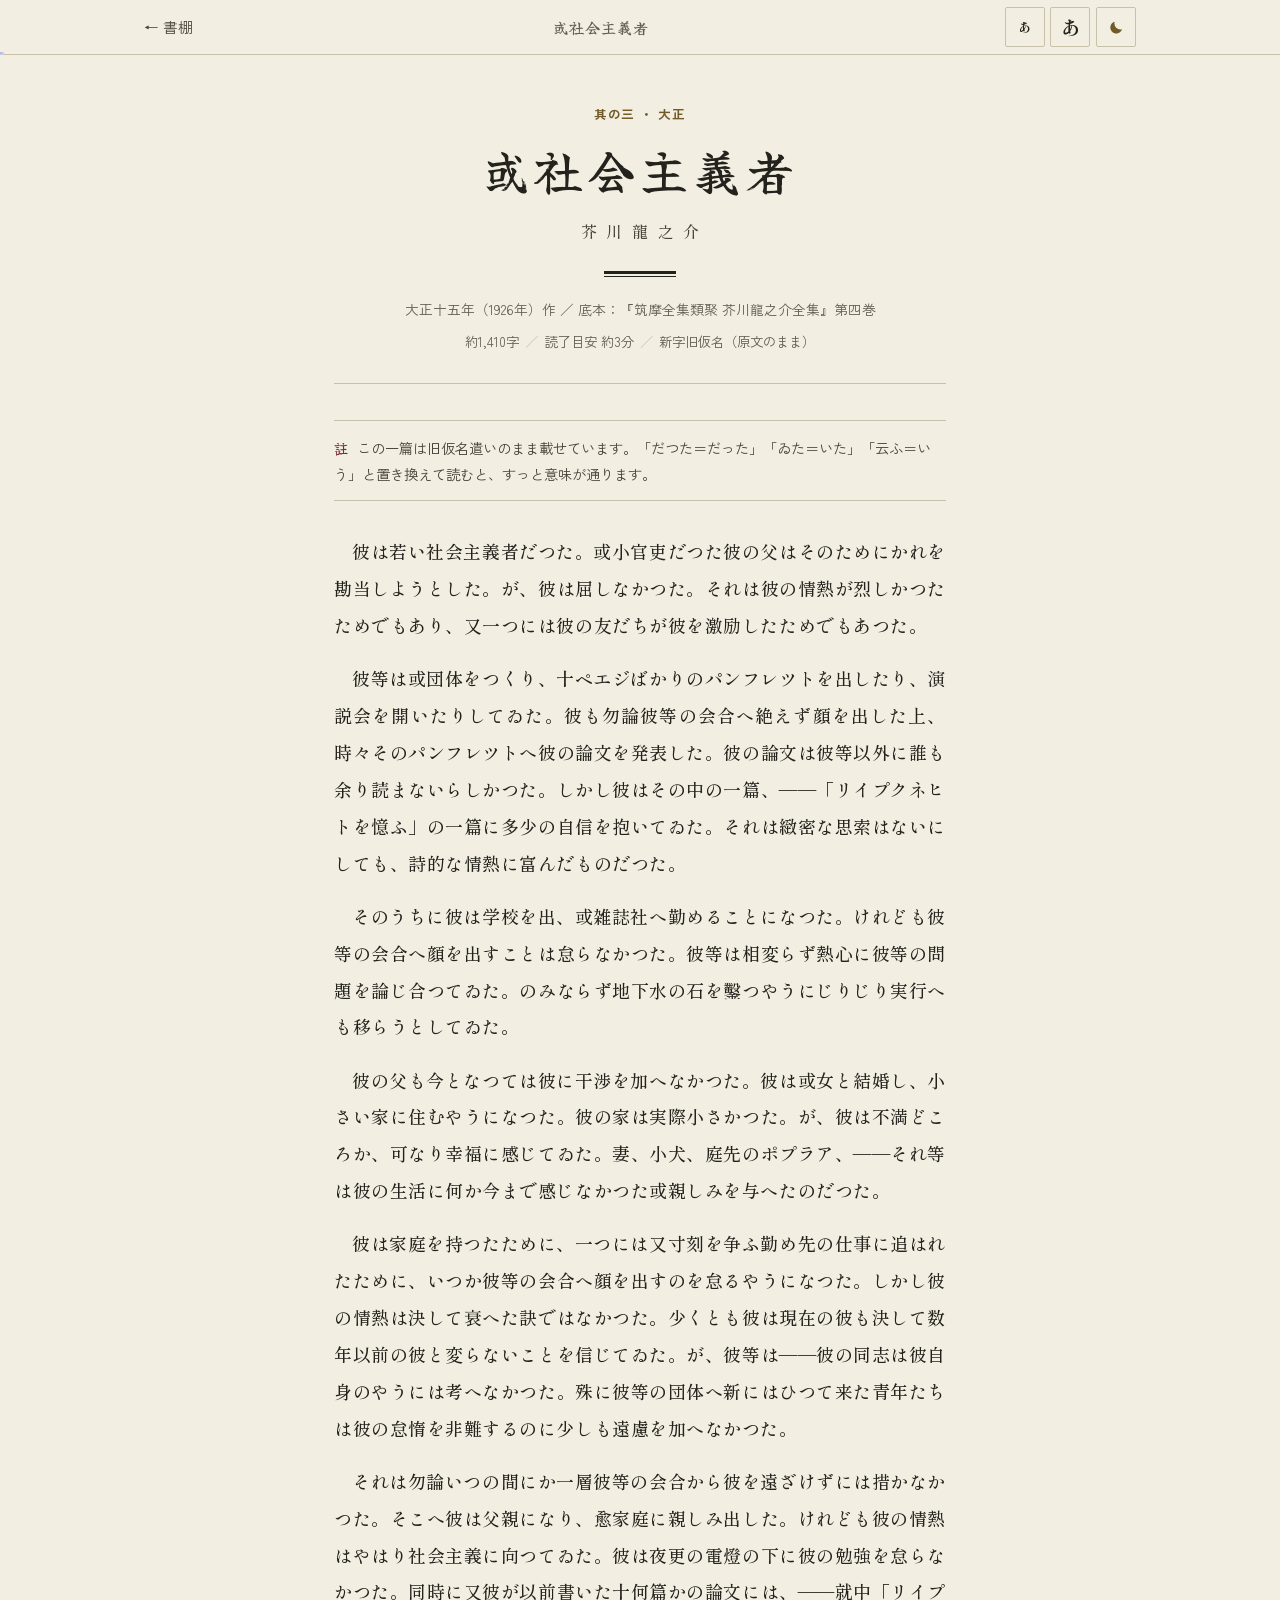
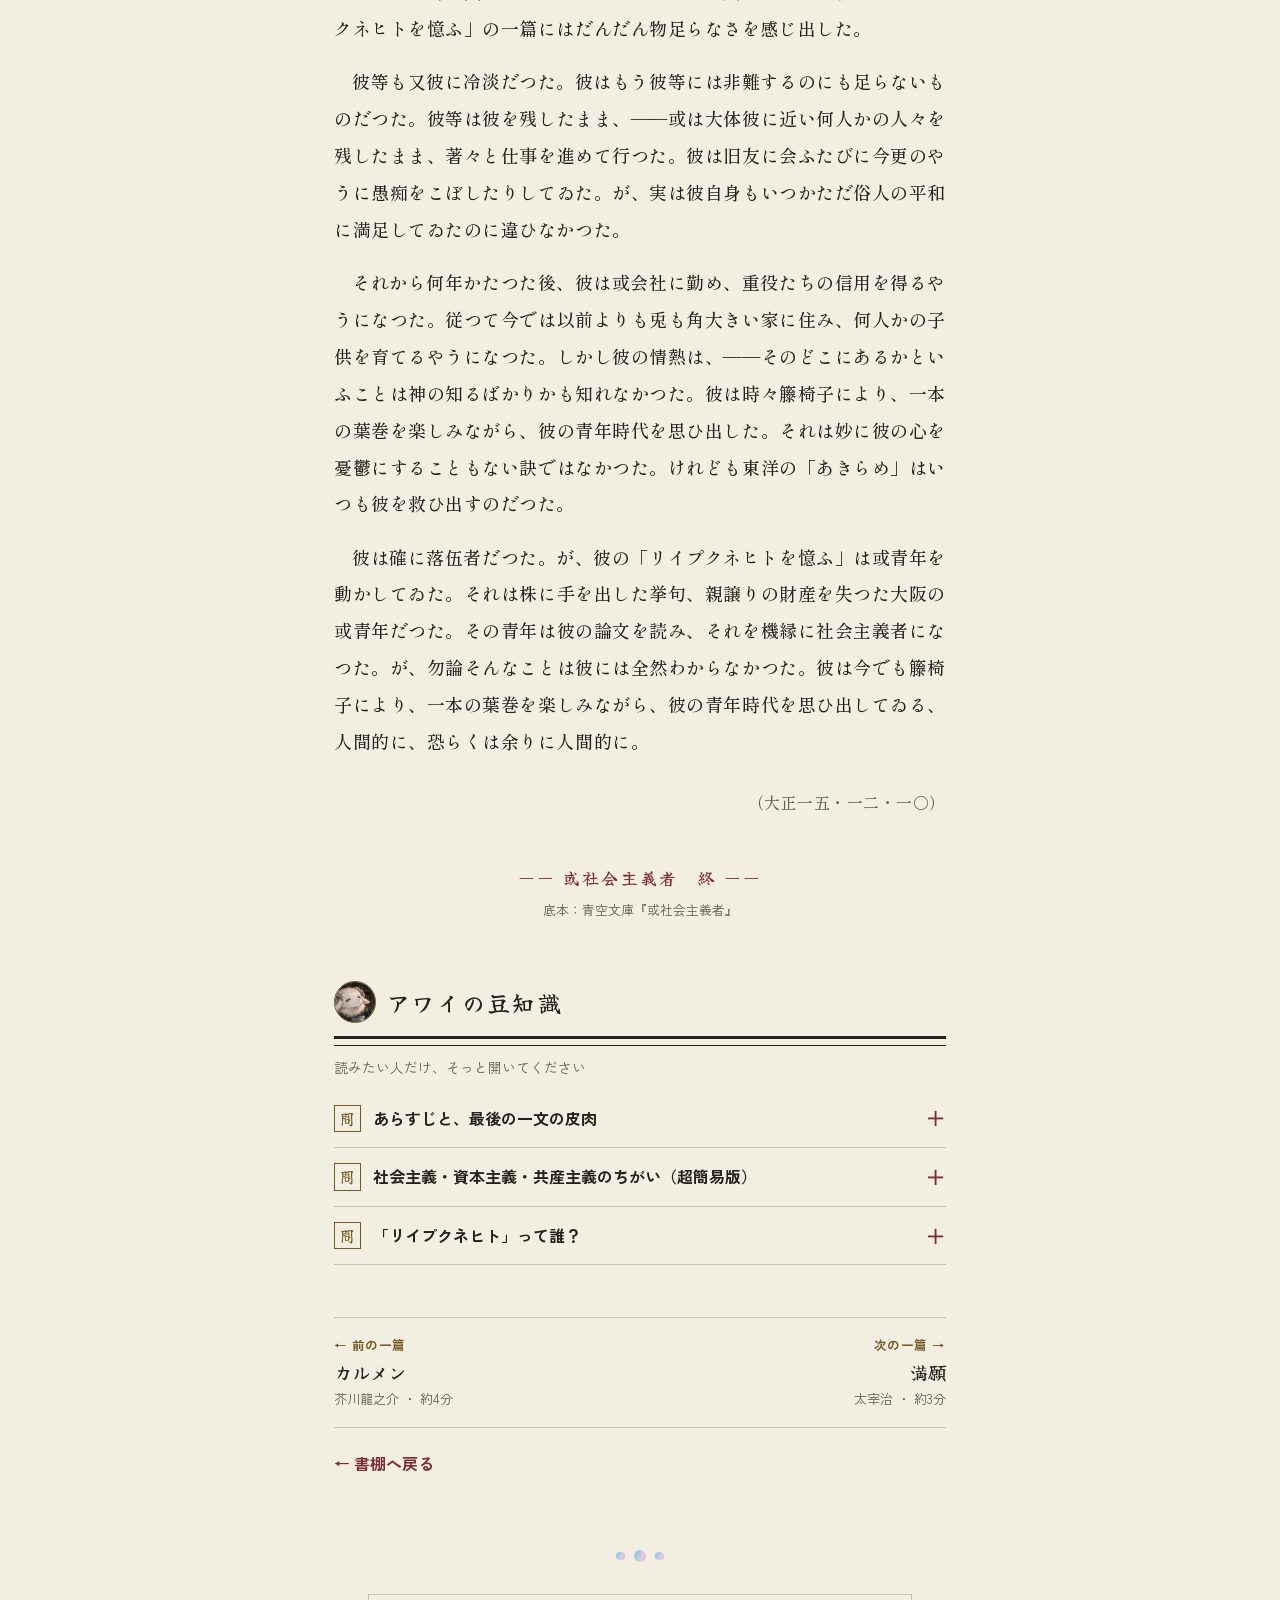
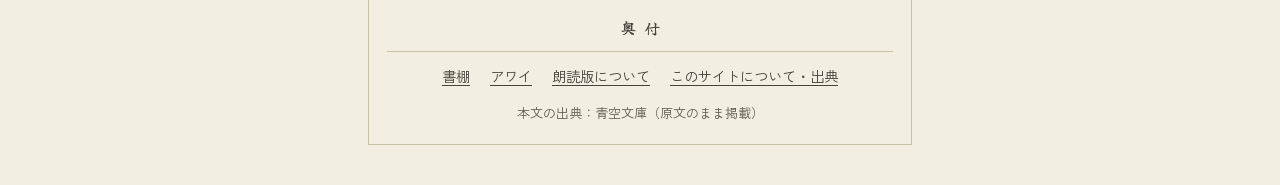
<file: shakai.html>
<!doctype html>
<html lang="ja">
<head>
<meta charset="utf-8">
<meta name="viewport" content="width=device-width, initial-scale=1, viewport-fit=cover">
<title>或社会主義者｜寝る前5分の名文</title>
<meta name="description" content="芥川龍之介「或社会主義者」を読む。約3分。">
<link rel="icon" href="assets/favicon.svg" type="image/svg+xml">
<link rel="preconnect" href="https://fonts.googleapis.com">
<link rel="preconnect" href="https://fonts.gstatic.com" crossorigin>
<link rel="stylesheet" href="https://fonts.googleapis.com/css2?family=Shippori+Mincho:wght@500;700&family=Yuji+Syuku&family=Zen+Kaku+Gothic+New:wght@400;500;700&display=swap">
<link rel="stylesheet" href="assets/style.css">
<script>document.documentElement.lang='ja';try{var t=localStorage.getItem('nemae5-theme');if(t==='dark'||t==='light'){document.documentElement.setAttribute('data-theme',t);}var s=localStorage.getItem('nemae5-size');if(s&&!isNaN(parseFloat(s))){document.documentElement.style.setProperty('--read-size',parseFloat(s)+'rem');}}catch(e){}</script>
</head>
<body class="reading">
<header class="bar reading"><div class="wrap bar-in"><a class="back" href="index.html#shelf">← 書棚</a><span class="bar-title">或社会主義者</span><span class="tools"><button class="sz minus" id="fontMinus" type="button" aria-label="文字を小さく">あ</button><button class="sz plus" id="fontPlus" type="button" aria-label="文字を大きく">あ</button><button class="theme icon" id="themeBtn" type="button"><svg class="i-moon" viewBox="0 0 24 24" aria-hidden="true"><path fill="currentColor" d="M20 14.5A8.5 8.5 0 0 1 9.5 4a8.5 8.5 0 1 0 10.5 10.5z"/></svg><svg class="i-sun" viewBox="0 0 24 24" aria-hidden="true"><circle cx="12" cy="12" r="4.5" fill="currentColor"/><path fill="none" stroke="currentColor" stroke-width="2" stroke-linecap="round" d="M12 2v3M12 19v3M2 12h3M19 12h3M4.9 4.9 7 7M17 17l2.1 2.1M4.9 19.1 7 17M17 7l2.1-2.1"/></svg></button></span></div><div id="progress"></div></header>
<main class="wrap sheet">
<article>
<header class="work-head"><span class="no">其の三 ・ 大正</span><h1>或社会主義者</h1><p class="w-author">芥川龍之介</p><span class="kazari"></span><p class="w-sub">大正十五年（1926年）作 ／ 底本：『筑摩全集類聚 芥川龍之介全集』第四巻</p><p class="specs"><span>約1,410字</span><span>読了目安 約3分</span><span>新字旧仮名（原文のまま）</span></p></header>
<p class="callout"><b>註</b>この一篇は旧仮名遣いのまま載せています。「だつた＝だった」「ゐた＝いた」「云ふ＝いう」と置き換えて読むと、すっと意味が通ります。</p>
<div class="honbun" id="honbun">
<p>彼は若い社会主義者だつた。或小官吏だつた彼の父はそのためにかれを勘当しようとした。が、彼は屈しなかつた。それは彼の情熱が烈しかつたためでもあり、又一つには彼の友だちが彼を激励したためでもあつた。</p>
<p>彼等は或団体をつくり、十ペエジばかりのパンフレツトを出したり、演説会を開いたりしてゐた。彼も勿論彼等の会合へ絶えず顔を出した上、時々そのパンフレツトへ彼の論文を発表した。彼の論文は彼等以外に誰も余り読まないらしかつた。しかし彼はその中の一篇、――「リイプクネヒトを憶ふ」の一篇に多少の自信を抱いてゐた。それは緻密な思索はないにしても、詩的な情熱に富んだものだつた。</p>
<p>そのうちに彼は学校を出、或雑誌社へ勤めることになつた。けれども彼等の会合へ顔を出すことは怠らなかつた。彼等は相変らず熱心に彼等の問題を論じ合つてゐた。のみならず地下水の石を鑿つやうにじりじり実行へも移らうとしてゐた。</p>
<p>彼の父も今となつては彼に干渉を加へなかつた。彼は或女と結婚し、小さい家に住むやうになつた。彼の家は実際小さかつた。が、彼は不満どころか、可なり幸福に感じてゐた。妻、小犬、庭先のポプラア、――それ等は彼の生活に何か今まで感じなかつた或親しみを与へたのだつた。</p>
<p>彼は家庭を持つたために、一つには又寸刻を争ふ勤め先の仕事に追はれたために、いつか彼等の会合へ顔を出すのを怠るやうになつた。しかし彼の情熱は決して衰へた訣ではなかつた。少くとも彼は現在の彼も決して数年以前の彼と変らないことを信じてゐた。が、彼等は――彼の同志は彼自身のやうには考へなかつた。殊に彼等の団体へ新にはひつて来た青年たちは彼の怠惰を非難するのに少しも遠慮を加へなかつた。</p>
<p>それは勿論いつの間にか一層彼等の会合から彼を遠ざけずには措かなかつた。そこへ彼は父親になり、愈家庭に親しみ出した。けれども彼の情熱はやはり社会主義に向つてゐた。彼は夜更の電燈の下に彼の勉強を怠らなかつた。同時に又彼が以前書いた十何篇かの論文には、――就中「リイプクネヒトを憶ふ」の一篇にはだんだん物足らなさを感じ出した。</p>
<p>彼等も又彼に冷淡だつた。彼はもう彼等には非難するのにも足らないものだつた。彼等は彼を残したまま、――或は大体彼に近い何人かの人々を残したまま、著々と仕事を進めて行つた。彼は旧友に会ふたびに今更のやうに愚痴をこぼしたりしてゐた。が、実は彼自身もいつかただ俗人の平和に満足してゐたのに違ひなかつた。</p>
<p>それから何年かたつた後、彼は或会社に勤め、重役たちの信用を得るやうになつた。従つて今では以前よりも兎も角大きい家に住み、何人かの子供を育てるやうになつた。しかし彼の情熱は、――そのどこにあるかといふことは神の知るばかりかも知れなかつた。彼は時々籐椅子により、一本の葉巻を楽しみながら、彼の青年時代を思ひ出した。それは妙に彼の心を憂鬱にすることもない訣ではなかつた。けれども東洋の「あきらめ」はいつも彼を救ひ出すのだつた。</p>
<p>彼は確に落伍者だつた。が、彼の「リイプクネヒトを憶ふ」は或青年を動かしてゐた。それは株に手を出した挙句、親譲りの財産を失つた大阪の或青年だつた。その青年は彼の論文を読み、それを機縁に社会主義者になつた。が、勿論そんなことは彼には全然わからなかつた。彼は今でも籐椅子により、一本の葉巻を楽しみながら、彼の青年時代を思ひ出してゐる、人間的に、恐らくは余りに人間的に。</p>
<p class="date">（大正一五・一二・一〇）</p>
</div>
<p class="fin">―― 或社会主義者　終 ――</p><p class="teihon">底本：青空文庫『或社会主義者』</p>
</article>
<section class="trivia"><h2><img class="awai-cut" src="assets/awai-sheep-face.webp" alt="" width="192" height="192">アワイの豆知識</h2><p class="hint">読みたい人だけ、そっと開いてください</p>
<details>
<summary><span class="q">問</span>あらすじと、最後の一文の皮肉<span class="mark">＋</span></summary>
<div class="inner">
<p>青年時代に社会主義へ情熱を注いだ「彼」は、就職・結婚・子育てとともに運動から離れ、やがて会社の重役に信頼される「落伍者」になります。本人はもう過去の自分を物足らなく感じている。</p>
<p>ところが皮肉なことに、彼が若い頃に書いた論文「リイプクネヒトを憶ふ」は、大阪の無名の青年を本物の社会主義者へと動かしていました。言葉は、書き手を離れたあとも生き続ける――本人だけがそれを知らない、という静かな結末です。締めの「人間的に、恐らくは余りに人間的に」は、哲学者ニーチェの著書の題名の引用でもあります。</p>
</div>
</details>
<details>
<summary><span class="q">問</span>社会主義・資本主義・共産主義のちがい（超簡易版）<span class="mark">＋</span></summary>
<div class="inner">
<table class="diff">
<tr><th>資本主義</th><td>工場や土地などの「生産手段」を個人や会社が持ち、市場での競争と利益を原動力にする仕組み。今の日本はこちら。</td></tr>
<tr><th>社会主義</th><td>生産手段を社会（国や共同体）で持ち、富の偏りをならして平等を目指す考え方。資本主義への批判から生まれた。</td></tr>
<tr><th>共産主義</th><td>社会主義の先に想定された理想の段階。財産の私有自体をなくし、階級も国家も消えるとする理論。マルクスの思想が源流。</td></tr>
</table>
<p>ごく乱暴に言えば、「今の仕組み＝資本主義」「直そうとする考え＝社会主義」「その最終像＝共産主義」。この小説の時代（明治末〜大正）、日本では社会主義運動は厳しい取り締まりの対象で、作中の「彼等」の活動も、その空気のなかにあります。</p>
</div>
</details>
<details>
<summary><span class="q">問</span>「リイプクネヒト」って誰？<span class="mark">＋</span></summary>
<div class="inner">
<p>カール・リープクネヒト（1871―1919）。ドイツの社会主義者で、第一次世界大戦への反対で知られます。戦後のドイツ革命のなかで、同志ローザ・ルクセンブルクとともに殺されました。</p>
<p>「彼」が心血を注いだ論文の題名に殉じた運動家の名があることで、若き日の情熱の純度と、その後の「落伍」との落差がいっそう際立ちます。</p>
</div>
</details>
</section>
<nav class="next" aria-label="前後の作品"><div class="pn"><a href="carmen.html"><small>← 前の一篇</small><b>カルメン</b><span>芥川龍之介 ・ 約4分</span></a><a class="nx" href="mangan.html"><small>次の一篇 →</small><b>満願</b><span>太宰治 ・ 約3分</span></a></div><a class="to-shelf" href="index.html#shelf">← 書棚へ戻る</a></nav>
</main>
<footer class="foot"><div class="wrap"><div class="tama" aria-hidden="true"><i></i><i></i><i></i></div><div class="okuzuke" style="margin-top:2rem"><h2>奥付</h2><nav aria-label="フッター"><a href="index.html">書棚</a><a href="awai.html">アワイ</a><a href="audio.html">朗読版について</a><a href="about.html">このサイトについて・出典</a></nav><p style="text-align:center">本文の出典：青空文庫（原文のまま掲載）</p></div></div></footer>
<script src="assets/site.js"></script>
</body>
</html>
</file>
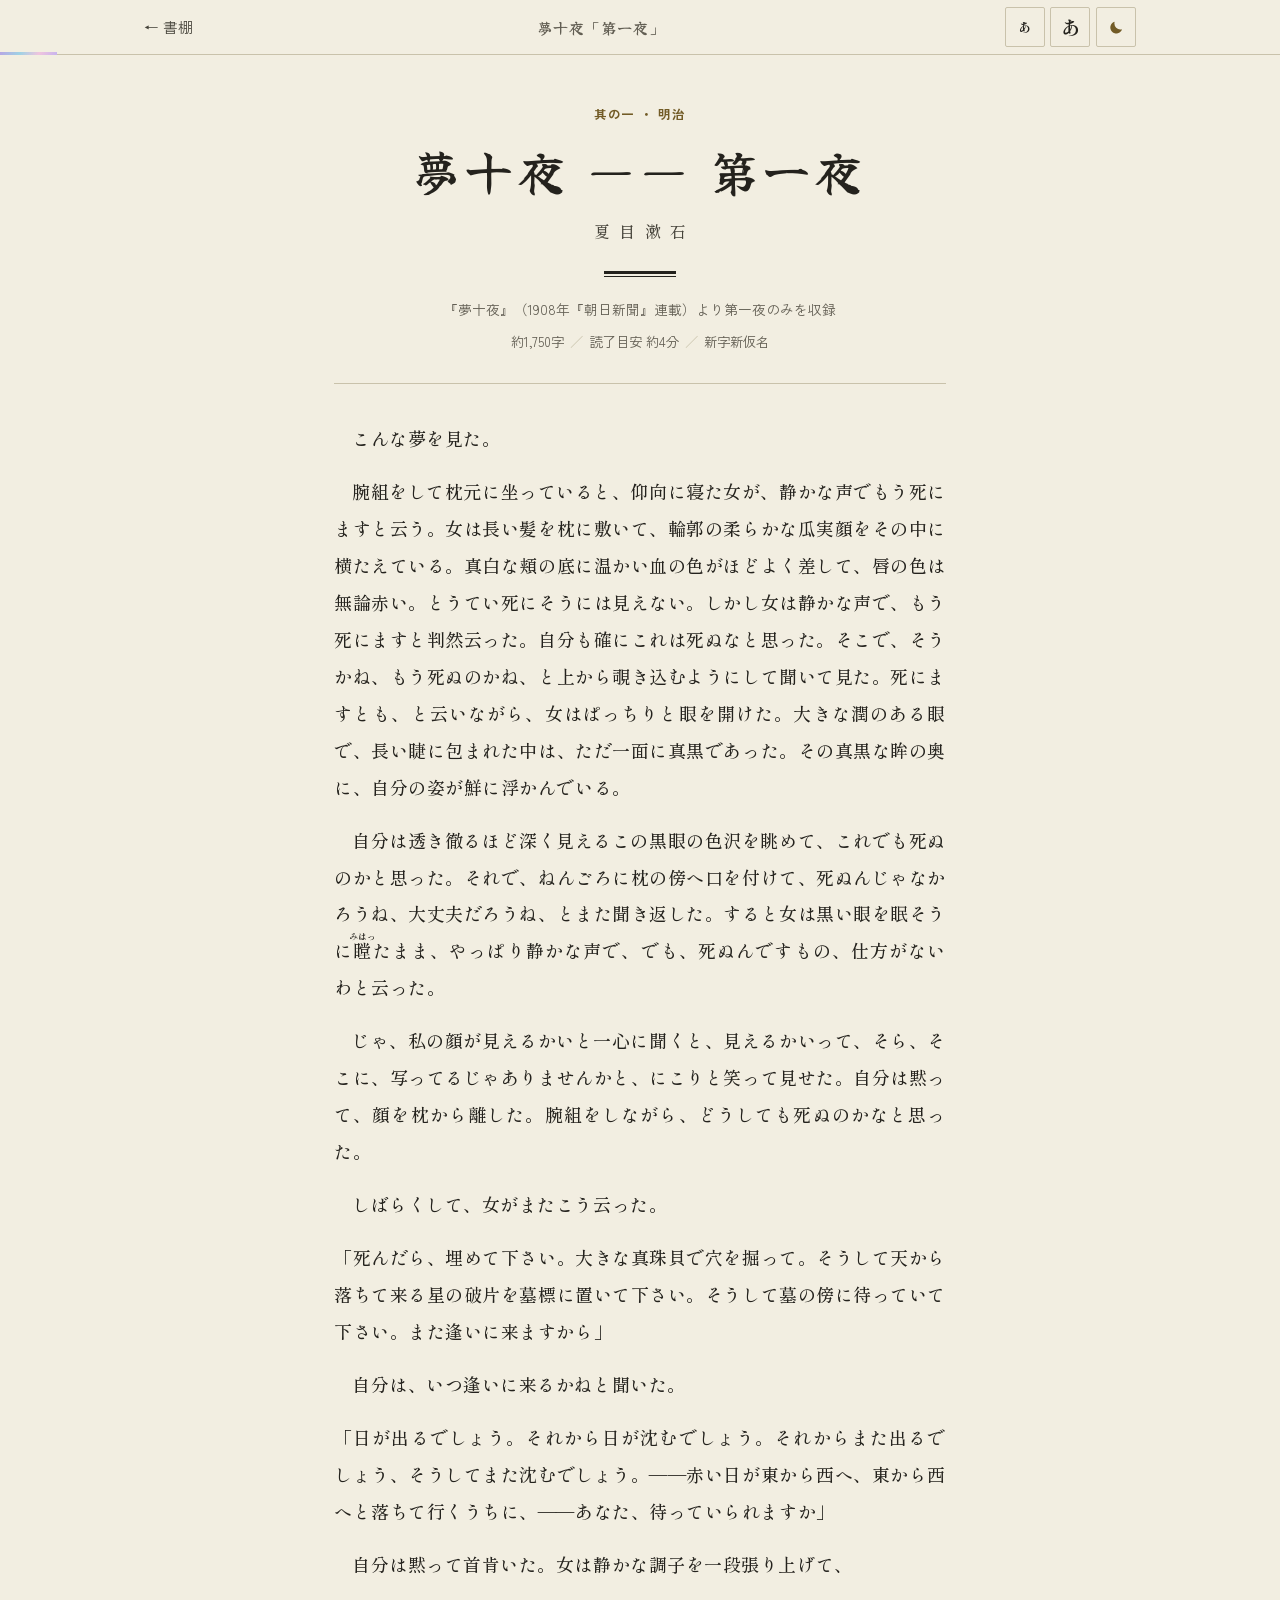
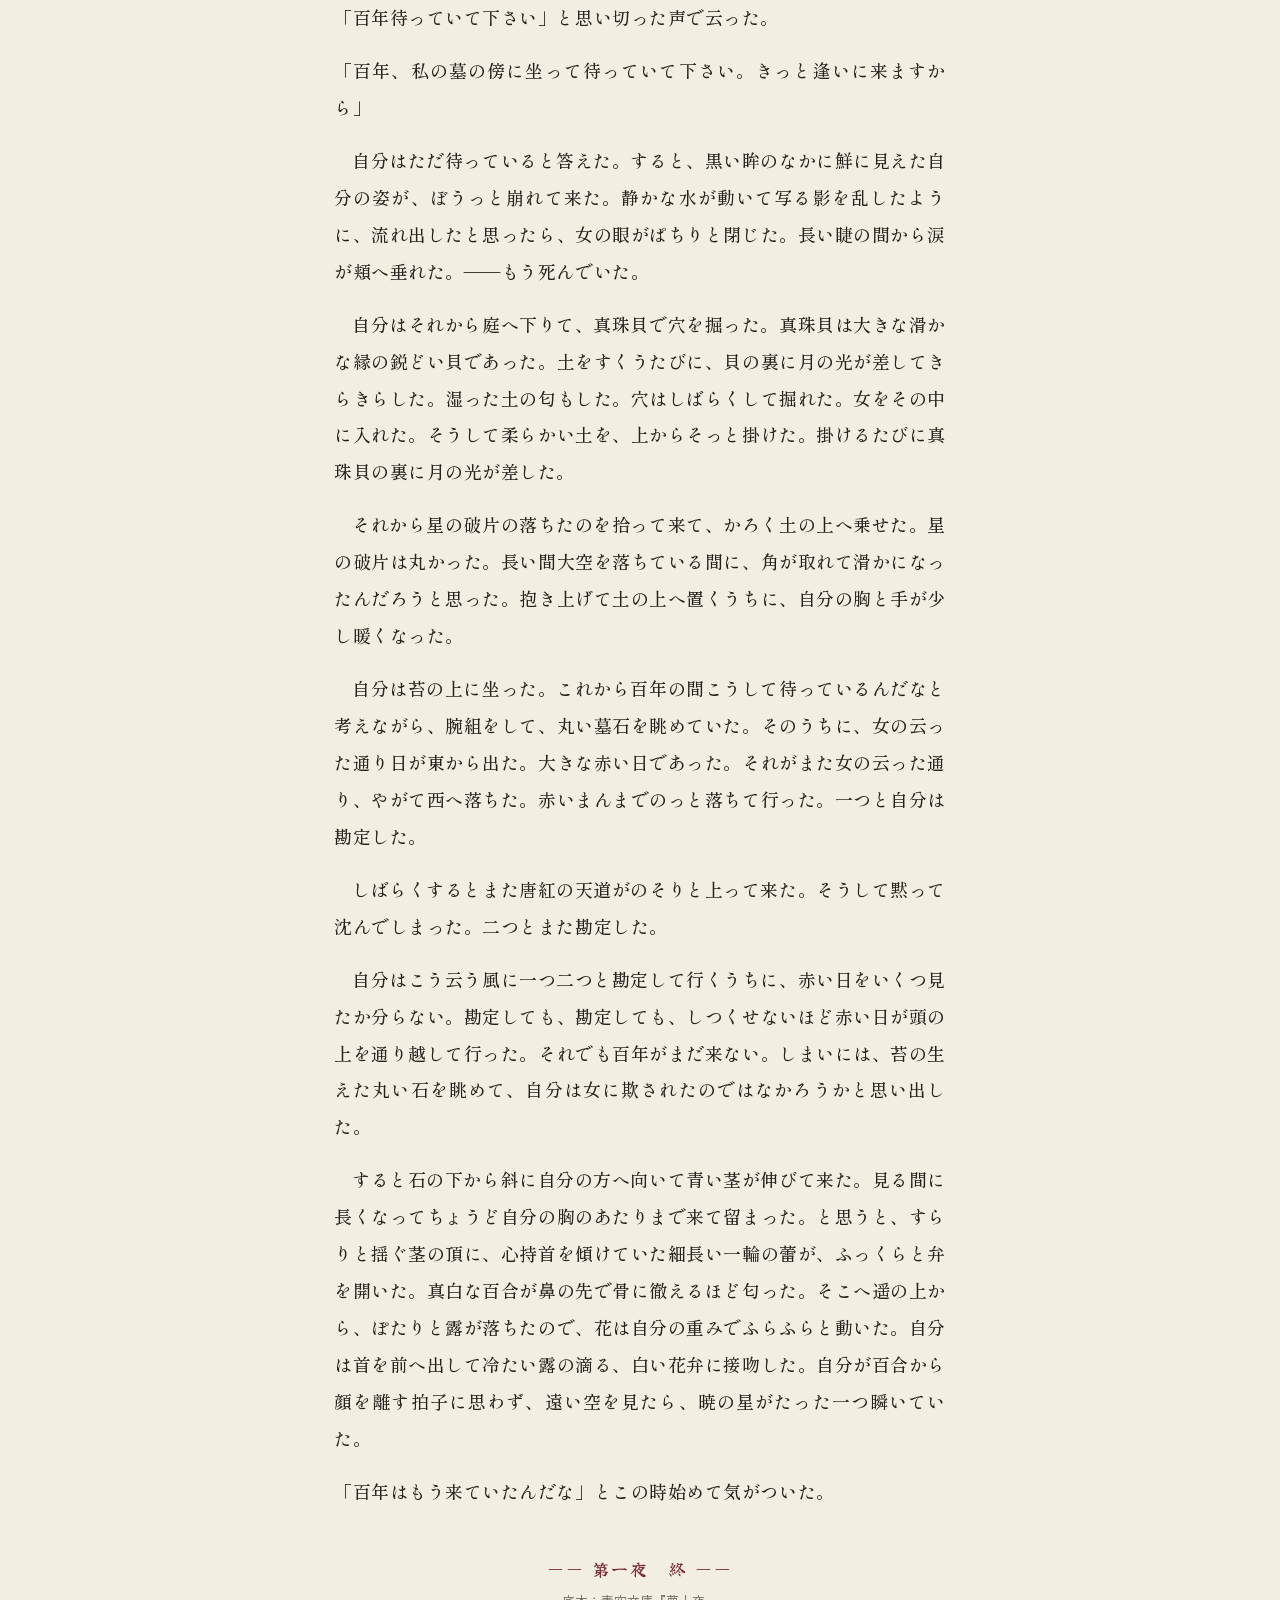
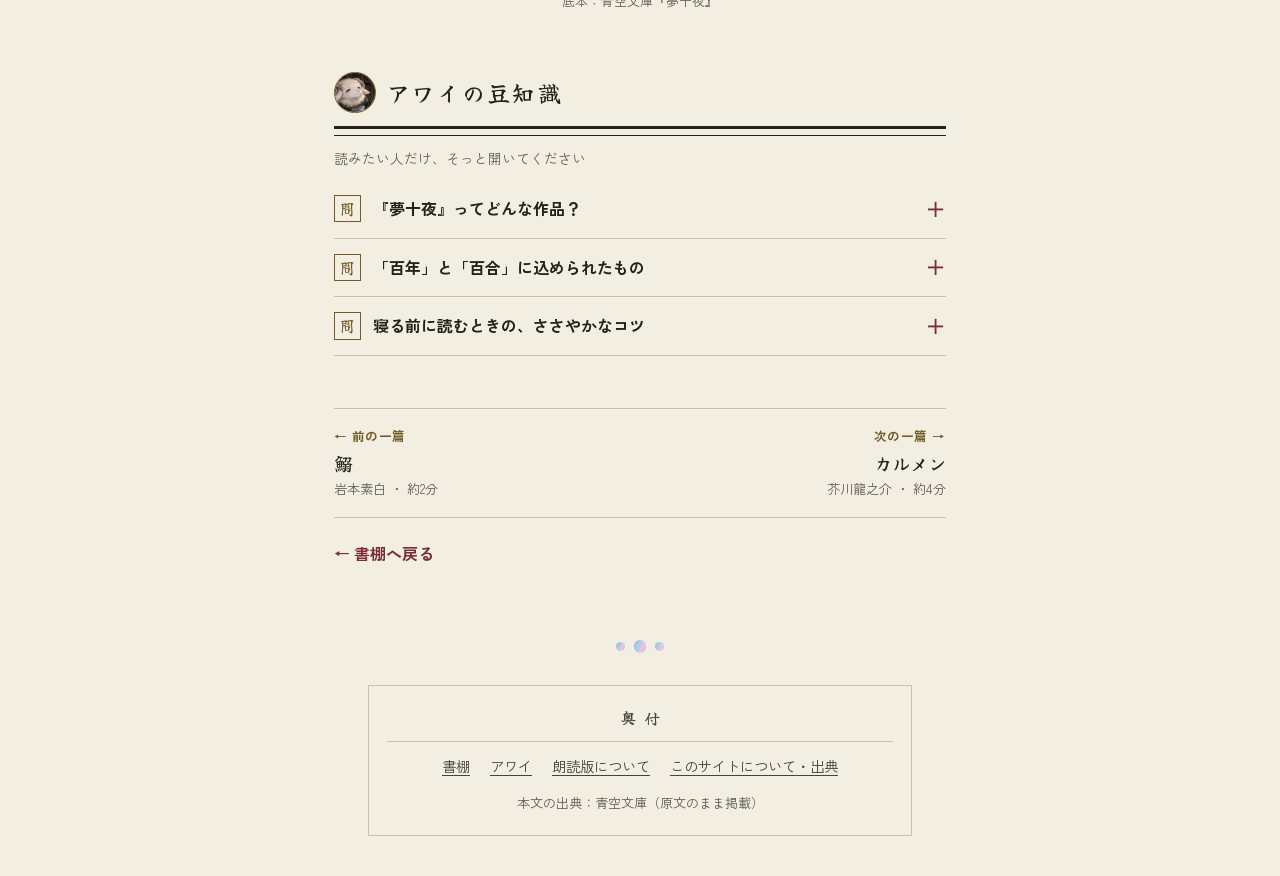
<file: yume.html>
<!doctype html>
<html lang="ja">
<head>
<meta charset="utf-8">
<meta name="viewport" content="width=device-width, initial-scale=1, viewport-fit=cover">
<title>夢十夜「第一夜」｜寝る前5分の名文</title>
<meta name="description" content="夏目漱石「夢十夜『第一夜』」を読む。約4分。">
<link rel="icon" href="assets/favicon.svg" type="image/svg+xml">
<link rel="preconnect" href="https://fonts.googleapis.com">
<link rel="preconnect" href="https://fonts.gstatic.com" crossorigin>
<link rel="stylesheet" href="https://fonts.googleapis.com/css2?family=Shippori+Mincho:wght@500;700&family=Yuji+Syuku&family=Zen+Kaku+Gothic+New:wght@400;500;700&display=swap">
<link rel="stylesheet" href="assets/style.css">
<script>document.documentElement.lang='ja';try{var t=localStorage.getItem('nemae5-theme');if(t==='dark'||t==='light'){document.documentElement.setAttribute('data-theme',t);}var s=localStorage.getItem('nemae5-size');if(s&&!isNaN(parseFloat(s))){document.documentElement.style.setProperty('--read-size',parseFloat(s)+'rem');}}catch(e){}</script>
</head>
<body class="reading">
<header class="bar reading"><div class="wrap bar-in"><a class="back" href="index.html#shelf">← 書棚</a><span class="bar-title">夢十夜「第一夜」</span><span class="tools"><button class="sz minus" id="fontMinus" type="button" aria-label="文字を小さく">あ</button><button class="sz plus" id="fontPlus" type="button" aria-label="文字を大きく">あ</button><button class="theme icon" id="themeBtn" type="button"><svg class="i-moon" viewBox="0 0 24 24" aria-hidden="true"><path fill="currentColor" d="M20 14.5A8.5 8.5 0 0 1 9.5 4a8.5 8.5 0 1 0 10.5 10.5z"/></svg><svg class="i-sun" viewBox="0 0 24 24" aria-hidden="true"><circle cx="12" cy="12" r="4.5" fill="currentColor"/><path fill="none" stroke="currentColor" stroke-width="2" stroke-linecap="round" d="M12 2v3M12 19v3M2 12h3M19 12h3M4.9 4.9 7 7M17 17l2.1 2.1M4.9 19.1 7 17M17 7l2.1-2.1"/></svg></button></span></div><div id="progress"></div></header>
<main class="wrap sheet">
<article>
<header class="work-head"><span class="no">其の一 ・ 明治</span><h1>夢十夜 ―― 第一夜</h1><p class="w-author">夏目漱石</p><span class="kazari"></span><p class="w-sub">『夢十夜』（1908年『朝日新聞』連載）より第一夜のみを収録</p><p class="specs"><span>約1,750字</span><span>読了目安 約4分</span><span>新字新仮名</span></p></header>
<div class="honbun" id="honbun">
<p>こんな夢を見た。</p>
<p>腕組をして枕元に坐っていると、仰向に寝た女が、静かな声でもう死にますと云う。女は長い髪を枕に敷いて、輪郭の柔らかな瓜実顔をその中に横たえている。真白な頬の底に温かい血の色がほどよく差して、唇の色は無論赤い。とうてい死にそうには見えない。しかし女は静かな声で、もう死にますと判然云った。自分も確にこれは死ぬなと思った。そこで、そうかね、もう死ぬのかね、と上から覗き込むようにして聞いて見た。死にますとも、と云いながら、女はぱっちりと眼を開けた。大きな潤のある眼で、長い睫に包まれた中は、ただ一面に真黒であった。その真黒な眸の奥に、自分の姿が鮮に浮かんでいる。</p>
<p>自分は透き徹るほど深く見えるこの黒眼の色沢を眺めて、これでも死ぬのかと思った。それで、ねんごろに枕の傍へ口を付けて、死ぬんじゃなかろうね、大丈夫だろうね、とまた聞き返した。すると女は黒い眼を眠そうに<ruby>瞠<rt>みはっ</rt></ruby>たまま、やっぱり静かな声で、でも、死ぬんですもの、仕方がないわと云った。</p>
<p>じゃ、私の顔が見えるかいと一心に聞くと、見えるかいって、そら、そこに、写ってるじゃありませんかと、にこりと笑って見せた。自分は黙って、顔を枕から離した。腕組をしながら、どうしても死ぬのかなと思った。</p>
<p>しばらくして、女がまたこう云った。</p>
<p class="kaiwa">「死んだら、埋めて下さい。大きな真珠貝で穴を掘って。そうして天から落ちて来る星の破片を墓標に置いて下さい。そうして墓の傍に待っていて下さい。また逢いに来ますから」</p>
<p>自分は、いつ逢いに来るかねと聞いた。</p>
<p class="kaiwa">「日が出るでしょう。それから日が沈むでしょう。それからまた出るでしょう、そうしてまた沈むでしょう。――赤い日が東から西へ、東から西へと落ちて行くうちに、――あなた、待っていられますか」</p>
<p>自分は黙って首肯いた。女は静かな調子を一段張り上げて、</p>
<p class="kaiwa">「百年待っていて下さい」と思い切った声で云った。</p>
<p class="kaiwa">「百年、私の墓の傍に坐って待っていて下さい。きっと逢いに来ますから」</p>
<p>自分はただ待っていると答えた。すると、黒い眸のなかに鮮に見えた自分の姿が、ぼうっと崩れて来た。静かな水が動いて写る影を乱したように、流れ出したと思ったら、女の眼がぱちりと閉じた。長い睫の間から涙が頬へ垂れた。――もう死んでいた。</p>
<p>自分はそれから庭へ下りて、真珠貝で穴を掘った。真珠貝は大きな滑かな縁の鋭どい貝であった。土をすくうたびに、貝の裏に月の光が差してきらきらした。湿った土の匂もした。穴はしばらくして掘れた。女をその中に入れた。そうして柔らかい土を、上からそっと掛けた。掛けるたびに真珠貝の裏に月の光が差した。</p>
<p>それから星の破片の落ちたのを拾って来て、かろく土の上へ乗せた。星の破片は丸かった。長い間大空を落ちている間に、角が取れて滑かになったんだろうと思った。抱き上げて土の上へ置くうちに、自分の胸と手が少し暖くなった。</p>
<p>自分は苔の上に坐った。これから百年の間こうして待っているんだなと考えながら、腕組をして、丸い墓石を眺めていた。そのうちに、女の云った通り日が東から出た。大きな赤い日であった。それがまた女の云った通り、やがて西へ落ちた。赤いまんまでのっと落ちて行った。一つと自分は勘定した。</p>
<p>しばらくするとまた唐紅の天道がのそりと上って来た。そうして黙って沈んでしまった。二つとまた勘定した。</p>
<p>自分はこう云う風に一つ二つと勘定して行くうちに、赤い日をいくつ見たか分らない。勘定しても、勘定しても、しつくせないほど赤い日が頭の上を通り越して行った。それでも百年がまだ来ない。しまいには、苔の生えた丸い石を眺めて、自分は女に欺されたのではなかろうかと思い出した。</p>
<p>すると石の下から斜に自分の方へ向いて青い茎が伸びて来た。見る間に長くなってちょうど自分の胸のあたりまで来て留まった。と思うと、すらりと揺ぐ茎の頂に、心持首を傾けていた細長い一輪の蕾が、ふっくらと弁を開いた。真白な百合が鼻の先で骨に徹えるほど匂った。そこへ遥の上から、ぽたりと露が落ちたので、花は自分の重みでふらふらと動いた。自分は首を前へ出して冷たい露の滴る、白い花弁に接吻した。自分が百合から顔を離す拍子に思わず、遠い空を見たら、暁の星がたった一つ瞬いていた。</p>
<p class="kaiwa">「百年はもう来ていたんだな」とこの時始めて気がついた。</p>
</div>
<p class="fin">―― 第一夜　終 ――</p><p class="teihon">底本：青空文庫『夢十夜』</p>
</article>
<section class="trivia"><h2><img class="awai-cut" src="assets/awai-sheep-face.webp" alt="" width="192" height="192">アワイの豆知識</h2><p class="hint">読みたい人だけ、そっと開いてください</p>
<details>
<summary><span class="q">問</span>『夢十夜』ってどんな作品？<span class="mark">＋</span></summary>
<div class="inner">
<p>1908年（明治41年）、『朝日新聞』に連載された十編の短い「夢」の物語です。第一夜から第十夜まで時代も舞台もばらばらで、つながりは「夢を見た」という枠組みだけ。だから一篇ずつ切り離して読めます。</p>
<p>有名な「こんな夢を見た。」の書き出しは、第一夜・第二夜・第三夜・第五夜に登場します。</p>
</div>
</details>
<details>
<summary><span class="q">問</span>「百年」と「百合」に込められたもの<span class="mark">＋</span></summary>
<div class="inner">
<p>女は「再会」の条件として、真珠貝で掘ること、星の破片を墓標にすること、そして百年待つことを求めます。どれも現実には途方もない注文ばかり。それでも「自分」は疑いながらも待ち続け、気づけば百年は過ぎていました。</p>
<p>再会の姿が「女」ではなく「白い百合」であるところが、この夢の静かな残酷さであり、美しさです。待つことそのものが、いつの間にか一生になっていた――という読み方もできます。</p>
</div>
</details>
<details>
<summary><span class="q">問</span>寝る前に読むときの、ささやかなコツ<span class="mark">＋</span></summary>
<div class="inner">
<p>数える場面（「一つ」「二つ」と日を勘定するところ）は、声に出さず心の中でゆっくり数えるように読むと、夢の時間の伸び方が体感できます。最後の一行で目を閉じるのが、この一篇の正しい閉じ方かもしれません。</p>
</div>
</details>
</section>
<nav class="next" aria-label="前後の作品"><div class="pn"><a href="iwashi.html"><small>← 前の一篇</small><b>鰯</b><span>岩本素白 ・ 約2分</span></a><a class="nx" href="carmen.html"><small>次の一篇 →</small><b>カルメン</b><span>芥川龍之介 ・ 約4分</span></a></div><a class="to-shelf" href="index.html#shelf">← 書棚へ戻る</a></nav>
</main>
<footer class="foot"><div class="wrap"><div class="tama" aria-hidden="true"><i></i><i></i><i></i></div><div class="okuzuke" style="margin-top:2rem"><h2>奥付</h2><nav aria-label="フッター"><a href="index.html">書棚</a><a href="awai.html">アワイ</a><a href="audio.html">朗読版について</a><a href="about.html">このサイトについて・出典</a></nav><p style="text-align:center">本文の出典：青空文庫（原文のまま掲載）</p></div></div></footer>
<script src="assets/site.js"></script>
</body>
</html>
</file>
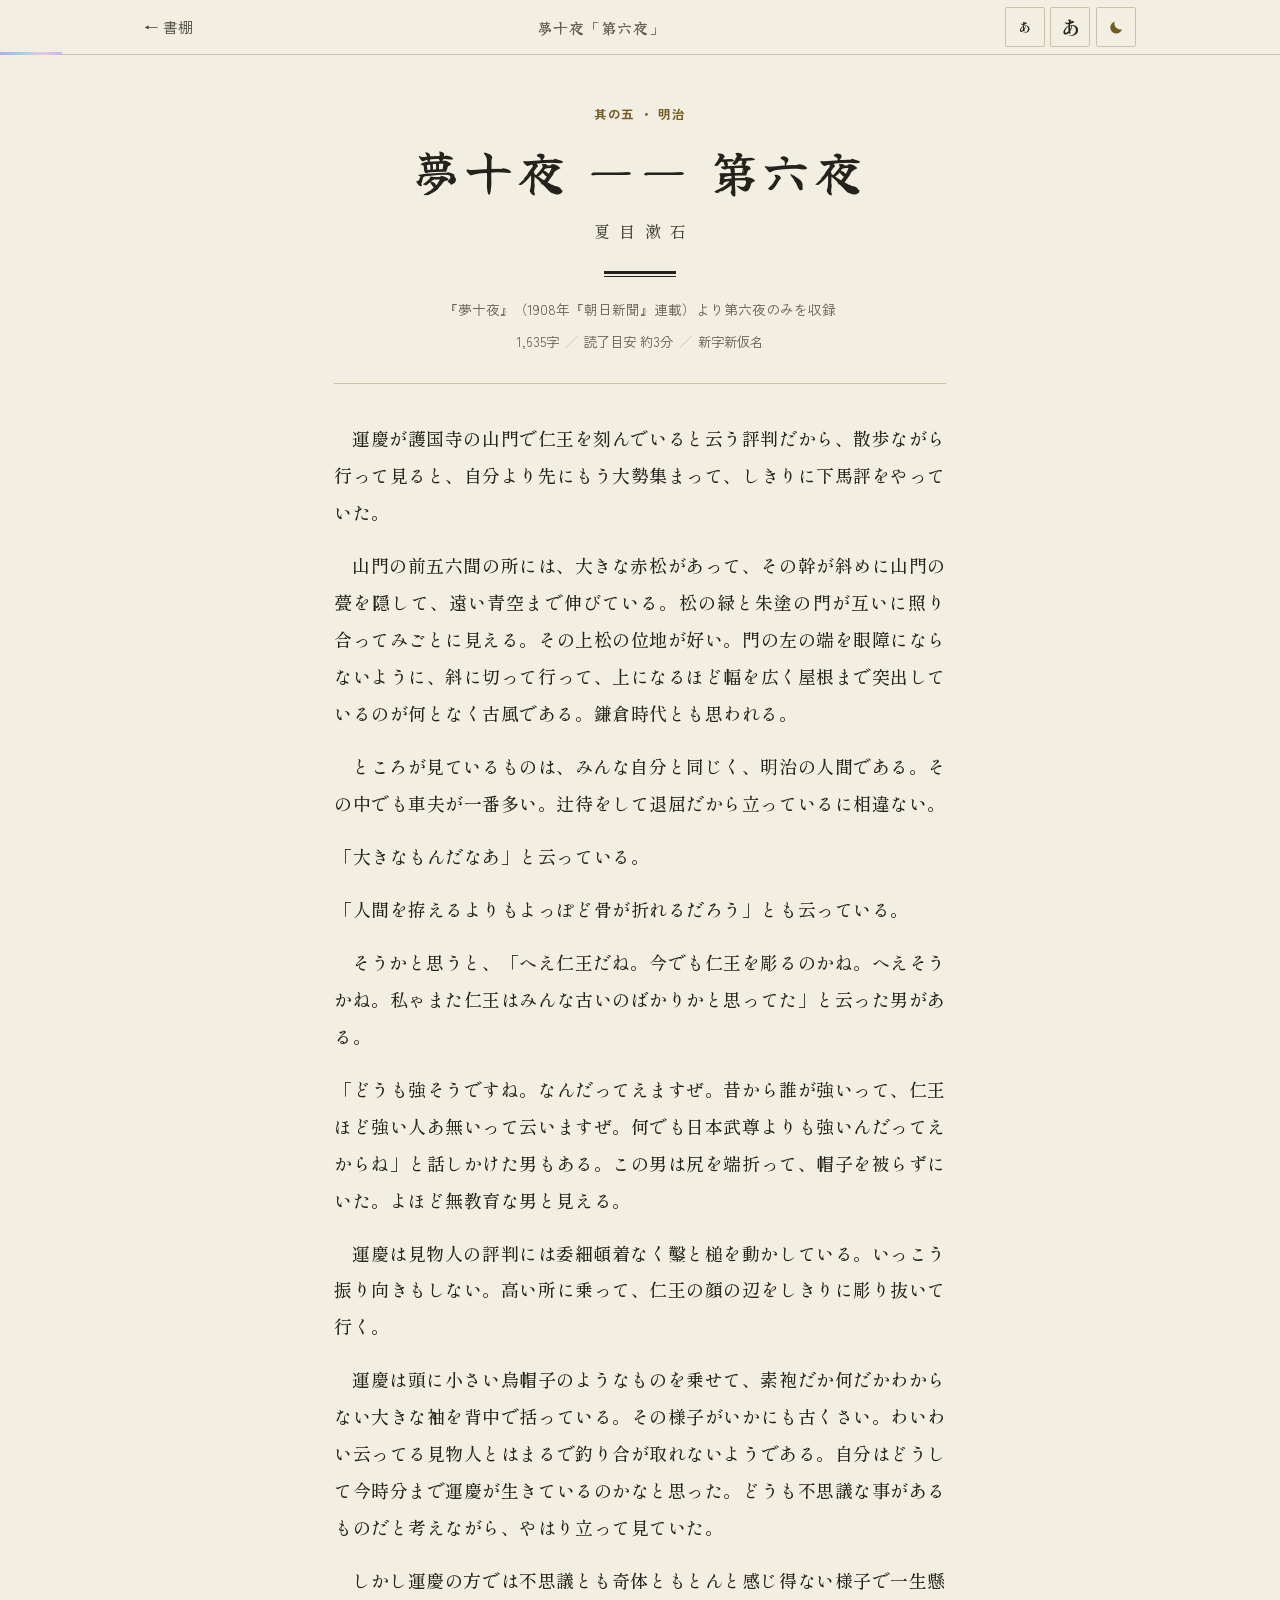
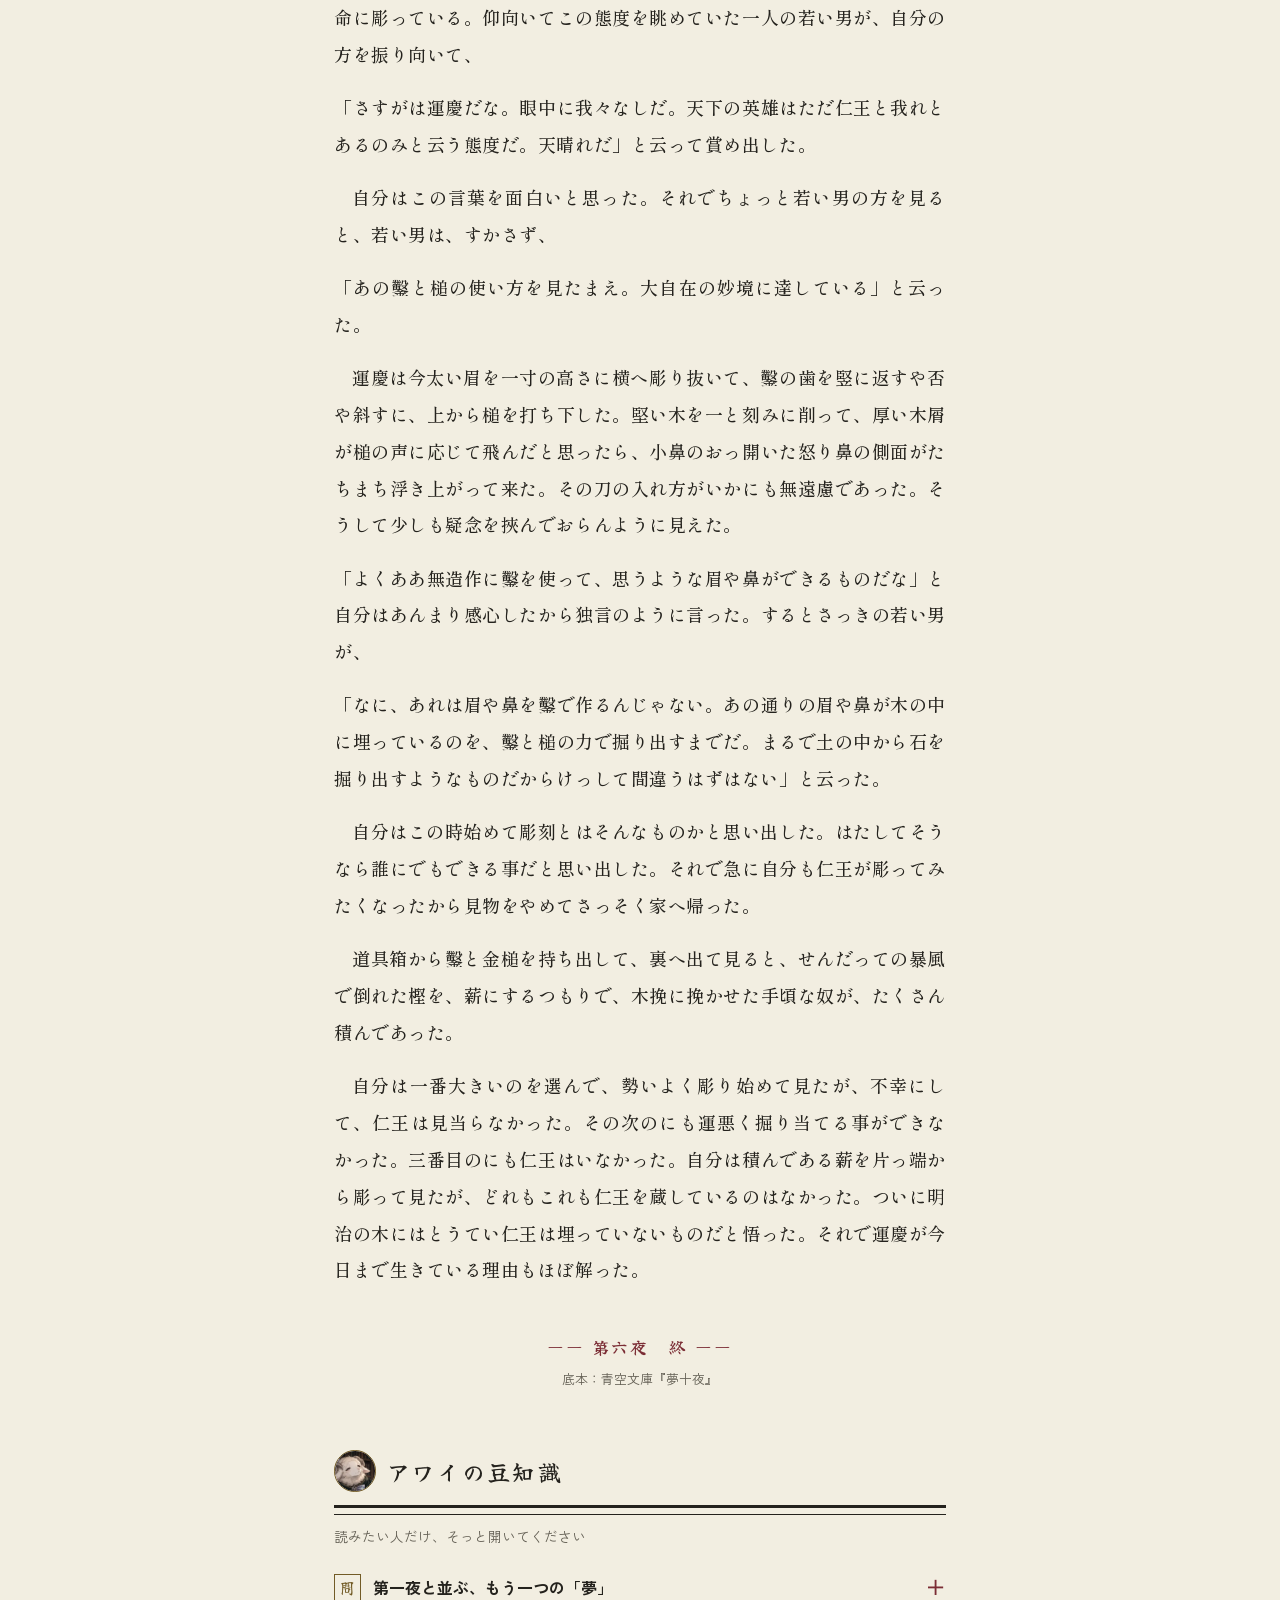
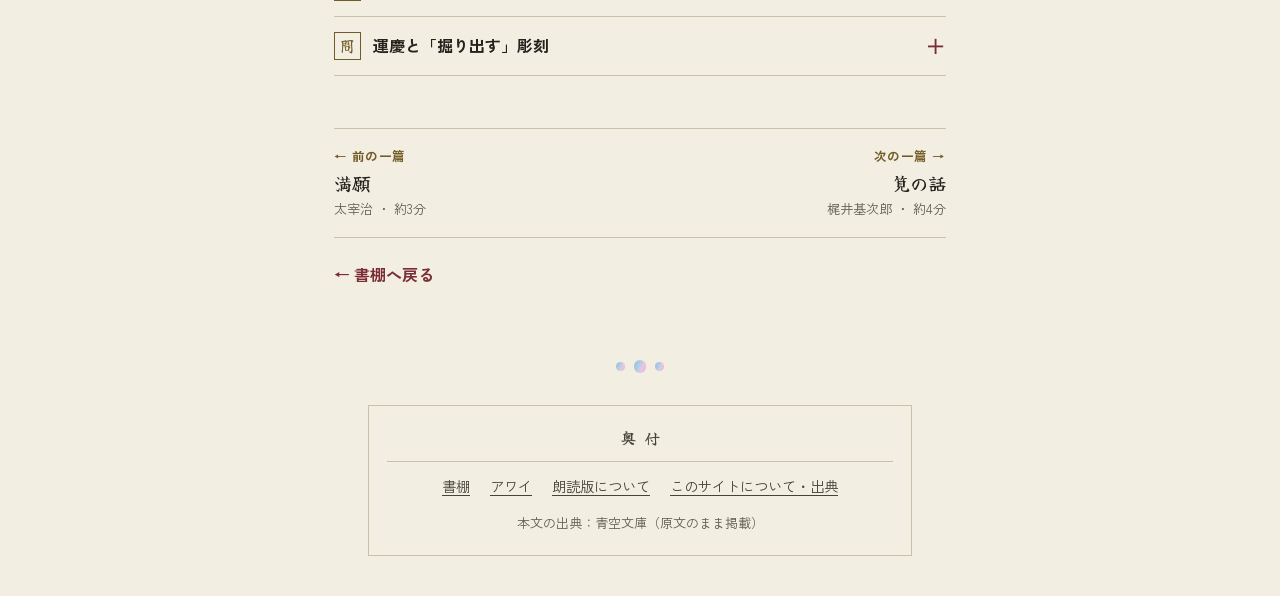
<file: yume6.html>
<!doctype html>
<html lang="ja">
<head>
<meta charset="utf-8">
<meta name="viewport" content="width=device-width, initial-scale=1, viewport-fit=cover">
<title>夢十夜「第六夜」｜寝る前5分の名文</title>
<meta name="description" content="夏目漱石「夢十夜『第六夜』」を読む。約3分。">
<link rel="icon" href="assets/favicon.svg" type="image/svg+xml">
<link rel="preconnect" href="https://fonts.googleapis.com">
<link rel="preconnect" href="https://fonts.gstatic.com" crossorigin>
<link rel="stylesheet" href="https://fonts.googleapis.com/css2?family=Shippori+Mincho:wght@500;700&family=Yuji+Syuku&family=Zen+Kaku+Gothic+New:wght@400;500;700&display=swap">
<link rel="stylesheet" href="assets/style.css">
<script>document.documentElement.lang='ja';try{var t=localStorage.getItem('nemae5-theme');if(t==='dark'||t==='light'){document.documentElement.setAttribute('data-theme',t);}var s=localStorage.getItem('nemae5-size');if(s&&!isNaN(parseFloat(s))){document.documentElement.style.setProperty('--read-size',parseFloat(s)+'rem');}}catch(e){}</script>
</head>
<body class="reading">
<header class="bar reading"><div class="wrap bar-in"><a class="back" href="index.html#shelf">← 書棚</a><span class="bar-title">夢十夜「第六夜」</span><span class="tools"><button class="sz minus" id="fontMinus" type="button" aria-label="文字を小さく">あ</button><button class="sz plus" id="fontPlus" type="button" aria-label="文字を大きく">あ</button><button class="theme icon" id="themeBtn" type="button"><svg class="i-moon" viewBox="0 0 24 24" aria-hidden="true"><path fill="currentColor" d="M20 14.5A8.5 8.5 0 0 1 9.5 4a8.5 8.5 0 1 0 10.5 10.5z"/></svg><svg class="i-sun" viewBox="0 0 24 24" aria-hidden="true"><circle cx="12" cy="12" r="4.5" fill="currentColor"/><path fill="none" stroke="currentColor" stroke-width="2" stroke-linecap="round" d="M12 2v3M12 19v3M2 12h3M19 12h3M4.9 4.9 7 7M17 17l2.1 2.1M4.9 19.1 7 17M17 7l2.1-2.1"/></svg></button></span></div><div id="progress"></div></header>
<main class="wrap sheet">
<article>
<header class="work-head"><span class="no">其の五 ・ 明治</span><h1>夢十夜 ―― 第六夜</h1><p class="w-author">夏目漱石</p><span class="kazari"></span><p class="w-sub">『夢十夜』（1908年『朝日新聞』連載）より第六夜のみを収録</p><p class="specs"><span>1,635字</span><span>読了目安 約3分</span><span>新字新仮名</span></p></header>
<div class="honbun" id="honbun">
<p>運慶が護国寺の山門で仁王を刻んでいると云う評判だから、散歩ながら行って見ると、自分より先にもう大勢集まって、しきりに下馬評をやっていた。</p>
<p>山門の前五六間の所には、大きな赤松があって、その幹が斜めに山門の甍を隠して、遠い青空まで伸びている。松の緑と朱塗の門が互いに照り合ってみごとに見える。その上松の位地が好い。門の左の端を眼障にならないように、斜に切って行って、上になるほど幅を広く屋根まで突出しているのが何となく古風である。鎌倉時代とも思われる。</p>
<p>ところが見ているものは、みんな自分と同じく、明治の人間である。その中でも車夫が一番多い。辻待をして退屈だから立っているに相違ない。</p>
<p class="kaiwa">「大きなもんだなあ」と云っている。</p>
<p class="kaiwa">「人間を拵えるよりもよっぽど骨が折れるだろう」とも云っている。</p>
<p>そうかと思うと、「へえ仁王だね。今でも仁王を彫るのかね。へえそうかね。私ゃまた仁王はみんな古いのばかりかと思ってた」と云った男がある。</p>
<p class="kaiwa">「どうも強そうですね。なんだってえますぜ。昔から誰が強いって、仁王ほど強い人あ無いって云いますぜ。何でも日本武尊よりも強いんだってえからね」と話しかけた男もある。この男は尻を端折って、帽子を被らずにいた。よほど無教育な男と見える。</p>
<p>運慶は見物人の評判には委細頓着なく鑿と槌を動かしている。いっこう振り向きもしない。高い所に乗って、仁王の顔の辺をしきりに彫り抜いて行く。</p>
<p>運慶は頭に小さい烏帽子のようなものを乗せて、素袍だか何だかわからない大きな袖を背中で括っている。その様子がいかにも古くさい。わいわい云ってる見物人とはまるで釣り合が取れないようである。自分はどうして今時分まで運慶が生きているのかなと思った。どうも不思議な事があるものだと考えながら、やはり立って見ていた。</p>
<p>しかし運慶の方では不思議とも奇体ともとんと感じ得ない様子で一生懸命に彫っている。仰向いてこの態度を眺めていた一人の若い男が、自分の方を振り向いて、</p>
<p class="kaiwa">「さすがは運慶だな。眼中に我々なしだ。天下の英雄はただ仁王と我れとあるのみと云う態度だ。天晴れだ」と云って賞め出した。</p>
<p>自分はこの言葉を面白いと思った。それでちょっと若い男の方を見ると、若い男は、すかさず、</p>
<p class="kaiwa">「あの鑿と槌の使い方を見たまえ。大自在の妙境に達している」と云った。</p>
<p>運慶は今太い眉を一寸の高さに横へ彫り抜いて、鑿の歯を竪に返すや否や斜すに、上から槌を打ち下した。堅い木を一と刻みに削って、厚い木屑が槌の声に応じて飛んだと思ったら、小鼻のおっ開いた怒り鼻の側面がたちまち浮き上がって来た。その刀の入れ方がいかにも無遠慮であった。そうして少しも疑念を挾んでおらんように見えた。</p>
<p class="kaiwa">「よくああ無造作に鑿を使って、思うような眉や鼻ができるものだな」と自分はあんまり感心したから独言のように言った。するとさっきの若い男が、</p>
<p class="kaiwa">「なに、あれは眉や鼻を鑿で作るんじゃない。あの通りの眉や鼻が木の中に埋っているのを、鑿と槌の力で掘り出すまでだ。まるで土の中から石を掘り出すようなものだからけっして間違うはずはない」と云った。</p>
<p>自分はこの時始めて彫刻とはそんなものかと思い出した。はたしてそうなら誰にでもできる事だと思い出した。それで急に自分も仁王が彫ってみたくなったから見物をやめてさっそく家へ帰った。</p>
<p>道具箱から鑿と金槌を持ち出して、裏へ出て見ると、せんだっての暴風で倒れた樫を、薪にするつもりで、木挽に挽かせた手頃な奴が、たくさん積んであった。</p>
<p>自分は一番大きいのを選んで、勢いよく彫り始めて見たが、不幸にして、仁王は見当らなかった。その次のにも運悪く掘り当てる事ができなかった。三番目のにも仁王はいなかった。自分は積んである薪を片っ端から彫って見たが、どれもこれも仁王を蔵しているのはなかった。ついに明治の木にはとうてい仁王は埋っていないものだと悟った。それで運慶が今日まで生きている理由もほぼ解った。</p>
</div>
<p class="fin">―― 第六夜　終 ――</p><p class="teihon">底本：青空文庫『夢十夜』</p>
</article>
<section class="trivia"><h2><img class="awai-cut" src="assets/awai-sheep-face.webp" alt="" width="192" height="192">アワイの豆知識</h2><p class="hint">読みたい人だけ、そっと開いてください</p>
<details>
<summary><span class="q">問</span>第一夜と並ぶ、もう一つの「夢」<span class="mark">＋</span></summary>
<div class="inner">
<p>『夢十夜』は1908年（明治41年）に朝日新聞に連載された、夢を題材にした十篇の連作。本作はその第六篇で、既収録の第一夜と対になる一篇です。第一夜が静かで幻想的なのに対し、こちらは見物人たちの下馬評と運慶のやり取りが軽妙で、十夜のなかでも明るく笑える一篇として知られます。</p>
</div>
</details>
<details>
<summary><span class="q">問</span>運慶と「掘り出す」彫刻<span class="mark">＋</span></summary>
<div class="inner">
<p>運慶は実在の仏師で、奈良・東大寺南大門の金剛力士像（仁王像）の作者の一人。若い男の言う「眉や鼻は木の中に埋っているのを掘り出すまでだ」という言葉は、彫刻とは作るものではなく見出すものだ、という職人の境地を言い当てています。ただし「自分」が試すと、明治の木には仁王は埋っていませんでした――時代の違いへの、漱石らしい皮肉な結末です。</p>
</div>
</details>
</section>
<nav class="next" aria-label="前後の作品"><div class="pn"><a href="mangan.html"><small>← 前の一篇</small><b>満願</b><span>太宰治 ・ 約3分</span></a><a class="nx" href="kakei.html"><small>次の一篇 →</small><b>筧の話</b><span>梶井基次郎 ・ 約4分</span></a></div><a class="to-shelf" href="index.html#shelf">← 書棚へ戻る</a></nav>
</main>
<footer class="foot"><div class="wrap"><div class="tama" aria-hidden="true"><i></i><i></i><i></i></div><div class="okuzuke" style="margin-top:2rem"><h2>奥付</h2><nav aria-label="フッター"><a href="index.html">書棚</a><a href="awai.html">アワイ</a><a href="audio.html">朗読版について</a><a href="about.html">このサイトについて・出典</a></nav><p style="text-align:center">本文の出典：青空文庫（原文のまま掲載）</p></div></div></footer>
<script src="assets/site.js"></script>
</body>
</html>
</file>
<file: assets/style.css>
/* 構成：表紙は「扉」＝原稿用紙の升目に縦組みの題字。書棚は背表紙の並び。本文ページは紙面一枚に一篇。
   明るい画面は本文用紙と墨、暗い画面は深緑の布表紙と箔。 */
:root{
  --bg:#e9e4d4; --paper:#f2eee1; --ink:#24221d; --ink-soft:#46433a; --muted:#625e53;
  --line:#c9c2ab; --line-soft:#dad4c1;
  --cloth:#2c4639; --on-cloth:#efe9d6;
  --enji:#7b2d35; --gold:#725b26; --masu:rgba(123,45,53,.36); --frame:#24221d;
  --btn:#2c4639; --on-btn:#f2eee1; --link:#2c4639; --glow:rgba(0,0,0,0);
  --font-display:"Yuji Syuku","Shippori Mincho","Hiragino Mincho ProN","Yu Mincho","Noto Serif JP",serif;
  --font-read:"Shippori Mincho","Hiragino Mincho ProN","Yu Mincho","Noto Serif JP",serif;
  --font-ui:"Zen Kaku Gothic New","Hiragino Kaku Gothic ProN","Yu Gothic","Noto Sans JP",sans-serif;
  --read-size:1.125rem;
  color-scheme:light;
  padding-top:env(safe-area-inset-top,0px); padding-bottom:env(safe-area-inset-bottom,0px);
}
@media (prefers-color-scheme: dark){
  :root:not([data-theme="light"]){
    --bg:#141b18; --paper:#19221e; --ink:#e2dbc7; --ink-soft:#c3bca7; --muted:#989281;
    --line:#35423b; --line-soft:#27312c;
    --cloth:#23372e; --on-cloth:#d8bd7a;
    --enji:#d6938f; --gold:#cdae66; --masu:rgba(214,147,143,.34); --frame:#cdae66;
    --btn:#cdae66; --on-btn:#17201b; --link:#a8c8b4; --glow:rgba(205,174,102,.09);
    color-scheme:dark;
  }
}
:root[data-theme="dark"]{
  --bg:#141b18; --paper:#19221e; --ink:#e2dbc7; --ink-soft:#c3bca7; --muted:#989281;
  --line:#35423b; --line-soft:#27312c;
  --cloth:#23372e; --on-cloth:#d8bd7a;
  --enji:#d6938f; --gold:#cdae66; --masu:rgba(214,147,143,.34); --frame:#cdae66;
  --btn:#cdae66; --on-btn:#17201b; --link:#a8c8b4; --glow:rgba(205,174,102,.09);
  color-scheme:dark;
}
*{box-sizing:border-box}
html{-webkit-text-size-adjust:100%}
body{margin:0;background:var(--bg);color:var(--ink);font-family:var(--font-ui);font-size:1rem;
  line-height:1.8;-webkit-font-smoothing:antialiased}
body.reading{background:var(--paper)}
body::before{content:"";position:fixed;inset:0 0 auto;height:env(safe-area-inset-top,0px);z-index:10;background:var(--bg)}
body.reading::before{background:var(--paper)}
img{max-width:100%}
[hidden]{display:none!important}
a{color:var(--link);text-underline-offset:.22em}
button{font:inherit;color:inherit;cursor:pointer}
:focus-visible{outline:2px solid var(--gold);outline-offset:3px}
::selection{background:var(--cloth);color:var(--on-cloth)}
h1,h2,h3{font-family:var(--font-display);font-weight:400;text-wrap:balance;word-break:auto-phrase}

.wrap{max-width:60rem;margin-inline:auto;
  padding-left:max(16px, env(safe-area-inset-left, 0px));
  padding-right:max(16px, env(safe-area-inset-right, 0px))}
.wrap.narrow{max-width:46rem}
.wrap.sheet{max-width:calc(var(--read-size) * 34 + 2rem)}

/* 検印ふうの印 */
.seal{display:inline-block;flex:none;writing-mode:vertical-rl;font-family:var(--font-display);font-size:.72rem;
  line-height:1.15;letter-spacing:.08em;color:var(--enji);border:1.5px solid var(--enji);border-radius:3px;
  padding:.24rem .17rem;transform:rotate(-4deg)}
.stamp{display:inline-block;font-family:var(--font-display);font-size:1.05rem;letter-spacing:.32em;text-indent:.32em;
  color:var(--enji);border:2px solid var(--enji);border-radius:3px;padding:.1rem .7rem;transform:rotate(-2deg)}

/* 上部バー */
.bar{position:relative;background:var(--bg);border-bottom:1px solid var(--line)}
.bar-in{display:flex;flex-wrap:wrap;align-items:center;gap:.1rem 1.4rem;padding-block:.65rem}
.brand{margin-right:auto;display:inline-flex;align-items:center;gap:.6rem;min-height:2.5rem;
  font-family:var(--font-display);font-size:1.12rem;letter-spacing:.08em;color:var(--ink);text-decoration:none}
.nav{display:flex;flex-wrap:wrap;gap:0 1.3rem;font-size:.92rem;order:3;width:100%}
.nav a{color:var(--ink-soft);text-decoration:none;padding:.55rem 0 .4rem;border-bottom:2px solid transparent}
.nav a:hover{color:var(--enji)}
.nav a[aria-current="page"]{color:var(--ink);font-weight:700;border-bottom-color:var(--enji)}
@media(min-width:700px){.nav{order:0;width:auto}}
.theme{display:inline-flex;align-items:center;justify-content:center;gap:.45rem;min-height:2.5rem;
  border:1px solid var(--line);background:transparent;border-radius:2px;padding:.3rem .85rem;font-size:.84rem}
.theme:hover{border-color:var(--gold)}
.theme svg{width:1.05rem;height:1.05rem;flex:none;color:var(--gold)}
.theme .i-sun{display:none}
.theme[data-mode="dark"] .i-sun{display:block}
.theme[data-mode="dark"] .i-moon{display:none}
.theme.icon{width:2.5rem;padding:0}

/* 本文ページのバー */
.bar.reading{position:sticky;top:env(safe-area-inset-top,0px);z-index:20;background:var(--paper)}
.bar.reading .bar-in{flex-wrap:nowrap;gap:.5rem;padding-block:.45rem}
.back{display:inline-flex;align-items:center;min-height:2.5rem;color:var(--ink-soft);text-decoration:none;
  font-size:.92rem;white-space:nowrap;padding-right:.25rem}
.back:hover{color:var(--enji)}
.bar-title{flex:1;min-width:0;text-align:center;font-family:var(--font-display);font-size:.95rem;letter-spacing:.06em;
  color:var(--muted);white-space:nowrap;overflow:hidden;text-overflow:ellipsis}
.tools{display:flex;align-items:center;gap:.35rem;flex:none}
.sz{width:2.5rem;height:2.5rem;border:1px solid var(--line);border-radius:2px;background:transparent;
  font-family:var(--font-read);font-weight:700;line-height:1;padding:0}
.sz.minus{font-size:.8rem}
.sz.plus{font-size:1.2rem}
.sz:hover{border-color:var(--gold)}
.sz:disabled{opacity:.35;cursor:default}
#progress{position:absolute;left:0;bottom:-1px;height:2px;width:0;background:var(--enji)}

/* 扉：原稿用紙の題字 */
.tobira{background:radial-gradient(42rem 24rem at 88% 0,var(--glow),transparent 72%)}
.tobira-in{display:flex;flex-direction:row-reverse;align-items:flex-start;gap:1.15rem;padding-block:2rem 2.25rem}
.genko{--cell:clamp(2.1rem,9.2vw,3.1rem);flex:none;display:flex;flex-direction:row-reverse;gap:calc(var(--cell) * .3);
  margin:0;border-block:2px solid var(--masu)}
.genko .col{display:flex;flex-direction:column;border-inline:1px solid var(--masu)}
.genko .col span{display:grid;place-items:center;width:var(--cell);height:var(--cell);
  font-size:calc(var(--cell) * .74);line-height:1;border-bottom:1px solid var(--masu)}
.genko .col span:last-child{border-bottom:none}
.genko .col.em{color:var(--enji)}
.soe{display:none}
.tobira-text{flex:1;min-width:0}
.kicker{margin:0;font-size:.8rem;font-weight:700;letter-spacing:.08em;color:var(--gold);line-height:1.7;word-break:auto-phrase}
.tagline{font-family:var(--font-display);font-size:1.2rem;letter-spacing:.14em;color:var(--ink);margin:.9rem 0 0;line-height:1.6}
.lead{max-width:32em;margin:.9rem 0 0;color:var(--ink-soft);font-size:.97rem;line-height:1.95}
@media(min-width:820px){
  .tobira-in{gap:2.5rem;padding-block:3.75rem 3.25rem;align-items:center}
  .soe{display:block;flex:none;margin:0;align-self:flex-end;writing-mode:vertical-rl;font-family:var(--font-display);
    font-size:.95rem;letter-spacing:.38em;color:var(--muted)}
  .tagline{font-size:1.5rem;margin-top:1.2rem}
  .lead{font-size:1.02rem;margin-top:1.2rem}
}

/* 今夜の一篇：子持ち罫の囲み */
.btn{display:inline-flex;align-items:center;justify-content:center;min-height:3rem;padding:.6rem 1.7rem;
  background:var(--btn);color:var(--on-btn);border-radius:2px;font-weight:700;letter-spacing:.08em;
  text-decoration:none;white-space:nowrap}
.tonight{display:grid;grid-template-columns:minmax(0,1fr);gap:1.1rem 2rem;background:var(--paper);
  border:3px solid var(--frame);box-shadow:inset 0 0 0 4px var(--paper),inset 0 0 0 5px var(--frame);
  padding:1.5rem 1.45rem 1.6rem;text-decoration:none;color:inherit}
.tonight:hover .btn{filter:brightness(1.1)}
.t-label{display:flex;flex-wrap:wrap;align-items:baseline;gap:.15rem 1rem;font-size:.8rem;font-weight:700;
  letter-spacing:.16em;color:var(--gold)}
.t-date{font-weight:400;letter-spacing:.02em;color:var(--muted);font-variant-numeric:tabular-nums}
.t-title{display:block;font-family:var(--font-display);font-size:clamp(1.4rem,5.2vw,1.9rem);
  line-height:1.5;margin-top:.4rem;word-break:auto-phrase}
.t-desc{display:block;max-width:34em;margin-top:.55rem;font-family:var(--font-read);font-weight:500;
  color:var(--ink-soft);line-height:1.9}
@media(min-width:760px){
  .tonight{grid-template-columns:minmax(0,1fr) auto;align-items:end;padding:1.9rem 2.1rem 2rem}
}

/* 見出しと子持ち罫 */
.sec{padding-top:3.25rem}
.sec-head{display:flex;flex-wrap:wrap;align-items:baseline;gap:.1rem 1.25rem}
.sec-head h2{font-size:1.75rem;letter-spacing:.14em;margin:0;line-height:1.4}
.sec-head p{margin:0;font-size:.86rem;color:var(--muted)}
.sec-head::after,.block h2::after,.trivia h2::after{content:"";display:block;flex-basis:100%;height:6px;margin-top:.45rem;
  border-top:3px solid var(--frame);border-bottom:1px solid var(--frame)}
.facts{display:flex;flex-wrap:wrap;gap:.3rem 1.75rem;margin:1rem 0 0;font-size:.9rem}
.facts div{display:flex;align-items:baseline;gap:.55rem}
.facts dt{font-size:.78rem;color:var(--muted)}
.facts dd{margin:0;font-weight:700;color:var(--ink-soft);font-variant-numeric:tabular-nums}
.facts dd small{font-weight:400;font-size:.8rem;color:var(--muted)}

/* 書棚：背表紙 */
.shelf{list-style:none;margin:.5rem 0 0;padding:0}
.shelf li{border-bottom:1px solid var(--line)}
.book{display:grid;grid-template-columns:3.25rem minmax(0,1fr);gap:1.1rem;padding:1.5rem 0;text-decoration:none;color:inherit}
.spine{position:relative;display:flex;justify-content:center;align-items:flex-start;background:var(--cloth);
  color:var(--on-cloth);padding:1.5rem 0 1.4rem;min-height:11.5rem}
.spine::before,.spine::after{content:"";position:absolute;left:0;right:0;height:4px;
  border-block:1px solid var(--on-cloth);opacity:.75}
.spine::before{top:.55rem}
.spine::after{bottom:.55rem}
.s-title{writing-mode:vertical-rl;font-family:var(--font-display);font-size:1.3rem;letter-spacing:.14em;line-height:1}
.b-body{display:grid;grid-template-columns:minmax(0,1fr);gap:.55rem 2rem;align-content:start}
.no{display:block;font-size:.78rem;font-weight:700;letter-spacing:.14em;color:var(--gold)}
.b-author{display:block;font-family:var(--font-read);font-weight:500;font-size:.97rem;color:var(--ink);margin-top:.15rem;
  font-variant-numeric:tabular-nums}
.b-desc{display:block;font-family:var(--font-read);font-weight:500;line-height:1.9;color:var(--ink-soft)}
.specs{display:flex;flex-wrap:wrap;font-size:.84rem;color:var(--muted);font-variant-numeric:tabular-nums}
.specs span+span::before{content:"／";margin:0 .45em;color:var(--line)}
.b-meta .specs{margin-top:.3rem}
.b-go{display:block;margin-top:.55rem;font-size:.94rem;font-weight:700;color:var(--enji)}
.book:hover .spine{filter:brightness(1.12)}
.book:hover .b-go{text-decoration:underline;text-underline-offset:.25em}
@media(min-width:760px){
  .book{grid-template-columns:3.75rem minmax(0,1fr);gap:1.75rem}
  .s-title{font-size:1.45rem}
  .b-body{grid-template-columns:minmax(0,17.5rem) minmax(0,1fr)}
}

.more{display:grid;grid-template-columns:minmax(0,1fr);gap:0 2.25rem}
.more a{display:block;padding:1.1rem 0;border-bottom:1px solid var(--line);text-decoration:none;color:inherit}
.more b{display:block;font-family:var(--font-display);font-weight:400;font-size:1.25rem;letter-spacing:.06em;line-height:1.5}
.more span{display:block;font-size:.88rem;color:var(--ink-soft)}
.more a:hover b{color:var(--enji)}
@media(min-width:760px){.more{grid-template-columns:repeat(2,minmax(0,1fr))}}

/* 奥付 */
.foot{margin-top:4rem;padding-block:0 2.5rem;font-size:.82rem;color:var(--muted);line-height:1.85}
.okuzuke{border:1px solid var(--line);padding:1.1rem 1.15rem 1.2rem;max-width:34rem;margin-inline:auto}
.okuzuke h2{font-size:.95rem;letter-spacing:.5em;text-indent:.5em;text-align:center;margin:0 0 .7rem;color:var(--ink-soft);
  padding-bottom:.6rem;border-bottom:1px solid var(--line)}
.okuzuke nav{display:flex;flex-wrap:wrap;justify-content:center;gap:.2rem 1.25rem;font-size:.9rem}
.okuzuke nav a{color:var(--ink-soft)}
.okuzuke p{margin:.7rem 0 0}

/* 本文 */
.work-head{text-align:center;padding-block:3rem 1.9rem;border-bottom:1px solid var(--line);margin-bottom:2.25rem}
.work-head h1{font-size:clamp(2.1rem,8.2vw,3rem);line-height:1.4;letter-spacing:.1em;margin:.7rem 0 0}
.w-author{margin:.8rem 0 0;font-family:var(--font-read);font-weight:500;font-size:1rem;letter-spacing:.6em;
  text-indent:.6em;color:var(--ink-soft)}
.kazari{display:block;width:4.5rem;height:6px;margin:1.6rem auto 1.3rem;border-top:3px solid var(--frame);border-bottom:1px solid var(--frame)}
.w-sub{text-wrap:balance;margin:0;font-size:.86rem;color:var(--muted);line-height:1.7}
.work-head .specs{justify-content:center;margin:.45rem 0 0}
.callout{margin:0 0 2rem;padding:.85rem 0;border-block:1px solid var(--line);
  font-size:.9rem;line-height:1.8;color:var(--ink-soft)}
.callout b{font-family:var(--font-display);font-weight:400;color:var(--enji);margin-right:.6em}
.honbun{font-family:var(--font-read);font-weight:500;font-size:var(--read-size);line-height:2.05;
  letter-spacing:.03em;line-break:strict;overflow-wrap:anywhere;text-align:justify}
.honbun p{margin:0 0 .9em;text-indent:1em}
.honbun p.kaiwa{text-indent:0}
.honbun p.sep{text-align:center;text-indent:1em;letter-spacing:1em;color:var(--muted);margin-block:1.9em}
.honbun p.date{text-align:right;text-indent:0;color:var(--muted);font-size:.88em;margin-top:1.7em}
.honbun rt{font-size:.5em;letter-spacing:0}
.fin{margin:2.75rem 0 .3rem;text-align:center;font-family:var(--font-display);font-size:1.05rem;letter-spacing:.14em;color:var(--enji)}
.teihon{margin:0;text-align:center;font-size:.8rem;color:var(--muted)}

.trivia{margin-top:3.75rem}
.trivia h2{font-size:1.4rem;letter-spacing:.14em;margin:0}
.hint{margin:.6rem 0 .6rem;font-size:.86rem;color:var(--muted)}
details{border-bottom:1px solid var(--line)}
summary{list-style:none;cursor:pointer;display:flex;align-items:center;gap:.75rem;min-height:3.4rem;
  padding:.8rem 0;font-weight:700;line-height:1.6}
summary::-webkit-details-marker{display:none}
summary:hover{color:var(--enji)}
summary .q{flex:none;display:grid;place-items:center;width:1.7rem;height:1.7rem;border:1px solid var(--gold);
  font-family:var(--font-display);font-weight:400;font-size:.95rem;line-height:1;color:var(--gold)}
summary .mark{flex:none;margin-left:auto;font-size:1.25rem;font-weight:700;color:var(--enji);transition:transform .2s}
details[open] summary .mark{transform:rotate(45deg)}
details .inner{padding:0 0 1.25rem;color:var(--ink-soft);font-size:.97rem;line-height:1.95}
details .inner p{margin:0 0 .85em}
details .inner p:last-child{margin-bottom:0}
details .inner ul{margin:0 0 .85em;padding-left:1.3em}
details .inner li{margin:.45em 0}
details .inner strong{color:var(--ink)}
table.diff{width:100%;border-collapse:collapse;margin:0 0 1em}
table.diff th,table.diff td{border-top:1px solid var(--line);padding:.7rem 0;text-align:left;vertical-align:top}
table.diff tr:last-child th,table.diff tr:last-child td{border-bottom:1px solid var(--line)}
table.diff th{font-family:var(--font-display);font-weight:400;font-size:1.05rem;color:var(--ink);white-space:nowrap;padding-right:1.25rem}
@media(max-width:560px){
  table.diff,table.diff tbody,table.diff tr,table.diff th,table.diff td{display:block}
  table.diff th{padding-bottom:0}
  table.diff td{border-top:none;padding-top:.15rem}
  table.diff tr:last-child th{border-bottom:none}
}

.next{margin-top:3.25rem}
.next h2{font-family:var(--font-ui);font-size:.84rem;font-weight:700;letter-spacing:.14em;color:var(--gold);margin:0 0 .5rem}
.n-item{display:flex;flex-wrap:wrap;align-items:baseline;justify-content:space-between;gap:.1rem 1rem;
  padding:1rem 0;border-top:1px solid var(--line);text-decoration:none;color:inherit}
.n-item:last-of-type{border-bottom:1px solid var(--line)}
.n-title{font-family:var(--font-display);font-size:1.3rem;letter-spacing:.06em}
.n-meta{font-size:.84rem;color:var(--muted);white-space:nowrap}
.n-item:hover .n-title{color:var(--enji)}
.to-shelf{display:inline-flex;align-items:center;min-height:3rem;margin-top:.75rem;font-weight:700;color:var(--enji);text-decoration:none}

/* 朗読版・サイト案内 */
.page-head{padding-block:2.75rem .5rem}
.page-head h1{font-size:clamp(2rem,7vw,2.75rem);line-height:1.4;letter-spacing:.1em;margin:0}
.page-head .stamp-row{display:flex;flex-wrap:wrap;align-items:center;gap:.4rem 1rem;margin-bottom:1.1rem}
.status-note{font-size:.86rem;color:var(--muted)}
.page-head .lead{margin-top:1rem;font-size:1rem;max-width:36em}
.cols{display:grid;grid-template-columns:minmax(0,1fr);gap:0 3rem}
@media(min-width:820px){.cols{grid-template-columns:minmax(0,1.25fr) minmax(0,1fr)}}
.block{padding-top:2.75rem;min-width:0}
.block h2{font-size:1.4rem;letter-spacing:.08em;line-height:1.5;margin:0}
.block>p{margin:1rem 0 0;color:var(--ink-soft);line-height:1.95;max-width:40em}
.block ul.links{margin:1rem 0 0;padding-left:1.2em;line-height:1.9}
.block ul.links li{margin:.4em 0}
.steps{list-style:none;margin:0;padding:0}
.steps li{display:flex;gap:1rem;padding:1.15rem 0;border-bottom:1px solid var(--line);color:var(--ink-soft);line-height:1.9}
.steps .n{flex:none;display:grid;place-items:center;width:2rem;height:2rem;margin-top:.15rem;
  border:1px solid var(--gold);color:var(--gold);font-family:var(--font-display);font-size:1.05rem;line-height:1}
.steps li>div{min-width:0}
.steps b{font-family:var(--font-read);font-weight:700;font-size:1.08rem;color:var(--ink)}
.checklist{list-style:none;margin:0;padding:0}
.checklist li{position:relative;padding:.75rem 0 .75rem 1.5rem;border-bottom:1px solid var(--line);color:var(--ink-soft);line-height:1.8}
.checklist li::before{content:"";position:absolute;left:.15rem;top:1.6rem;width:.7rem;height:1px;background:var(--gold)}

@media(prefers-reduced-motion:reduce){*{transition:none!important;scroll-behavior:auto!important}}

/* ---- アワイの書斎：追加分 ---- */
:root{--opal:linear-gradient(115deg,#b7a6e4,#9fd2e4 35%,#f0c4de 68%,#c7b4ee)}
.wrap{max-width:64rem}
.wrap.narrow{max-width:46rem}
.wrap.sheet{max-width:calc(var(--read-size) * 34 + 2rem)}
.nav{gap:0 1.15rem}
#progress{background:var(--opal);height:3px}

/* 額装した挿絵 */
.frame{margin:0;border:1px solid var(--frame);padding:5px;background:var(--paper)}
.frame img{display:block;width:100%;height:auto}
.awai-cut{flex:none;width:2.6rem;height:2.6rem;border-radius:50%;object-fit:cover;border:1px solid var(--gold);vertical-align:middle}
.awai-name{display:block;font-size:.78rem;font-weight:700;letter-spacing:.14em;color:var(--gold)}
.awai-line{display:block;font-family:var(--font-display);font-size:1.15rem;line-height:1.7;margin-top:.3rem;color:var(--ink)}

/* 扉にアワイ */
.tobira-in{flex-wrap:wrap;row-gap:1.6rem}
.awai-greet{flex:0 0 100%;margin:0}
.awai-greet .frame img{aspect-ratio:3/2;object-fit:cover;object-position:50% 22%}
.awai-greet figcaption{margin-top:.8rem}
@media(min-width:900px){
  .tobira-in{flex-wrap:nowrap;gap:2.25rem;align-items:center}
  .awai-greet{flex:0 0 24.5rem}
  .awai-greet .frame img{aspect-ratio:auto}
}
.t-from{display:flex;align-items:center;gap:.65rem;margin-top:.9rem;font-size:.9rem;color:var(--muted)}

/* 玉のかざり */
.tama{display:flex;justify-content:center;gap:.55rem;margin:2rem 0 0}
.tama i{width:.55rem;height:.55rem;border-radius:50%;background:var(--opal)}
.tama i:nth-child(2){width:.8rem;height:.8rem;margin-top:-.12rem}

/* 豆知識の見出し */
.trivia h2{display:flex;flex-wrap:wrap;align-items:center;gap:.7rem}
.trivia h2::after{margin-top:.1rem}

/* 前後の一篇 */
.pn{display:grid;grid-template-columns:repeat(2,minmax(0,1fr));gap:0 1.5rem;border-block:1px solid var(--line)}
.pn a{display:block;padding:1rem 0;text-decoration:none;color:inherit;min-width:0}
.pn a.nx{text-align:right}
.pn small{display:block;font-size:.78rem;font-weight:700;letter-spacing:.12em;color:var(--gold)}
.pn b{display:block;font-family:var(--font-display);font-weight:400;font-size:1.15rem;line-height:1.5;margin-top:.15rem;overflow-wrap:anywhere}
.pn span{display:block;font-size:.82rem;color:var(--muted)}
.pn a:hover b{color:var(--enji)}

/* アワイの紹介 */
.awai-pair{display:grid;grid-template-columns:minmax(0,1fr);gap:1.5rem;margin:1.5rem 0 0}
.awai-pair figcaption{margin-top:.6rem;text-align:center;font-family:var(--font-read);font-weight:500;color:var(--ink-soft)}
.awai-pair figcaption b{display:block;font-family:var(--font-display);font-weight:400;font-size:1.2rem;letter-spacing:.1em;color:var(--ink)}
@media(min-width:620px){.awai-pair{grid-template-columns:repeat(2,minmax(0,1fr))}}
.awai-pair.small{grid-template-columns:repeat(2,minmax(0,1fr));gap:1rem;max-width:34rem;margin-top:1.15rem}
.awai-pair.small figcaption{font-size:.9rem}
.profile{margin:0}
.profile>div{display:flex;gap:1rem;padding:.8rem 0;border-bottom:1px solid var(--line)}
.profile dt{flex:none;width:5.6rem;font-size:.8rem;color:var(--muted);padding-top:.25rem}
.profile dd{margin:0;color:var(--ink-soft);line-height:1.85}
.quote{font-family:var(--font-display);font-size:clamp(1.2rem,4.6vw,1.6rem);line-height:1.7;margin:1rem 0 0;color:var(--ink)}
.more-link{display:inline-flex;align-items:center;min-height:3rem;margin-top:.5rem;font-weight:700;color:var(--enji);text-decoration:none}
.more-link:hover{text-decoration:underline;text-underline-offset:.25em}
</file>
